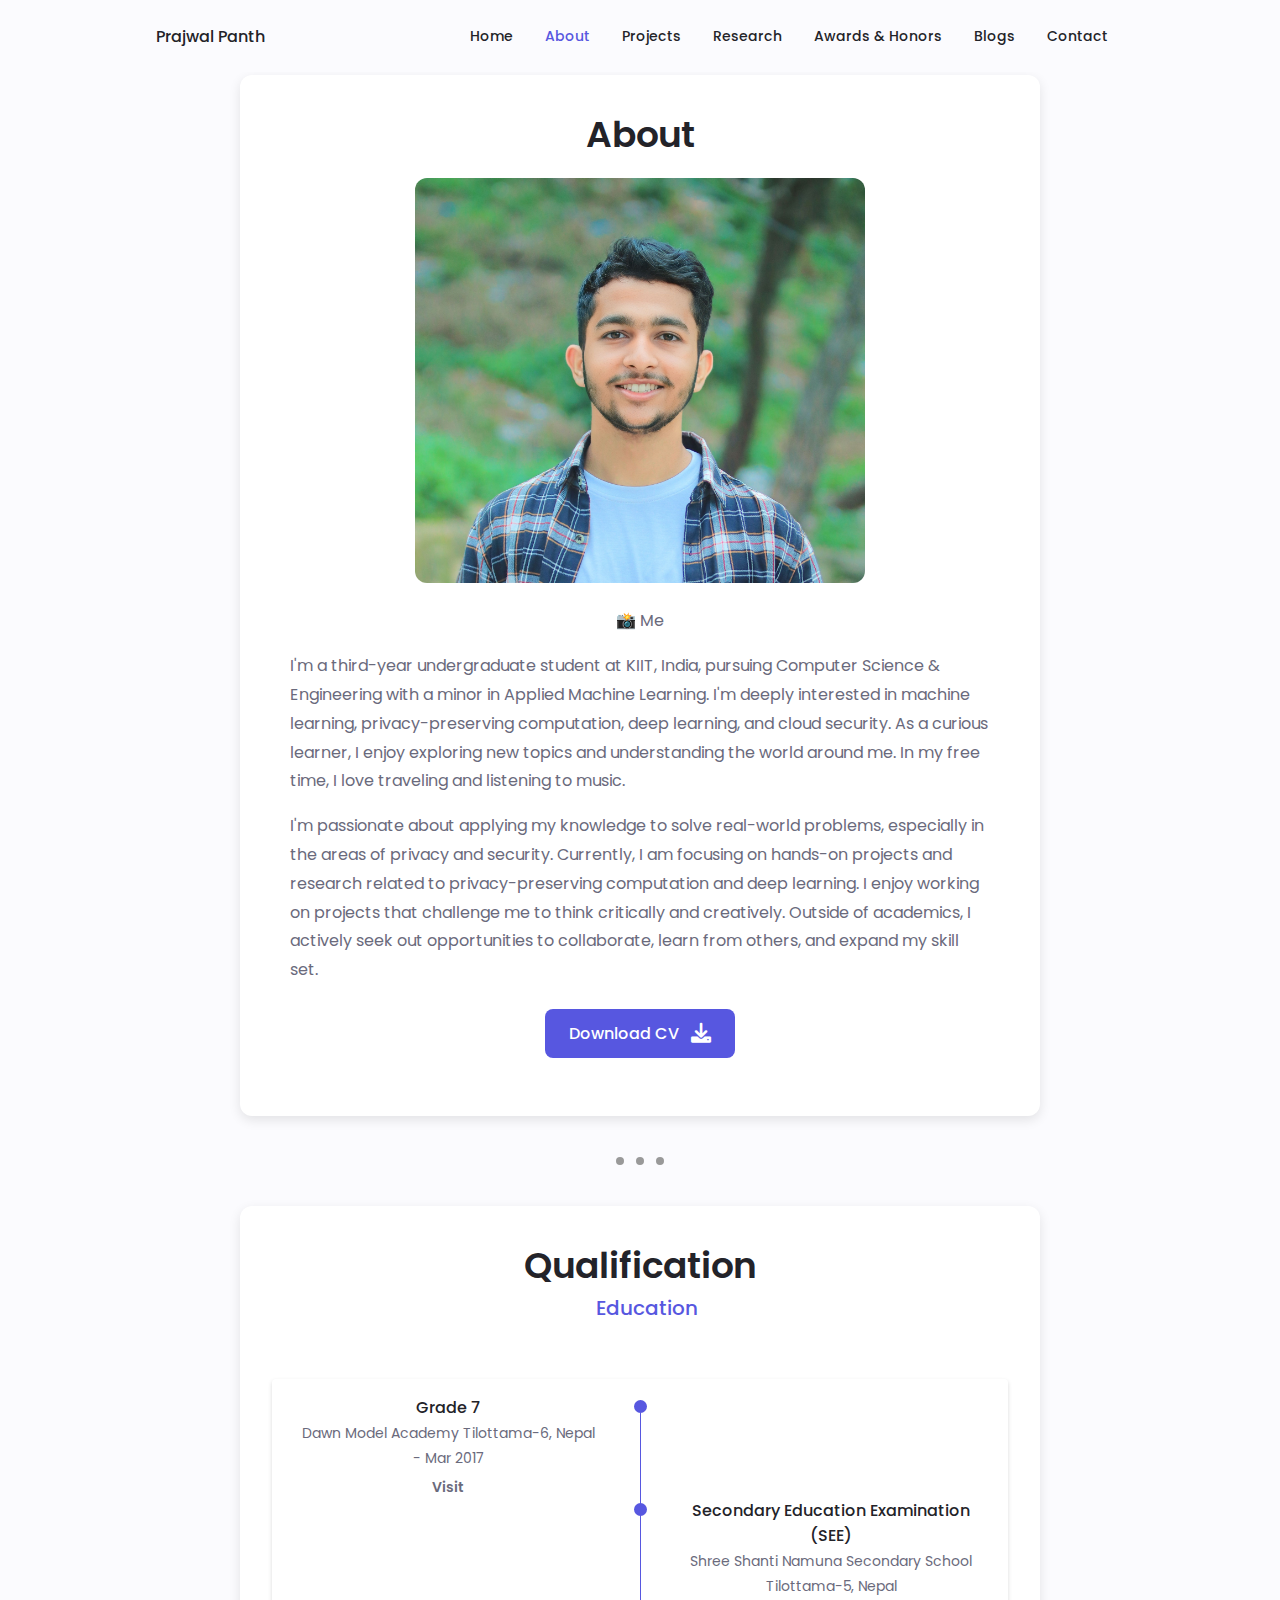
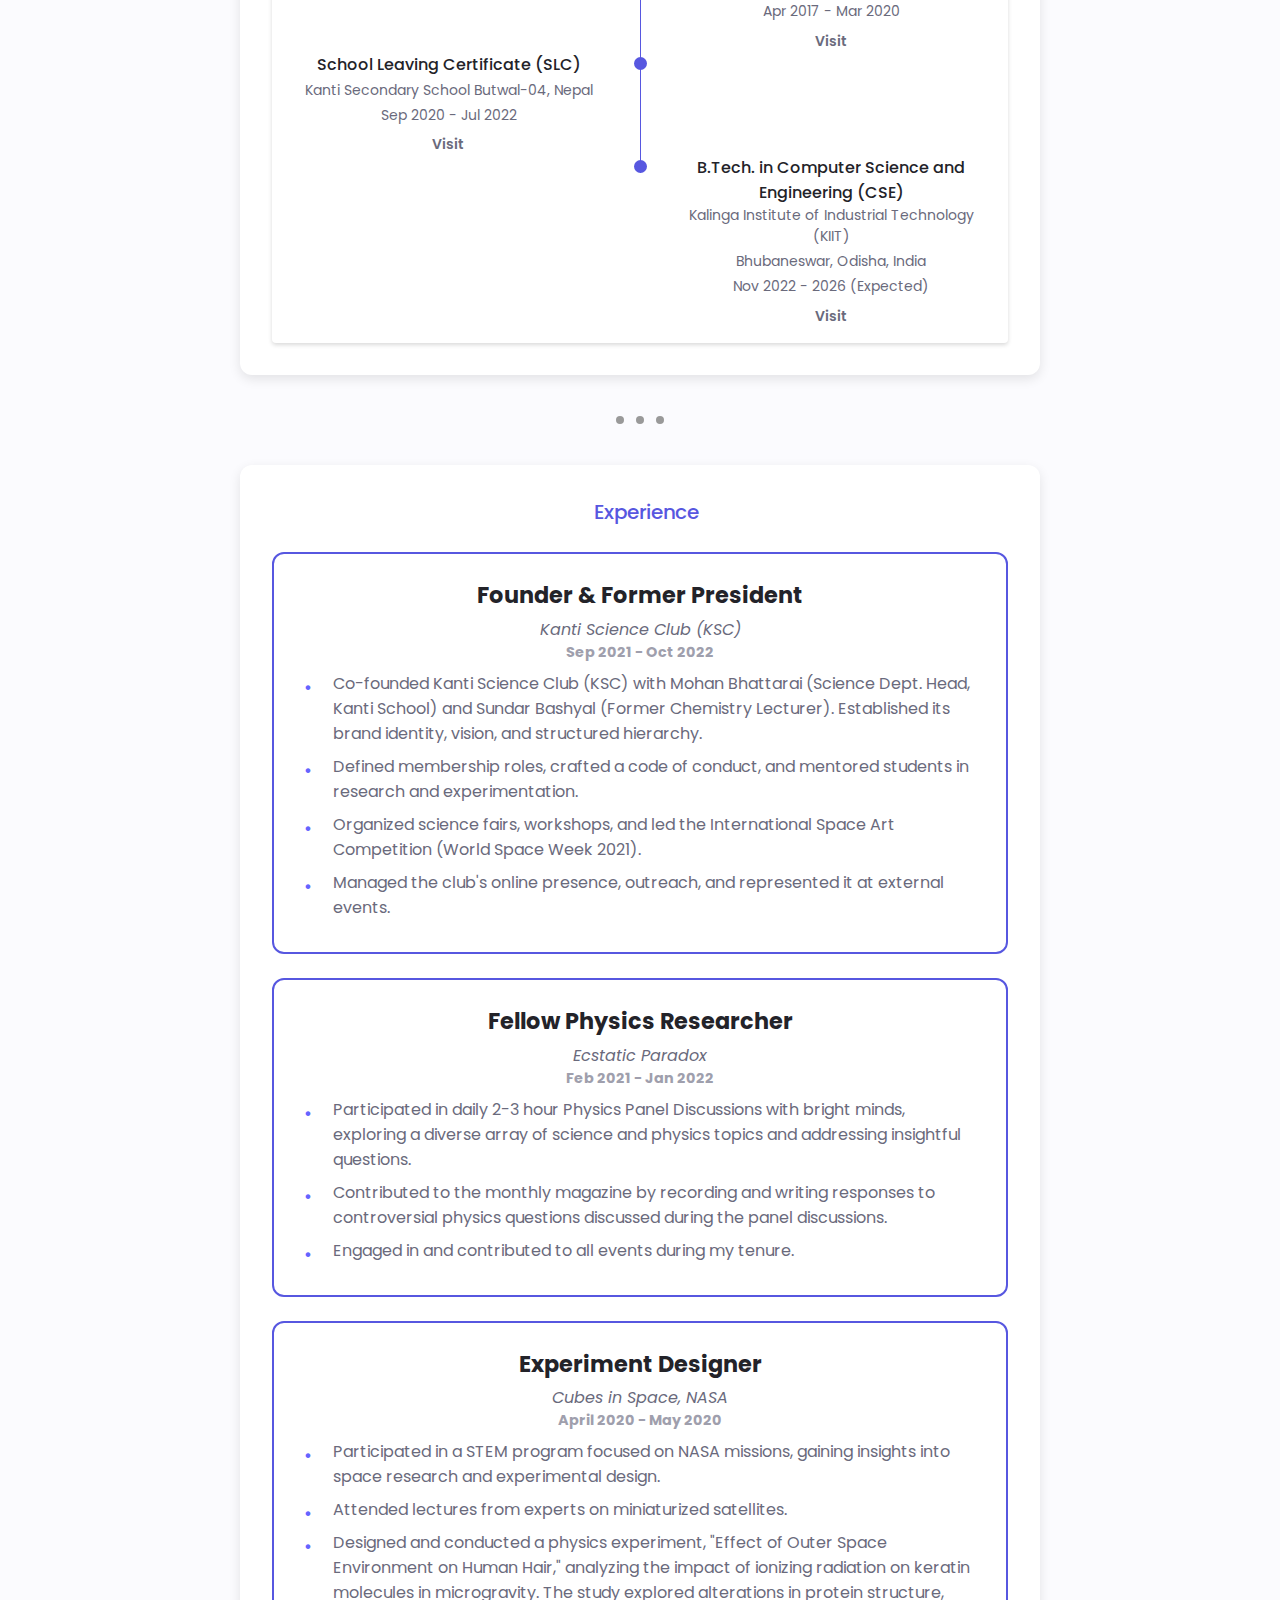
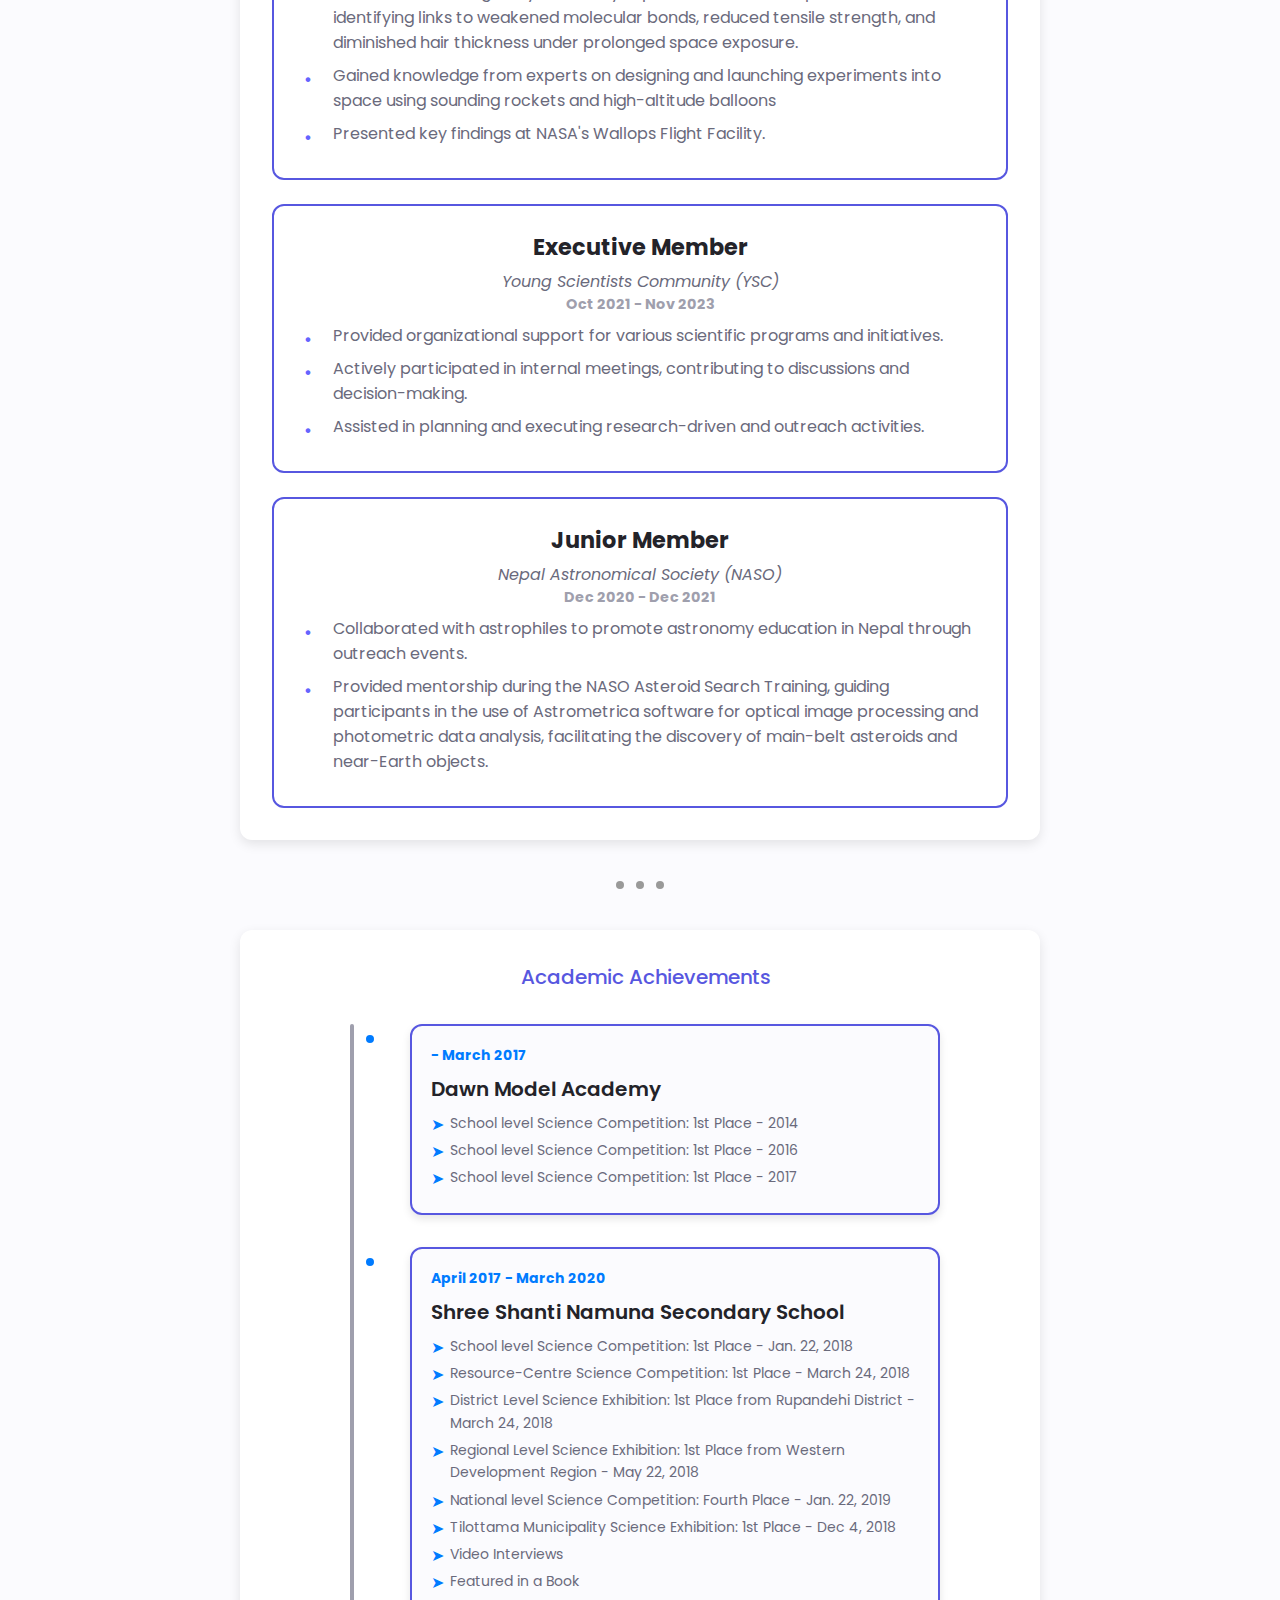
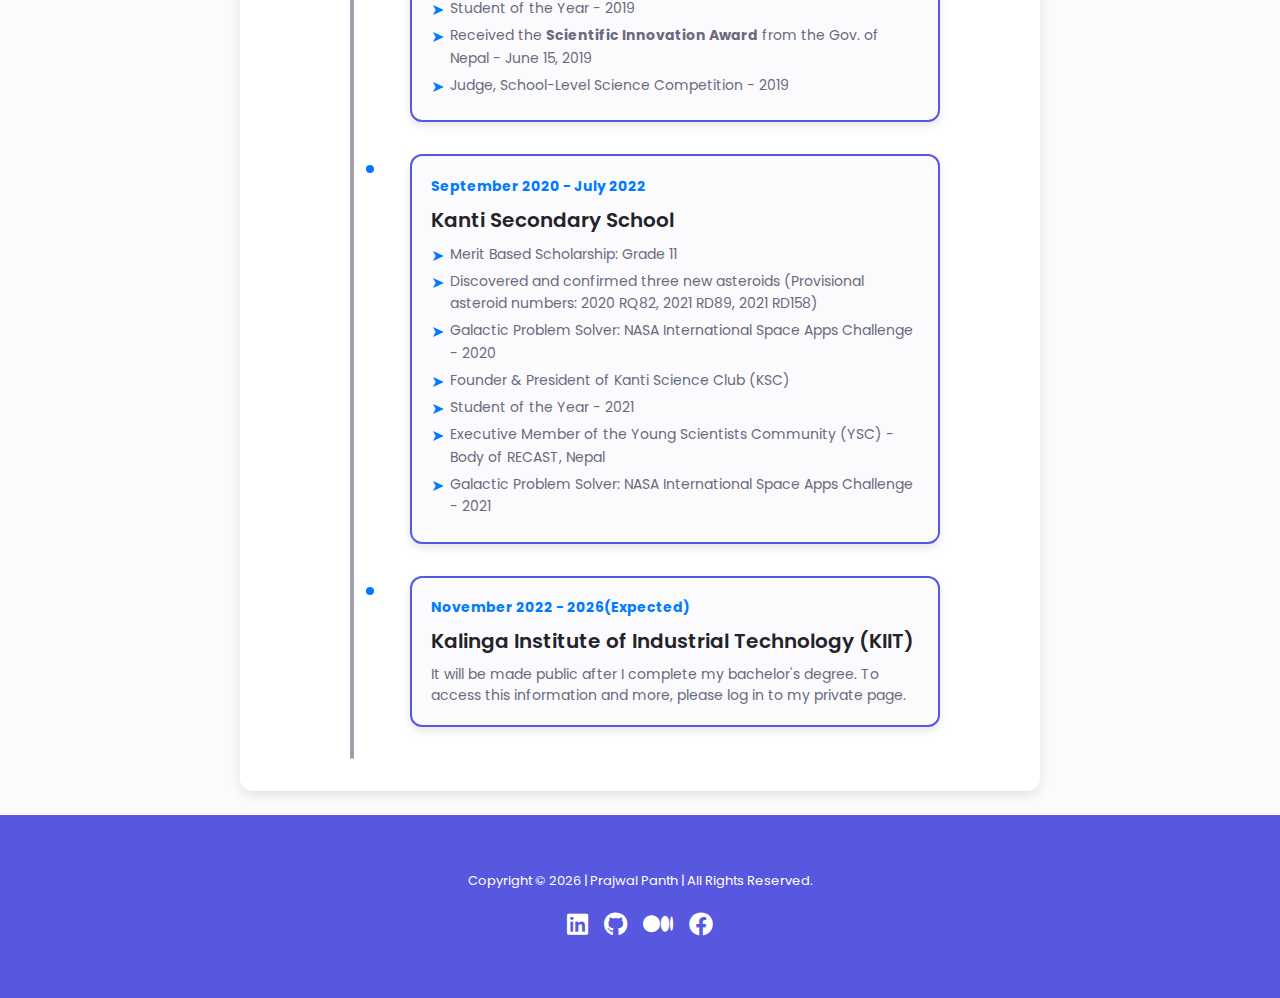
<file: pages/about.html>
<!DOCTYPE html>
<html lang="en">
  <head>
    <meta charset="UTF-8" />
    <meta http-equiv="X-UA-Compatible" content="IE=edge" />
    <meta name="viewport" content="width=device-width, initial-scale=1.0" />
    <title>About | Prajwal Panth</title>

    <!-- Favicon link (PNG) -->
    <link rel="icon" href="../assets/img/logo.ico" type="image/x-icon" />

    <!-- Core CSS -->
    <link rel="stylesheet" href="../assets/css/styles.css" />
    <!-- Necessary Icons: unicons.iconscout for content & cdnjs for footer -->
    <link
      rel="stylesheet"
      href="https://unicons.iconscout.com/release/v4.0.8/css/line.css"
    />
    <link
      rel="stylesheet"
      href="https://cdnjs.cloudflare.com/ajax/libs/font-awesome/6.0.0/css/all.min.css"
    />
  </head>

  <body oncontextmenu="return false">
    <!-- Navigation -->
    <header class="header" id="header">
      <nav class="nav container">
        <a href="../index.html" class="nav__logo">Prajwal Panth</a>
        <div class="nav__menu" id="nav-menu">
          <ul class="nav__list grid">
            <li class="nav__item">
              <a href="../index.html" class="nav__link active-link">
                <i class="uil uil-estate nav__icon"></i>Home
              </a>
            </li>
            <li class="nav__item">
              <a href="about.html" class="nav__link">
                <i class="uil uil-user nav__icon"></i>About
              </a>
            </li>
            <li class="nav__item">
              <a href="projects.html" class="nav__link">
                <i class="uil uil-scenery nav__icon"></i>Projects
              </a>
            </li>
            <li class="nav__item">
              <a href="research.html" class="nav__link">
                <i class="uil uil-flask nav__icon"></i>Research
              </a>
            </li>
            <li class="nav__item">
              <a href="achievements.html" class="nav__link">
                <i class="uil uil-trophy nav__icon"></i>Awards & Honors
              </a>
            </li>
            <li class="nav__item">
              <a href="blogs.html" class="nav__link">
                <i class="uil uil-pen nav__icon"></i>Blogs
              </a>
            </li>
            <li class="nav__item">
              <a href="contact.html" class="nav__link">
                <i class="uil uil-message nav__icon"></i>Contact
              </a>
            </li>
          </ul>
          <i class="uil uil-times nav__close" id="nav-close"></i>
        </div>

        <div class="nav__btns">
          <!-- Theme change button -->
          <i class="uil uil-moon change-theme" id="theme-button"></i>

          <div class="nav__toggle" id="nav-toggle">
            <i class="uil uil-apps"></i>
          </div>
        </div>
      </nav>
    </header>
    <!-- main-->

    <main class="main">
      <br /><br /><br />
      <!--======================= About========================-->
      <section class="education-section">
        <h2 class="section__title">About</h2>
        <div class="about__container container">
          <!-- Rectangular Image with Rounded Edges -->
          <img
            src="../assets/img/profile.jpg"
            alt="Profile Picture"
            class="profile-image"
          />
          <p class="about__description">📸 Me</p>
          <!-- First Paragraph -->
          <p class="about__description">
            I'm a third-year undergraduate student at KIIT, India, pursuing
            Computer Science & Engineering with a minor in Applied Machine
            Learning. I'm deeply interested in machine learning,
            privacy-preserving computation, deep learning, and cloud security.
            As a curious learner, I enjoy exploring new topics and understanding
            the world around me. In my free time, I love traveling and listening
            to music.
          </p>

          <!-- Second Paragraph -->
          <p class="about__description">
            I'm passionate about applying my knowledge to solve real-world
            problems, especially in the areas of privacy and security.
            Currently, I am focusing on hands-on projects and research related
            to privacy-preserving computation and deep learning. I enjoy working
            on projects that challenge me to think critically and creatively.
            Outside of academics, I actively seek out opportunities to
            collaborate, learn from others, and expand my skill set.
          </p>

          <!-- Download CV Button -->
          <div class="about__buttons">
            <a
              download="Prajwal_Panth_CV.pdf"
              href="../assets/CV/Prajwal_Panth_CV.pdf"
              class="button button--flex"
            >
              Download CV <i class="fas fa-download button__icon"></i>
            </a>
          </div>
        </div>
      </section>

      <br />
      <div class="loading-dots">
        <div class="dot"></div>
        <div class="dot"></div>
        <div class="dot"></div>
      </div>
      <br />
      <!--==================== Education ==================-->
      <section class="education-section">
        <h2 class="section__title">Qualification</h2>

        <div
          class="qualification__container container grid services__container"
        >
          <div class="qualification__tabs">
            <div
              class="qualification__button button--flex qualification__active"
              data-target="#education"
            >
              <i class="uil uil-graduation-cap qualification__icon"></i>
              Education
            </div>
          </div>

          <div class="qualification__sections">
            <!--====== Educational Institutes ======-->
            <div
              class="qualification__content qualifiation__active services__content"
              data-content
              id="education"
            >
              <!--====== Education 1 ======-->
              <div class="qualification__data">
                <div>
                  <h3 class="qualification__title">Grade 7</h3>
                  <span class="qualification__subtitle">
                    <i class="uil uil-university"></i> Dawn Model Academy</span
                  >
                  <span class="qualification__subtitle"
                    ><i class="uil uil-map-marker"></i> Tilottama-6, Nepal</span
                  >
                  <div>
                    <span class="qualification__subtitle"
                      ><i class="uil uil-calendar-alt"></i> - Mar 2017</span
                    >
                  </div>
                  <a
                    href="https://dawn.edu.np/"
                    class="visit-school"
                    target="_blank"
                  >
                    <i class="uil uil-university"></i>Visit
                    <i class="uil uil-arrow-right"></i>
                  </a>
                </div>

                <div>
                  <span class="qualification__rounder"></span>
                  <span class="qualification__line"></span>
                </div>
              </div>

              <!--====== Qualification 2 ======-->
              <div class="qualification__data">
                <div></div>

                <div>
                  <span class="qualification__rounder"></span>
                  <span class="qualification__line"></span>
                </div>
                <div>
                  <h3 class="qualification__title">
                    Secondary Education Examination (SEE)
                  </h3>
                  <span class="qualification__subtitle"
                    ><i class="uil uil-university"></i> Shree Shanti Namuna
                    Secondary School</span
                  >
                  <span class="qualification__subtitle"
                    ><i class="uil uil-map-marker"></i> Tilottama-5, Nepal</span
                  >
                  <div>
                    <span class="qualification__subtitle"
                      ><i class="uil uil-calendar-alt"></i> Apr 2017 - Mar
                      2020</span
                    >
                  </div>
                  <a
                    href="https://sns.edu.np/"
                    class="visit-school"
                    target="_blank"
                  >
                    <i class="uil uil-university"></i>Visit
                    <i class="uil uil-arrow-right"></i>
                  </a>
                </div>
              </div>

              <!--====== Qualification 3 ======-->
              <div class="qualification__data">
                <div>
                  <h3 class="qualification__title">
                    School Leaving Certificate (SLC)
                  </h3>

                  <span class="qualification__subtitle"
                    ><i class="uil uil-university"></i> Kanti Secondary
                    School</span
                  >

                  <span class="qualification__subtitle"
                    ><i class="uil uil-map-marker"></i> Butwal-04, Nepal</span
                  >
                  <div>
                    <span class="qualification__subtitle"
                      ><i class="uil uil-calendar-alt"></i> Sep 2020 - Jul
                      2022</span
                    >
                  </div>
                  <a
                    href="https://en.wikipedia.org/wiki/Kanti_Higher_Secondary_School/"
                    class="visit-school"
                    target="_blank"
                  >
                    <i class="uil uil-university"></i>Visit
                    <i class="uil uil-arrow-right"></i>
                  </a>
                </div>

                <div>
                  <span class="qualification__rounder"></span>
                  <span class="qualification__line"></span>
                </div>
              </div>

              <!--====== Qualification 4 ======-->
              <div class="qualification__data">
                <div></div>

                <div>
                  <span class="qualification__rounder"></span>
                </div>

                <div>
                  <h3 class="qualification__title">
                    B.Tech. in Computer Science and Engineering (CSE)
                  </h3>

                  <span class="qualification__subtitle"
                    ><i class="uil uil-university"></i> Kalinga Institute of
                    Industrial Technology (KIIT)</span
                  >
                  <span class="qualification__subtitle"
                    ><i class="uil uil-map-marker"></i> Bhubaneswar, Odisha,
                    India</span
                  >
                  <div>
                    <span class="qualification__subtitle"
                      ><i class="uil uil-calendar-alt"></i> Nov 2022 - 2026
                      (Expected)</span
                    >
                  </div>
                  <a
                    href="https://kiit.ac.in/"
                    class="visit-school"
                    target="_blank"
                  >
                    <i class="uil uil-university"></i>Visit
                    <i class="uil uil-arrow-right"></i>
                  </a>
                </div>
              </div>
            </div>
          </div>
        </div>
      </section>
      <!--================== Education Ended ===============-->
      <br />
      <div class="loading-dots">
        <div class="dot"></div>
        <div class="dot"></div>
        <div class="dot"></div>
      </div>
      <br />
      <!--================== Experience ===============-->
      <section class="education-section">
        <div
          class="qualification__button button--flex qualification__active"
          data-target="#education"
        >
          <i class="uil uil-briefcase-alt qualification__icon"></i>
          Experience
        </div>
        <br />
        <div class="prof-exp-container">
          <!--========== Experience 1 ==========-->
          <div class="prof-exp-item">
            <h3 class="prof-exp-title">Founder & Former President</h3>
            <p class="prof-exp-org"><i>Kanti Science Club (KSC)</i></p>
            <p class="prof-exp-date">Sep 2021 - Oct 2022</p>
            <ul class="prof-exp-list">
              <li>
                Co-founded Kanti Science Club (KSC) with Mohan Bhattarai
                (Science Dept. Head, Kanti School) and Sundar Bashyal (Former
                Chemistry Lecturer). Established its brand identity, vision, and
                structured hierarchy.
              </li>
              <li>
                Defined membership roles, crafted a code of conduct, and
                mentored students in research and experimentation.
              </li>
              <li>
                Organized science fairs, workshops, and led the International
                Space Art Competition (World Space Week 2021).
              </li>
              <li>
                Managed the club's online presence, outreach, and represented it
                at external events.
              </li>
            </ul>
          </div>

          <!--========== Experience 2 ==========-->
          <div class="prof-exp-item">
            <h3 class="prof-exp-title">Fellow Physics Researcher</h3>
            <p class="prof-exp-org"><i>Ecstatic Paradox</i></p>
            <p class="prof-exp-date">Feb 2021 - Jan 2022</p>
            <ul class="prof-exp-list">
              <li>
                Participated in daily 2-3 hour Physics Panel Discussions with
                bright minds, exploring a diverse array of science and physics
                topics and addressing insightful questions.
              </li>
              <li>
                Contributed to the monthly magazine by recording and writing
                responses to controversial physics questions discussed during
                the panel discussions.
              </li>
              <li>
                Engaged in and contributed to all events during my tenure.
              </li>
            </ul>
          </div>

          <!--========== Experience 2 ==========-->
          <div class="prof-exp-item">
            <h3 class="prof-exp-title">Experiment Designer</h3>
            <p class="prof-exp-org"><i>Cubes in Space, NASA</i></p>
            <p class="prof-exp-date">April 2020 - May 2020</p>
            <ul class="prof-exp-list">
              <li>
                Participated in a STEM program focused on NASA missions, gaining
                insights into space research and experimental design.
              </li>
              <li>
                Attended lectures from experts on miniaturized satellites.
              </li>
              <li>
                Designed and conducted a physics experiment, "Effect of Outer
                Space Environment on Human Hair," analyzing the impact of
                ionizing radiation on keratin molecules in microgravity. The
                study explored alterations in protein structure, identifying
                links to weakened molecular bonds, reduced tensile strength, and
                diminished hair thickness under prolonged space exposure.
              </li>
              <li>
                Gained knowledge from experts on designing and launching
                experiments into space using sounding rockets and high-altitude
                balloons
              </li>
              <li>Presented key findings at NASA's Wallops Flight Facility.</li>
            </ul>
          </div>


          <!--========== Experience 3 ==========-->
          <div class="prof-exp-item">
            <h3 class="prof-exp-title">Executive Member</h3>
            <p class="prof-exp-org"><i>Young Scientists Community (YSC)</i></p>
            <p class="prof-exp-date">Oct 2021 - Nov 2023</p>
            <ul class="prof-exp-list">
              <li>
                Provided organizational support for various scientific programs
                and initiatives.
              </li>
              <li>
                Actively participated in internal meetings, contributing to
                discussions and decision-making.
              </li>
              <li>
                Assisted in planning and executing research-driven and outreach
                activities.
              </li>
            </ul>
          </div>

          <!--========== Experience 4 ==========-->
          <div class="prof-exp-item">
            <h3 class="prof-exp-title">Junior Member</h3>
            <p class="prof-exp-org">
              <i> Nepal Astronomical Society (NASO)</i>
            </p>
            <p class="prof-exp-date">Dec 2020 - Dec 2021</p>
            <ul class="prof-exp-list">
              <li>
                Collaborated with astrophiles to promote astronomy education in
                Nepal through outreach events.
              </li>
              <li>
                Provided mentorship during the NASO Asteroid Search Training,
                guiding participants in the use of Astrometrica software for
                optical image processing and photometric data analysis,
                facilitating the discovery of main-belt asteroids and near-Earth
                objects.
              </li>
            </ul>
          </div>          
        </div>
      </section>

      <br />
      <div class="loading-dots">
        <div class="dot"></div>
        <div class="dot"></div>
        <div class="dot"></div>
      </div>
      <br />
      <!--================== Academic Achievements ===============-->
      <section class="education-section">
        <div
          class="qualification__button button--flex qualification__active"
          data-target="#education"
        >
          <i class="uil uil-trophy qualification__icon"></i>
          Academic Achievements
        </div>
        <div class="timeline">
          <div class="timeline-item">
            <div class="timeline-dot"></div>
            <div class="timeline-content">
              <span class="timeline-date">- March 2017</span>
              <h3>Dawn Model Academy</h3>
              <ul>
                <li>School level Science Competition: 1st Place - 2014</li>
                <li>School level Science Competition: 1st Place - 2016</li>
                <li>School level Science Competition: 1st Place - 2017</li>
              </ul>
            </div>
          </div>

          <div class="timeline-item">
            <div class="timeline-dot"></div>
            <div class="timeline-content">
              <span class="timeline-date">April 2017 - March 2020</span>
              <h3>Shree Shanti Namuna Secondary School</h3>
              <ul>
                <li>
                  School level Science Competition: 1st Place - Jan. 22, 2018
                </li>
                <li>
                  Resource-Centre Science Competition: 1st Place - March 24,
                  2018
                </li>
                <li>
                  District Level Science Exhibition: 1st Place from Rupandehi
                  District - March 24, 2018
                </li>
                <li>
                  Regional Level Science Exhibition: 1st Place from Western
                  Development Region - May 22, 2018
                </li>
                <li>
                  National level Science Competition: Fourth Place - Jan. 22,
                  2019
                </li>
                <li>
                  Tilottama Municipality Science Exhibition: 1st Place - Dec 4,
                  2018
                </li>
                <li>
                  Video Interviews
                </li>
                <li>
                  Featured in a Book 
                </li>                                
                <li>Student of the Year - 2019</li>
                <li>
                  Received the <b>Scientific Innovation Award</b> from the Gov.
                  of Nepal - June 15, 2019
                </li>
                <li>Judge, School-Level Science Competition - 2019</li>
              </ul>
            </div>
          </div>

          <div class="timeline-item">
            <div class="timeline-dot"></div>
            <div class="timeline-content">
              <span class="timeline-date">September 2020 - July 2022</span>
              <h3>Kanti Secondary School</h3>
              <ul>
                <li>Merit Based Scholarship: Grade 11</li>
                <li>
                  Discovered and confirmed three new asteroids (Provisional
                  asteroid numbers: 2020 RQ82, 2021 RD89, 2021 RD158)
                </li>
                <li>
                  Galactic Problem Solver: NASA International Space Apps
                  Challenge - 2020
                </li>
                <li>Founder & President of Kanti Science Club (KSC)</li>
                <li>Student of the Year - 2021</li>
                <li>
                  Executive Member of the Young Scientists Community (YSC) -
                  Body of RECAST, Nepal
                </li>
                <li>
                  Galactic Problem Solver: NASA International Space Apps
                  Challenge - 2021
                </li>
              </ul>
            </div>
          </div>

          <div class="timeline-item">
            <div class="timeline-dot"></div>
            <div class="timeline-content">
              <span class="timeline-date">November 2022 - 2026(Expected)</span>
              <h3>Kalinga Institute of Industrial Technology (KIIT)</h3>
              <p>
                It will be made public after I complete my bachelor's degree. To
                access this information and more, please log in to my private
                page.
              </p>
            </div>
          </div>
        </div>
      </section>
    </main>
    <!--================== Footer ===============-->
    <footer class="footer">
      <div class="footer__bg">
        <div class="footer__container container">
          <p class="footer__copyright">
            <a
              href="../index.html"
              style="text-decoration: none; color: inherit"
            >
              Copyright © <span id="currentYear"></span> | Prajwal Panth | All
              Rights Reserved.
            </a>
          </p>
          <div class="footer__social">
            <a
              href="https://www.linkedin.com/in/prajwal-panth/"
              target="_blank"
              class="footer__social-link"
            >
              <i class="fa-brands fa-linkedin"></i>
            </a>
            <a
              href="https://github.com/prajwal-panth"
              target="_blank"
              class="footer__social-link"
            >
              <i class="fa-brands fa-github"></i>
            </a>
            <a
              href="https://medium.com/@prajwal_panth"
              target="_blank"
              class="footer__social-link"
            >
              <i class="fa-brands fa-medium"></i>
            </a>
            <a
              href="https://www.facebook.com/panth.prajwal"
              target="_blank"
              class="footer__social-link"
            >
              <i class="fa-brands fa-facebook"></i>
            </a>
          </div>
        </div>
      </div>
    </footer>

    <script>
      // Automatically update the year
      document.getElementById("currentYear").textContent =
        new Date().getFullYear();
    </script>
    <!--================== SCROLL TOP ==================-->
    <a href="#" class="scrollup" id="scroll-up">
      <i class="uil uil-arrow-up scrollup__icon"></i>
    </a>
    <!--================== Core JS ==================-->
    <script src="../assets/js/theme&swiper.js"></script>
    <script src="../assets/js/main.js"></script>
  </body>
</html>
</file>
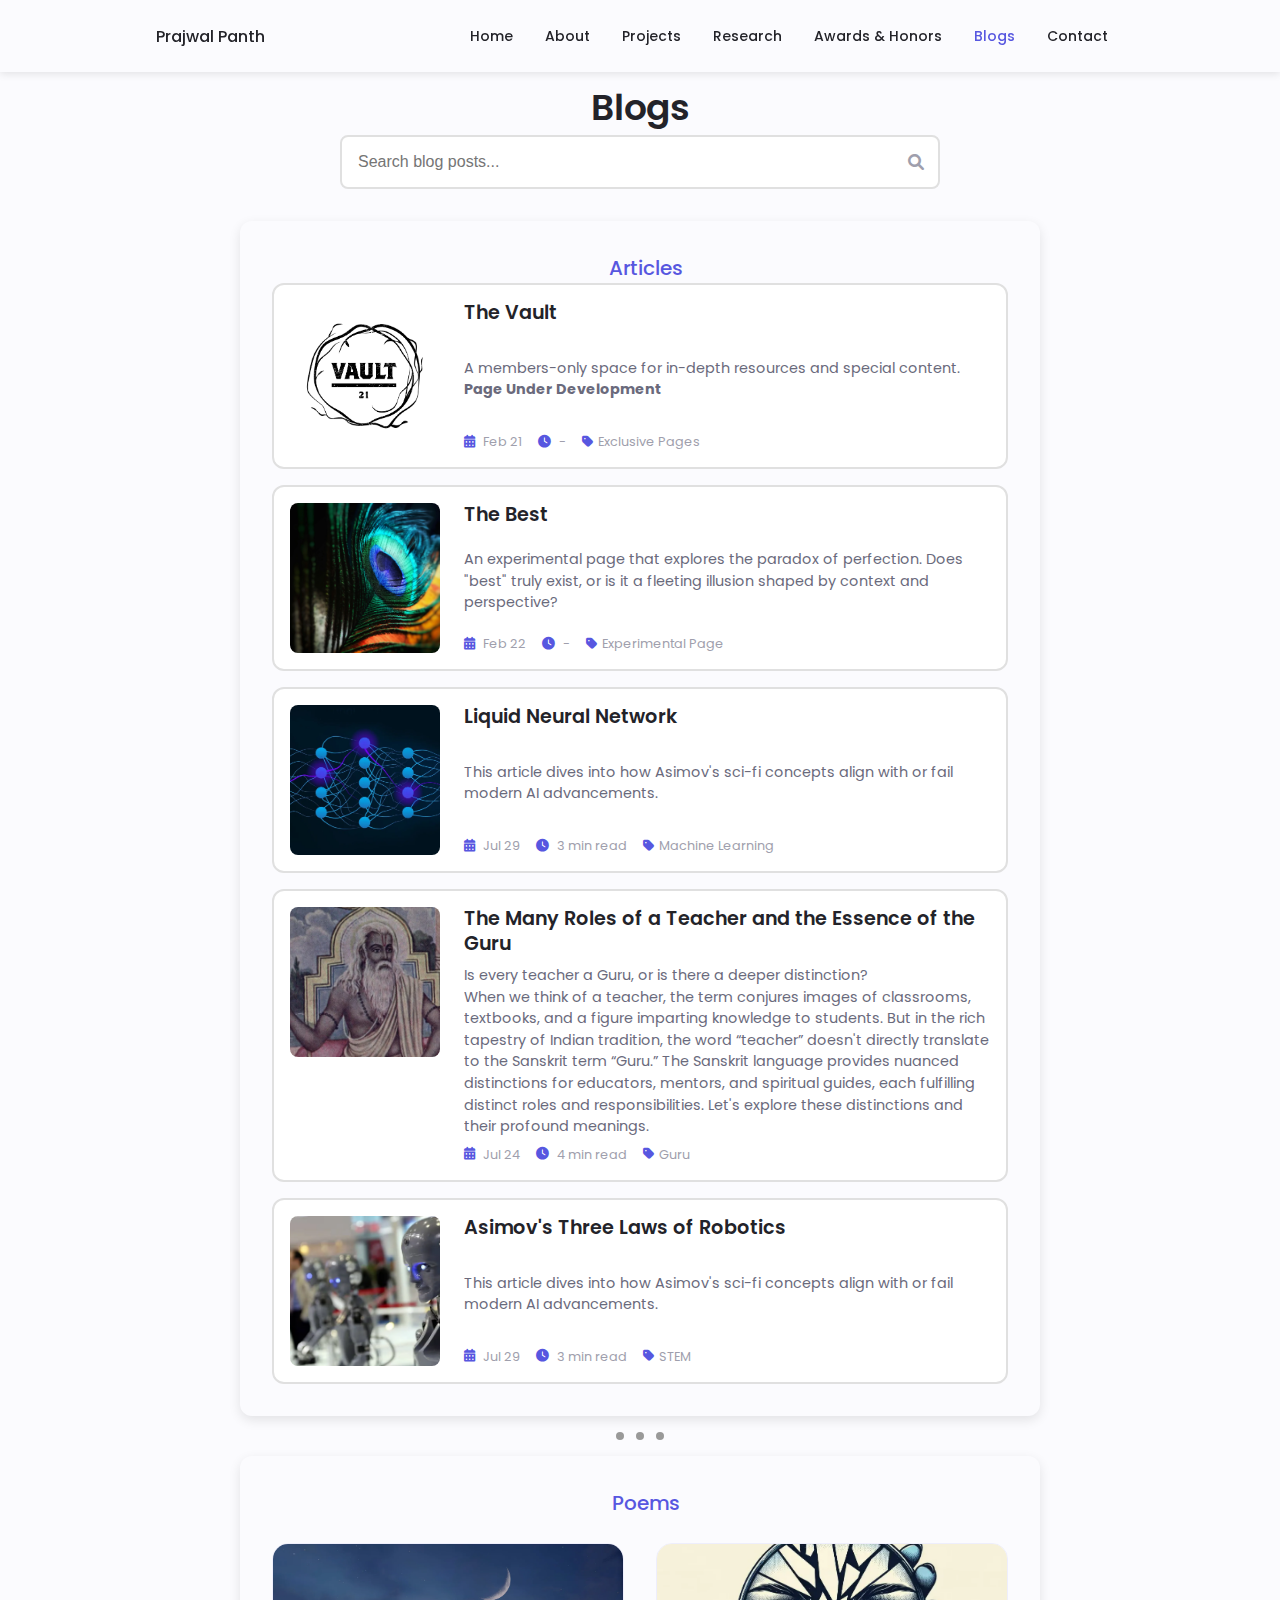
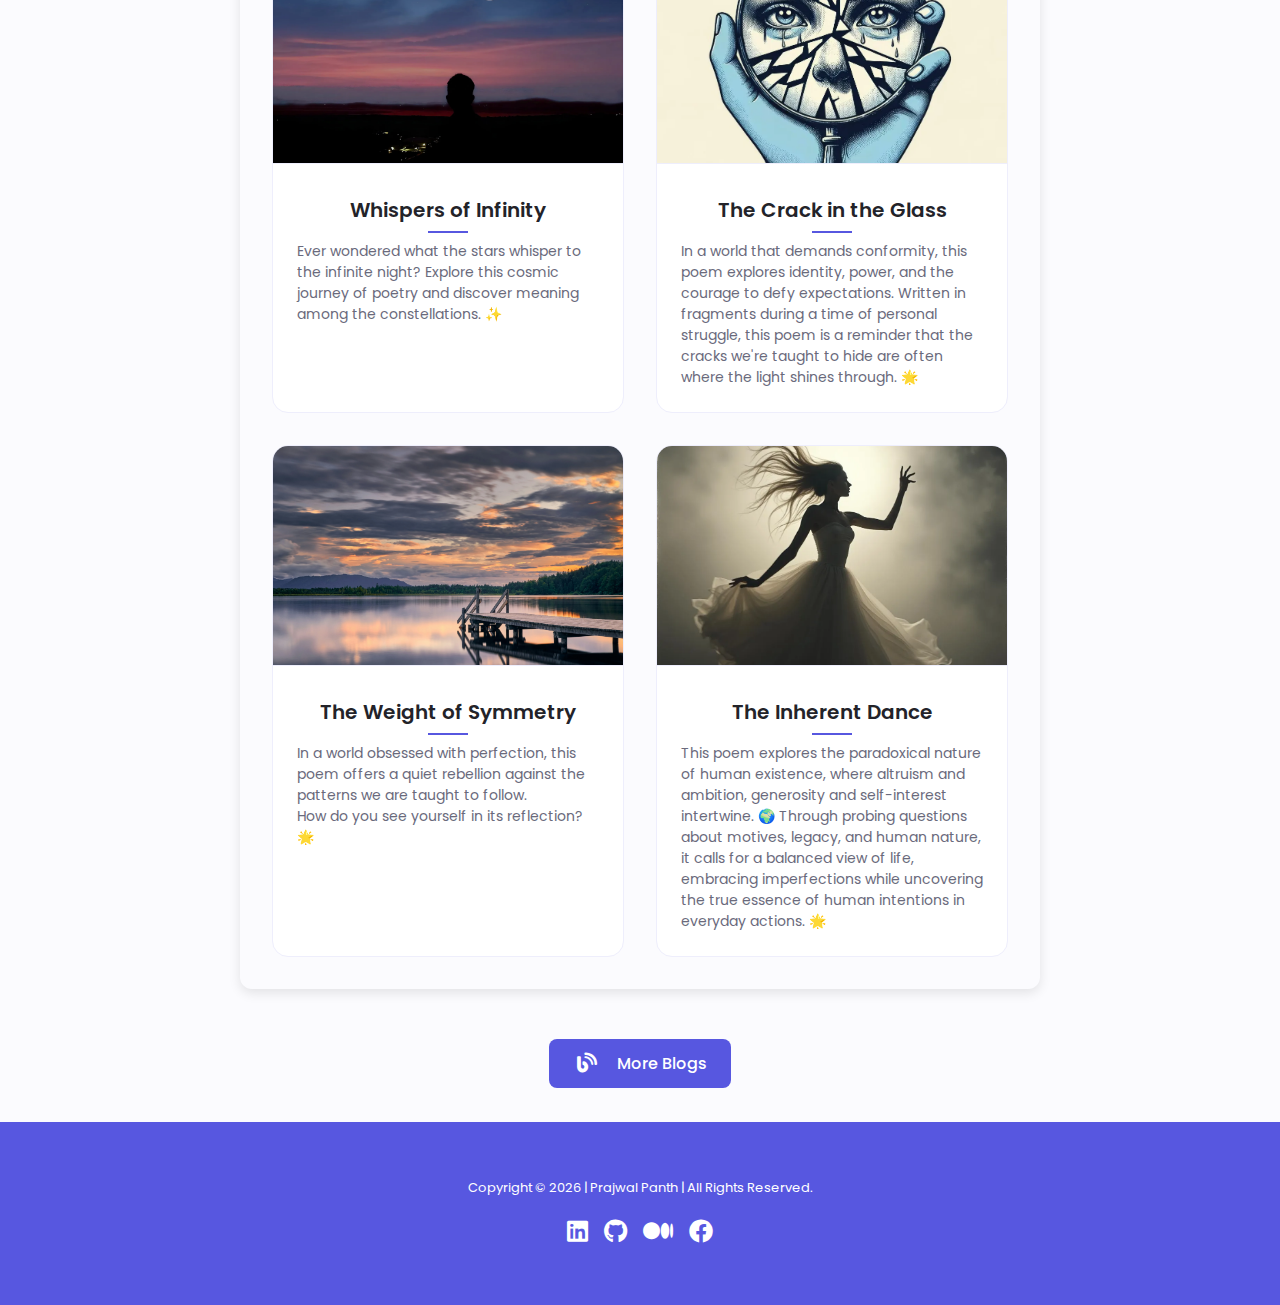
<file: pages/blogs.html>
<!DOCTYPE html>
<html lang="en">
  <head>
    <meta charset="UTF-8" />
    <meta http-equiv="X-UA-Compatible" content="IE=edge" />
    <meta name="viewport" content="width=device-width, initial-scale=1.0" />
    <title>Blogs | Prajwal Panth</title>

    <!-- Favicon link (PNG) -->
    <link rel="icon" href="../assets/img/logo.ico" type="image/x-icon" />

    <!--==============Page Specific CSS: Top Level==============-->
    <link rel="stylesheet" href="../assets/css/blogs1.css" />
    <!--==============CORE CSS==============-->
    <link rel="stylesheet" href="../assets/css/styles.css" />
    <!-- Necessary Icons: unicons.iconscout for content & cdnjs for footer -->
    <link
      rel="stylesheet"
      href="https://unicons.iconscout.com/release/v4.0.8/css/line.css"
    />
    <link
      rel="stylesheet"
      href="https://cdnjs.cloudflare.com/ajax/libs/font-awesome/6.0.0/css/all.min.css"
    />
  </head>

  <body oncontextmenu="return false">
    <!-- Navigation -->
    <header class="header" id="header">
      <nav class="nav container">
        <a href="../index.html" class="nav__logo">Prajwal Panth</a>
        <div class="nav__menu" id="nav-menu">
          <ul class="nav__list grid">
            <li class="nav__item">
              <a href="../index.html" class="nav__link active-link">
                <i class="uil uil-estate nav__icon"></i>Home
              </a>
            </li>
            <li class="nav__item">
              <a href="about.html" class="nav__link">
                <i class="uil uil-user nav__icon"></i>About
              </a>
            </li>
            <li class="nav__item">
              <a href="projects.html" class="nav__link">
                <i class="uil uil-scenery nav__icon"></i>Projects
              </a>
            </li>
            <li class="nav__item">
              <a href="research.html" class="nav__link">
                <i class="uil uil-flask nav__icon"></i>Research
              </a>
            </li>
            <li class="nav__item">
              <a href="achievements.html" class="nav__link">
                <i class="uil uil-trophy nav__icon"></i>Awards & Honors
              </a>
            </li>
            <li class="nav__item">
              <a href="blogs.html" class="nav__link">
                <i class="uil uil-pen nav__icon"></i>Blogs
              </a>
            </li>
            <li class="nav__item">
              <a href="contact.html" class="nav__link">
                <i class="uil uil-message nav__icon"></i>Contact
              </a>
            </li>
          </ul>
          <i class="uil uil-times nav__close" id="nav-close"></i>
        </div>

        <div class="nav__btns">
          <!-- Theme change button -->
          <i class="uil uil-moon change-theme" id="theme-button"></i>

          <div class="nav__toggle" id="nav-toggle">
            <i class="uil uil-apps"></i>
          </div>
        </div>
      </nav>
    </header>
    <!-- main-->

    <main class="main">
      <!--=================== Blogs ===================-->

      <h2 class="section__title">Blogs</h2>

      <div class="blog-search">
        <input
          type="text"
          class="blog-search__input"
          placeholder="Search blog posts..."
          aria-label="Search blog posts"
        />
        <i class="fas fa-search blog-search__icon"></i>
      </div>
      <section class="blog-section">
        <div
          class="qualification__button button--flex qualification__active"
          data-target="#education"
        >
          <i class="uil uil-file-alt qualification__icon"></i>
          Articles
        </div>
        <section class="blog-grid">
          <!-- Blog Post 1 -->
          <article
            class="blog-card"
            onclick="window.location.href='../pages/blogs/exclusive.html'"
            title="The Vault"
          >
            <span class="blog-card__tooltip">Featured Post</span>
            <img
              src="../assets/img/blogs/blog5.webp"
              alt="Vault"
              class="blog-card__image"
            />
            <div class="blog-card__content">
              <h2 class="blog-card__title">The Vault</h2>
              <p class="blog-card__excerpt">
                A members-only space for in-depth resources and special content.
                <strong>Page Under Development</strong>
              </p>
              <div class="blog-card__meta">
                <span class="meta-item date"
                  ><i class="fas fa-calendar-alt"></i>Feb 21</span
                >
                <span class="meta-item read-time"
                  ><i class="fas fa-clock"></i>-</span
                >
                <span class="meta-item tag"
                  ><i class="fas fa-tag blog-meta-icon"></i>Exclusive
                  Pages</span
                >
              </div>
            </div>
          </article>
          <!-- Blog Post 2 -->
          <article
            class="blog-card"
            onclick="window.location.href='../pages/blogs/best.html'"
            title="The Best"
          >
            <span class="blog-card__tooltip">Featured Post</span>
            <img
              src="../assets/img/blogs/blog6.webp"
              alt="Best"
              class="blog-card__image"
            />
            <div class="blog-card__content">
              <h2 class="blog-card__title">The Best</h2>
              <p class="blog-card__excerpt">
                An experimental page that explores the paradox of perfection.
                Does "best" truly exist, or is it a fleeting illusion shaped by
                context and perspective?
              </p>
              <div class="blog-card__meta">
                <span class="meta-item date"
                  ><i class="fas fa-calendar-alt"></i>Feb 22</span
                >
                <span class="meta-item read-time"
                  ><i class="fas fa-clock"></i>-</span
                >
                <span class="meta-item tag"
                  ><i class="fas fa-tag blog-meta-icon"></i>Experimental
                  Page</span
                >
              </div>
            </div>
          </article>
          <!-- Blog Post 3 -->
          <article
            class="blog-card"
            onclick="window.location.href='../pages/blogs/LNN.html'"
            title="Liquid Neural Network"
          >
            <span class="blog-card__tooltip">New Post</span>
            <img
              src="../assets/img/blogs/blog7.webp"
              alt="Liquid Neural Network"
              class="blog-card__image"
            />
            <div class="blog-card__content">
              <h2 class="blog-card__title">Liquid Neural Network</h2>
              <p class="blog-card__excerpt">
                This article dives into how Asimov's sci-fi concepts align with
                or fail modern AI advancements.
              </p>
              <div class="blog-card__meta">
                <span class="meta-item date"
                  ><i class="fas fa-calendar-alt"></i>Jul 29</span
                >
                <span class="meta-item read-time"
                  ><i class="fas fa-clock"></i>3 min read</span
                >
                <span class="meta-item tag"
                  ><i class="fas fa-tag blog-meta-icon"></i>Machine Learning</span
                >
              </div>
            </div>
          </article>
          <!-- Blog Post 4 -->
          <article
            class="blog-card"
            onclick="window.location.href='https:\\/medium.com/@prajwal_panth/the-many-roles-of-a-teacher-and-the-essence-of-the-guru-c5742735ebc7'"
            title="The Many Roles of a Teacher and the Essence of the Guru"
          >
            <span class="blog-card__tooltip">New Post</span>
            <img
              src="../assets/img/blogs/blog8.webp"
              alt="Guru"
              class="blog-card__image"
            />
            <div class="blog-card__content">
              <h2 class="blog-card__title">
                The Many Roles of a Teacher and the Essence of the Guru
              </h2>
              <p class="blog-card__excerpt">
                Is every teacher a Guru, or is there a deeper distinction?
                <br />
                When we think of a teacher, the term conjures images of
                classrooms, textbooks, and a figure imparting knowledge to
                students. But in the rich tapestry of Indian tradition, the word
                “teacher” doesn't directly translate to the Sanskrit term
                “Guru.” The Sanskrit language provides nuanced distinctions for
                educators, mentors, and spiritual guides, each fulfilling
                distinct roles and responsibilities. Let's explore these
                distinctions and their profound meanings.
              </p>
              <div class="blog-card__meta">
                <span class="meta-item date"
                  ><i class="fas fa-calendar-alt"></i>Jul 24</span
                >
                <span class="meta-item read-time"
                  ><i class="fas fa-clock"></i>4 min read</span
                >
                <span class="meta-item tag"
                  ><i class="fas fa-tag blog-meta-icon"></i>Guru</span
                >
              </div>
            </div>
          </article>
          <!-- Blog Post 5 -->
          <article
            class="blog-card"
            onclick="window.location.href='https:/\/medium.com/@prajwal_panth/asimovs-three-laws-of-robotics-9b57fc2bfe3b'"
            title="Asimov's Three Laws of Robotics"
          >
            <span class="blog-card__tooltip">New Post</span>
            <img
              src="../assets/img/blogs/blog9.webp"
              alt="Robot"
              class="blog-card__image"
            />
            <div class="blog-card__content">
              <h2 class="blog-card__title">Asimov's Three Laws of Robotics</h2>
              <p class="blog-card__excerpt">
                This article dives into how Asimov's sci-fi concepts align with
                or fail modern AI advancements.
              </p>
              <div class="blog-card__meta">
                <span class="meta-item date"
                  ><i class="fas fa-calendar-alt"></i>Jul 29</span
                >
                <span class="meta-item read-time"
                  ><i class="fas fa-clock"></i>3 min read</span
                >
                <span class="meta-item tag"
                  ><i class="fas fa-tag blog-meta-icon"></i>STEM</span
                >
              </div>
            </div>
          </article>
        </section>
      </section>
      <div class="loading-dots">
        <div class="dot"></div>
        <div class="dot"></div>
        <div class="dot"></div>
      </div>
      <section class="blog-section">
        <div
          class="qualification__button button--flex qualification__active"
          data-target="#education"
        >
          <i class="uil uil-pen qualification__icon"></i>
          Poems
        </div>
        <br />
        <div class="portfolio">
          <div class="card">
            <!-- inside <a after href: target="_blank" before styles-->
            <a
              href="https://medium.com/catharsis-chronicles/whispers-of-infinity-c595327e7e5b"
              style="text-decoration: none; color: inherit"
            >
              <img src="../assets/img/blogs/blog1.webp" alt="Project Image" />
              <div class="card-content">
                <h3>Whispers of Infinity</h3>
                <p>
                  Ever wondered what the stars whisper to the infinite night?
                  Explore this cosmic journey of poetry and discover meaning
                  among the constellations. ✨
                </p>
              </div>
            </a>
          </div>

          <div class="card">
            <a
              href="https://medium.com/catharsis-chronicles/the-crack-in-the-glass-fffa14a29108"
              style="text-decoration: none; color: inherit"
            >
              <img src="../assets/img/blogs/blog2.webp" alt="Project Image" />
              <div class="card-content">
                <h3>The Crack in the Glass</h3>
                <p>
                  In a world that demands conformity, this poem explores
                  identity, power, and the courage to defy expectations. Written
                  in fragments during a time of personal struggle, this poem is
                  a reminder that the cracks we're taught to hide are often
                  where the light shines through. 🌟
                </p>
              </div>
            </a>
          </div>

          <div class="card">
            <a
              href="https://medium.com/catharsis-chronicles/the-weight-of-symmetry-f72891bce433"
              style="text-decoration: none; color: inherit"
            >
              <img src="../assets/img/blogs/blog3.webp" alt="Project Image" />
              <div class="card-content">
                <h3>The Weight of Symmetry</h3>
                <p>
                  In a world obsessed with perfection, this poem offers a quiet
                  rebellion against the patterns we are taught to follow. <br />
                  How do you see yourself in its reflection? 🌟
                </p>
              </div>
            </a>
          </div>

          <div class="card">
            <a
              href="https://medium.com/catharsis-chronicles/the-inherent-dance-cce1a7ed9683"
              style="text-decoration: none; color: inherit"
            >
              <img src="../assets/img/blogs/blog4.webp" alt="Project Image" />
              <div class="card-content">
                <h3>The Inherent Dance</h3>
                <p>
                  This poem explores the paradoxical nature of human existence,
                  where altruism and ambition, generosity and self-interest
                  intertwine. 🌍 Through probing questions about motives,
                  legacy, and human nature, it calls for a balanced view of
                  life, embracing imperfections while uncovering the true
                  essence of human intentions in everyday actions. 🌟
                </p>
              </div>
            </a>
          </div>
        </div>
      </section>

      <div><br /><br /></div>
      <div class="home__img">
        <a
          href="https://medium.com/@prajwal_panth"
          target="_blank"
          class="button button--flex"
        >
          <i class="fas fa-blog button__icon"></i>&nbsp;&nbsp; More Blogs
        </a>
      </div>
    </main>
    <!--================== Footer ===============-->
    <footer class="footer">
      <div class="footer__bg">
        <div class="footer__container container">
          <p class="footer__copyright">
            <a
              href="../index.html"
              style="text-decoration: none; color: inherit"
            >
              Copyright © <span id="currentYear"></span> | Prajwal Panth | All
              Rights Reserved.
            </a>
          </p>
          <div class="footer__social">
            <a
              href="https://www.linkedin.com/in/prajwal-panth/"
              target="_blank"
              class="footer__social-link"
            >
              <i class="fa-brands fa-linkedin"></i>
            </a>
            <a
              href="https://github.com/prajwal-panth"
              target="_blank"
              class="footer__social-link"
            >
              <i class="fa-brands fa-github"></i>
            </a>
            <a
              href="https://medium.com/@prajwal_panth"
              target="_blank"
              class="footer__social-link"
            >
              <i class="fa-brands fa-medium"></i>
            </a>
            <a
              href="https://www.facebook.com/panth.prajwal"
              target="_blank"
              class="footer__social-link"
            >
              <i class="fa-brands fa-facebook"></i>
            </a>
          </div>
        </div>
      </div>
    </footer>

    <script>
      // Automatically update the year
      document.getElementById("currentYear").textContent =
        new Date().getFullYear();
    </script>
    <!--================== SCROLL TOP ==================-->
    <a href="#" class="scrollup" id="scroll-up">
      <i class="uil uil-arrow-up scrollup__icon"></i>
    </a>
    <!--================Page Specific JS================-->
    <script src="../assets/js/blogs1.js"></script>
    <!--================== Core JS ==================-->
    <script src="../assets/js/theme&swiper.js"></script>
    <script src="../assets/js/main.js"></script>
  </body>
</html>
</file>
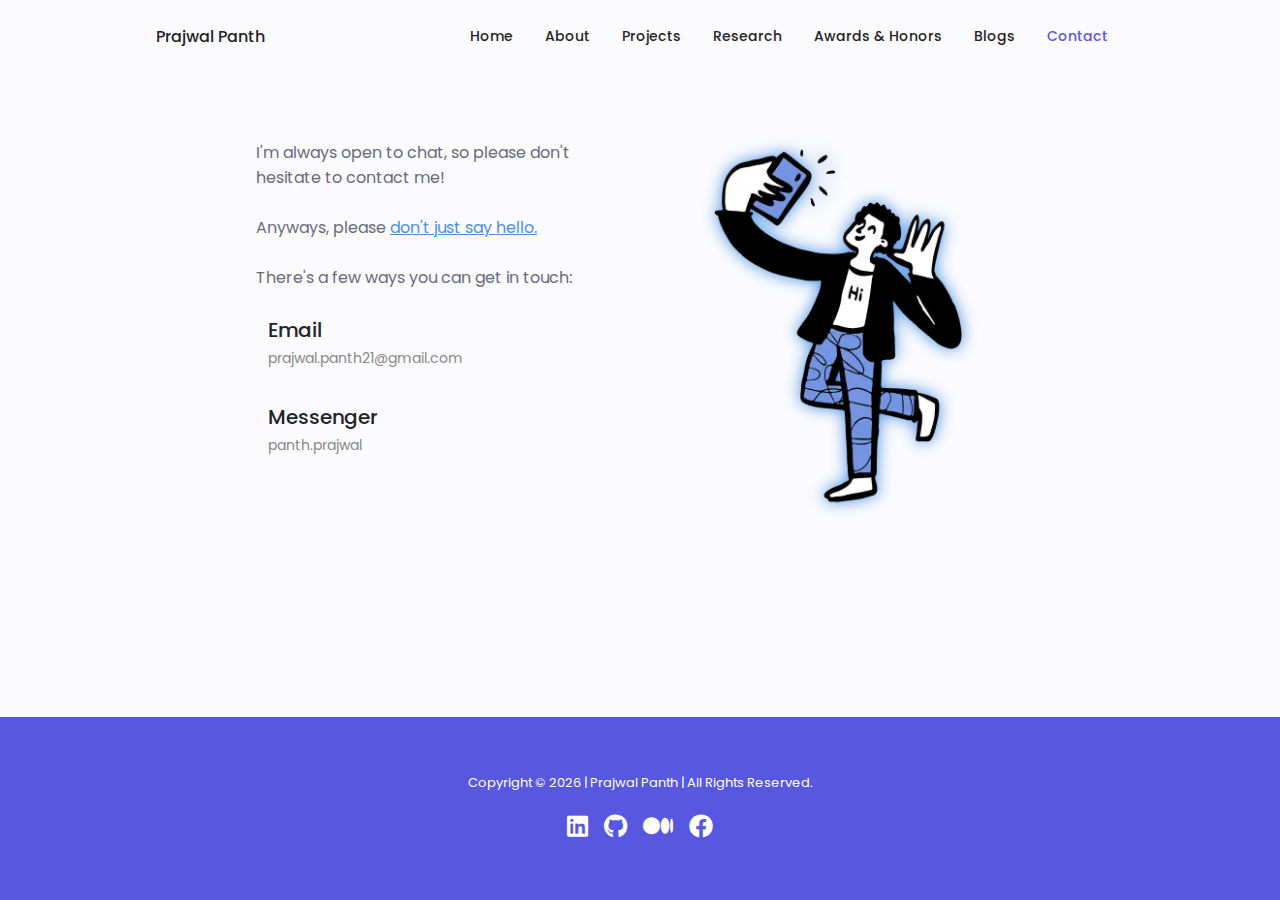
<file: pages/contact.html>
<!DOCTYPE html>
<html lang="en">
  <head>
    <meta charset="UTF-8" />
    <meta http-equiv="X-UA-Compatible" content="IE=edge" />
    <meta name="viewport" content="width=device-width, initial-scale=1.0" />
    <title>Contact | Prajwal Panth</title>

    <!-- Favicon link (PNG) -->
    <link rel="icon" href="../assets/img/logo.ico" type="image/x-icon">
           
    <!--==============CORE CSS==============-->
    <link rel="stylesheet" href="../assets/css/styles.css" />
    <!-- Necessary Icons: unicons.iconscout for content & cdnjs for footer -->
    <link
      rel="stylesheet"
      href="https://unicons.iconscout.com/release/v4.0.8/css/line.css"
    />
    <link
      rel="stylesheet"
      href="https://cdnjs.cloudflare.com/ajax/libs/font-awesome/6.0.0/css/all.min.css"
    />
  </head>

  <body oncontextmenu="return false">
    <!-- Navigation -->
    <header class="header" id="header">
      <nav class="nav container">
        <a href="../index.html" class="nav__logo">Prajwal Panth</a>
        <div class="nav__menu" id="nav-menu">
          <ul class="nav__list grid">
            <li class="nav__item">
              <a href="../index.html" class="nav__link active-link">
                <i class="uil uil-estate nav__icon"></i>Home
              </a>
            </li>
            <li class="nav__item">
              <a href="about.html" class="nav__link">
                <i class="uil uil-user nav__icon"></i>About
              </a>
            </li>
            <li class="nav__item">
              <a href="projects.html" class="nav__link">
                <i class="uil uil-scenery nav__icon"></i>Projects
              </a>
            </li>
            <li class="nav__item">
              <a href="research.html" class="nav__link">
                <i class="uil uil-flask nav__icon"></i>Research
              </a>
            </li>
            <li class="nav__item">
              <a href="achievements.html" class="nav__link">
                <i class="uil uil-trophy nav__icon"></i>Awards & Honors
              </a>
            </li>
            <li class="nav__item">
              <a href="blogs.html" class="nav__link">
                <i class="uil uil-pen nav__icon"></i>Blogs
              </a>
            </li>
            <li class="nav__item">
              <a href="contact.html" class="nav__link">
                <i class="uil uil-message nav__icon"></i>Contact
              </a>
            </li>
          </ul>
          <i class="uil uil-times nav__close" id="nav-close"></i>
        </div>
        <div class="nav__btns">
          <!-- Theme change button -->
          <i class="uil uil-moon change-theme" id="theme-button"></i>

          <div class="nav__toggle" id="nav-toggle">
            <i class="uil uil-apps"></i>
          </div>
        </div>
      </nav>
    </header>
    <!-- main-->

    <main class="main">
      <!--===================== Contact Me =====================-->
      <section class="contact section" id="contact">
        <h2 class="section__title" style="color: #4a90e2">Contact</h2>
        <span class="section__subtitle">Let's Connect</span>

        <div class="contact__container container grid">
          <div>
            <p>
              I'm always open to chat, so please don't hesitate to contact me!
            </p>
            <br />

            <p>
              Anyways, please
              <a
                href="https://nohello.net/en/"
                target="_blank"
                style="color: #4a90e2; text-decoration: underline"
              >
                don't just say hello.
              </a>
            </p>
            <br />

            <p>There's a few ways you can get in touch:</p>
            <br />

            <div class="contact__information">
              <i class="uil uil-envelope-minus contact__icon"></i>
              <div>
                <h3 class="contact__title">Email</h3>
                <a
                  href="mailto:prajwal.panth21@gmail.com"
                  target="_blank"
                  class="contact__subtitle"
                  style="color: #888"
                >
                  prajwal.panth21@gmail.com
                </a>
              </div>
            </div>

            <div class="contact__information">
              <i class="uil uil-facebook-messenger contact__icon"></i>
              <div>
                <h3 class="contact__title">Messenger</h3>
                <a
                  href="https://m.me/panth.prajwal"
                  target="_blank"
                  class="contact__subtitle"
                  style="color: #888"
                >
                  panth.prajwal
                </a>
              </div>
            </div>
          </div>

          <div class="contact__image">
            <img
              src="../assets/img/hi.webp"
              alt="Hi illustration"
              style="filter: drop-shadow(0 0 8px #4a90e2)"
            />
          </div>
        </div>
      </section>
    </main>

    <!--================== Footer ===============-->
    <footer class="footer">
      <div class="footer__bg">
        <div class="footer__container container">
          <p class="footer__copyright">
            <a
              href="../index.html"
              style="text-decoration: none; color: inherit"
            >
              Copyright © <span id="currentYear"></span> | Prajwal Panth | All
              Rights Reserved.
            </a>
          </p>
          <div class="footer__social">
            <a
              href="https://www.linkedin.com/in/prajwal-panth/"
              target="_blank"
              class="footer__social-link"
            >
              <i class="fa-brands fa-linkedin"></i>
            </a>
            <a
              href="https://github.com/prajwal-panth"
              target="_blank"
              class="footer__social-link"
            >
              <i class="fa-brands fa-github"></i>
            </a>
            <a
              href="https://medium.com/@prajwal_panth"
              target="_blank"
              class="footer__social-link"
            >
              <i class="fa-brands fa-medium"></i>
            </a>
            <a
              href="https://www.facebook.com/panth.prajwal"
              target="_blank"
              class="footer__social-link"
            >
              <i class="fa-brands fa-facebook"></i>
            </a>
          </div>
        </div>
      </div>
    </footer>

    <script>
      // Automatically update the year
      document.getElementById("currentYear").textContent =
        new Date().getFullYear();
    </script>

    <!--================== SCROLL TOP ==================-->
    <a href="#" class="scrollup" id="scroll-up">
      <i class="uil uil-arrow-up scrollup__icon"></i>
    </a>
    <!--================== Core JS ==================-->
    <script src="../assets/js/theme&swiper.js"></script>
    <script src="../assets/js/main.js"></script>
  </body>
</html>
</file>
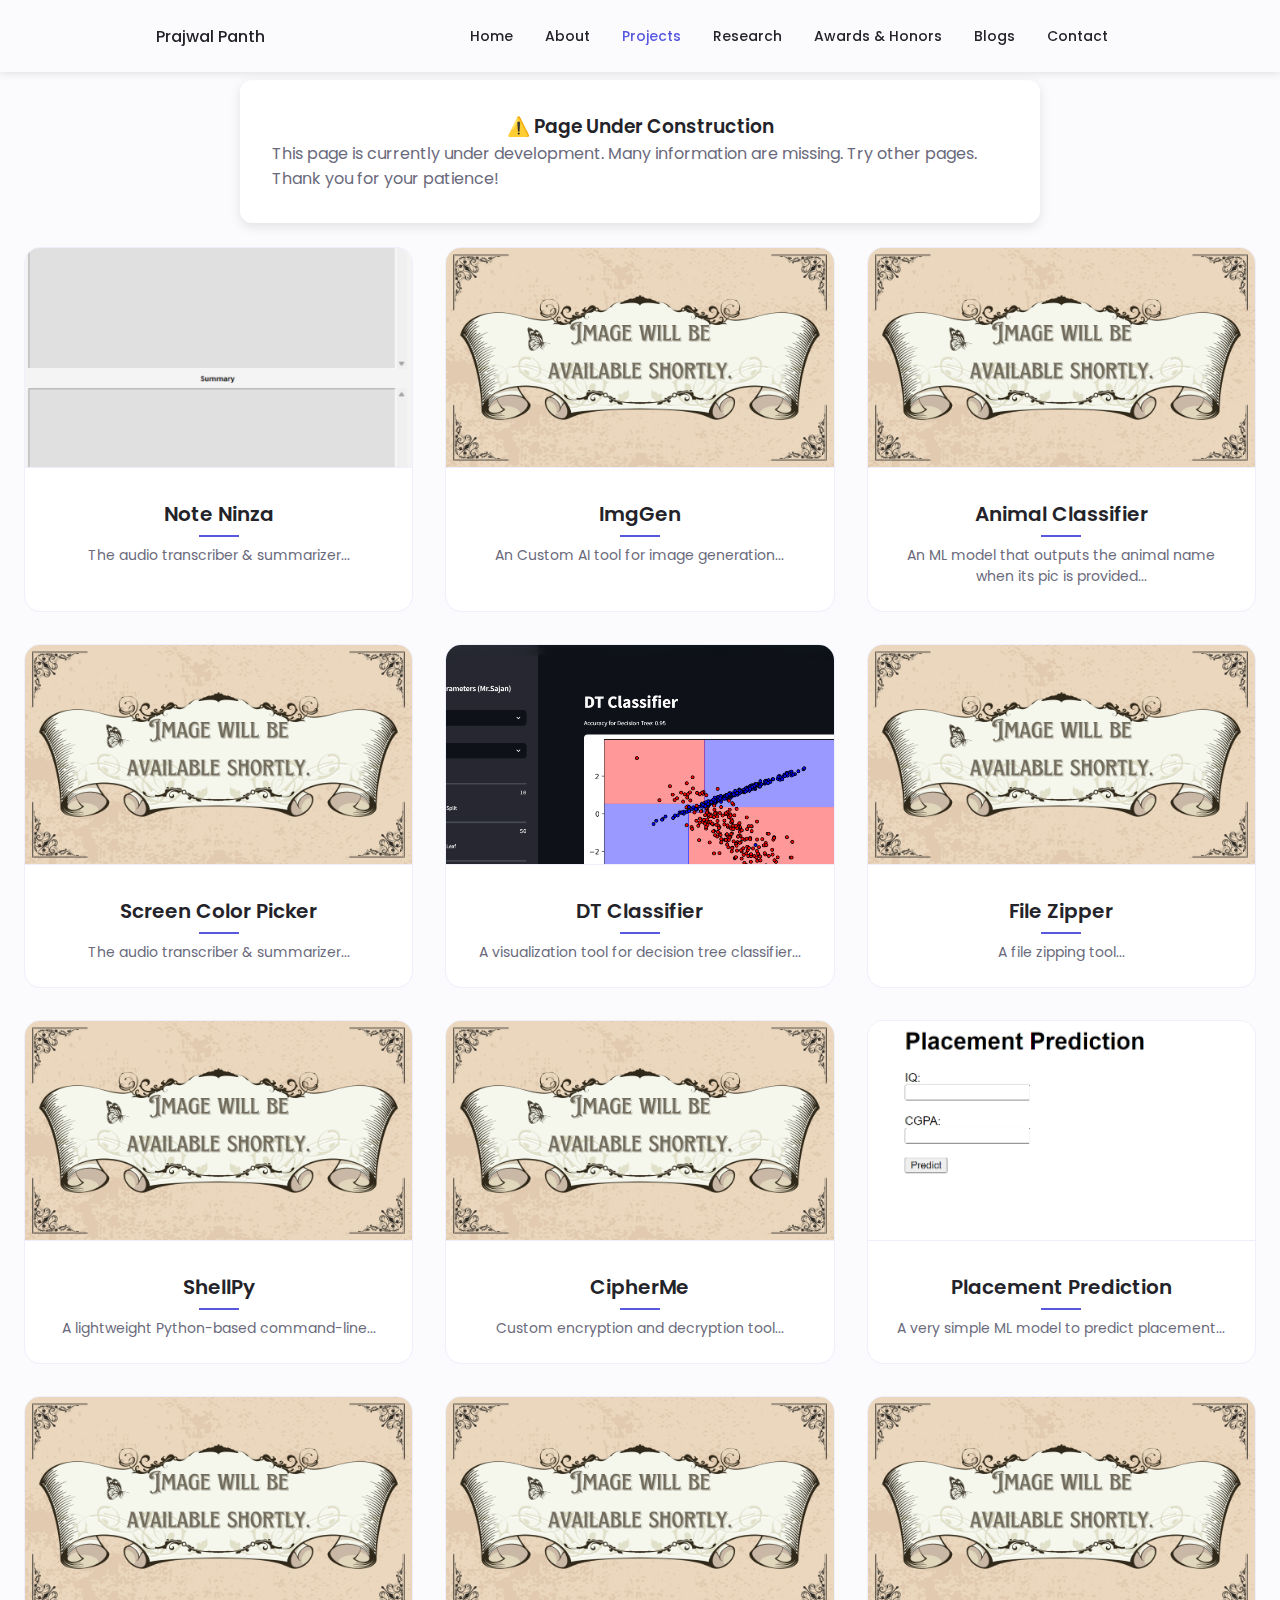
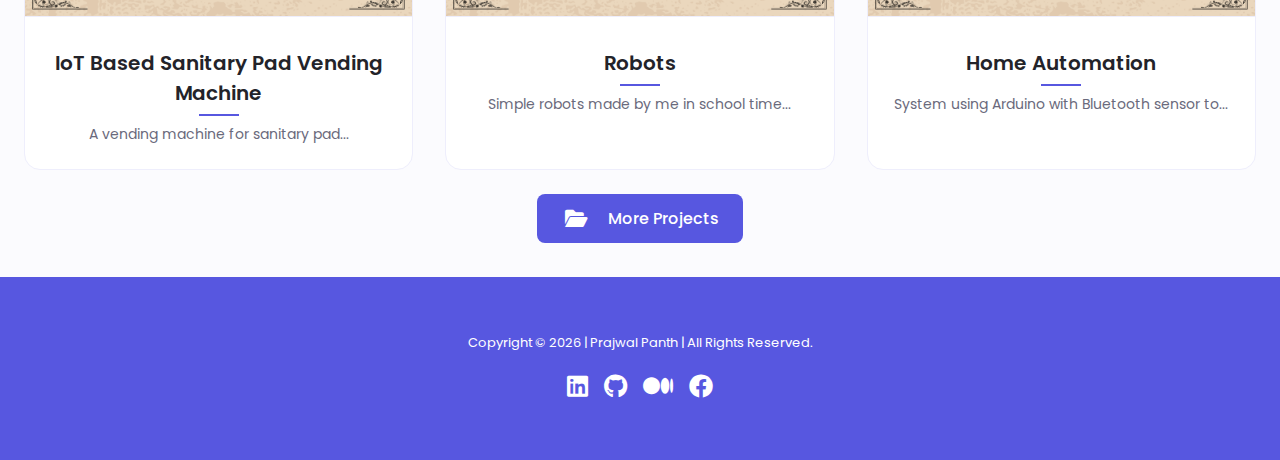
<file: pages/projects.html>
<!DOCTYPE html>
<html lang="en">
  <head>
    <meta charset="UTF-8" />
    <meta http-equiv="X-UA-Compatible" content="IE=edge" />
    <meta name="viewport" content="width=device-width, initial-scale=1.0" />
    <title>Projects | Prajwal Panth</title>

    <!-- Favicon link (PNG) -->
    <link rel="icon" href="../assets/img/logo.ico" type="image/x-icon" />

    <!--==============Page Specific CSS: Top Level==============-->
    <link rel="stylesheet" href="../assets/css/projects1.css" />
    <!--==============CORE CSS==============-->
    <link rel="stylesheet" href="../assets/css/styles.css" />
    <!-- Necessary Icons: unicons.iconscout for content & cdnjs for footer -->
    <link
      rel="stylesheet"
      href="https://unicons.iconscout.com/release/v4.0.8/css/line.css"
    />
    <link
      rel="stylesheet"
      href="https://cdnjs.cloudflare.com/ajax/libs/font-awesome/6.0.0/css/all.min.css"
    />
  </head>

  <body oncontextmenu="return false">
    <!--=======================Header=======================-->
    <header class="header" id="header">
      <nav class="nav container">
        <a href="../index.html" class="nav__logo">Prajwal Panth</a>
        <div class="nav__menu" id="nav-menu">
          <ul class="nav__list grid">
            <li class="nav__item">
              <a href="../index.html" class="nav__link active-link">
                <i class="uil uil-estate nav__icon"></i>Home
              </a>
            </li>
            <li class="nav__item">
              <a href="about.html" class="nav__link">
                <i class="uil uil-user nav__icon"></i>About
              </a>
            </li>
            <li class="nav__item">
              <a href="projects.html" class="nav__link">
                <i class="uil uil-scenery nav__icon"></i>Projects
              </a>
            </li>
            <li class="nav__item">
              <a href="research.html" class="nav__link">
                <i class="uil uil-flask nav__icon"></i>Research
              </a>
            </li>
            <li class="nav__item">
              <a href="achievements.html" class="nav__link">
                <i class="uil uil-trophy nav__icon"></i>Awards & Honors
              </a>
            </li>
            <li class="nav__item">
              <a href="blogs.html" class="nav__link">
                <i class="uil uil-pen nav__icon"></i>Blogs
              </a>
            </li>
            <li class="nav__item">
              <a href="contact.html" class="nav__link">
                <i class="uil uil-message nav__icon"></i>Contact
              </a>
            </li>
          </ul>
          <i class="uil uil-times nav__close" id="nav-close"></i>
        </div>

        <div class="nav__btns">
          <!-- Theme change button -->
          <i class="uil uil-moon change-theme" id="theme-button"></i>

          <div class="nav__toggle" id="nav-toggle">
            <i class="uil uil-apps"></i>
          </div>
        </div>
      </nav>
    </header>

    <!--=======================Main=======================-->
    <main class="main">
      <section class="skills section" id="skills">
        <div class="skills-container">
          <div class="notice-content">
            <h3 class="notice-title">⚠️ Page Under Construction</h3>
            <p class="notice-text">
              This page is currently under development. Many information are
              missing. Try other pages. Thank you for your patience!
            </p>
          </div>
        </div>
      </section>
      <div class="portfolio">
        <div class="card">
          <a
            href="https://github.com/prajwal-panth/note-ninja"
            style="text-decoration: none; color: inherit"
          >
            <img
              src="../assets/img/projects/note_ninza.png"
              alt="Project Image"
            />
            <div class="card-content">
              <h3>Note Ninza</h3>
              <p>The audio transcriber & summarizer...</p>
            </div>
          </a>
        </div>

        <div class="card">
          <a
            href="../pages/projects/image_generator.html"
            style="text-decoration: none; color: inherit"
          >
            <img
              src="../assets/img/projects/image_availability.png"
              alt="Project Image"
            />
            <div class="card-content">
              <h3>ImgGen</h3>
              <p>An Custom AI tool for image generation...</p>
            </div>
          </a>
        </div>

        <div class="card">
          <a
            href="../pages/projects/animal_classifier.html"
            style="text-decoration: none; color: inherit"
          >
            <img
              src="../assets/img/projects/image_availability.png"
              alt="Project Image"
            />
            <div class="card-content">
              <h3>Animal Classifier</h3>
              <p>
                An ML model that outputs the animal name when its pic is
                provided...
              </p>
            </div>
          </a>
        </div>

        <div class="card">
          <a
            href="https://github.com/prajwal-panth/screen_color_picker"
            style="text-decoration: none; color: inherit"
          >
            <img
              src="../assets/img/projects/image_availability.png"
              alt="Project Image"
            />
            <div class="card-content">
              <h3>Screen Color Picker</h3>
              <p>The audio transcriber & summarizer...</p>
            </div>
          </a>
        </div>

        <div class="card">
          <a
            href="../pages/projects/dt_classifier.html"
            style="text-decoration: none; color: inherit"
          >
            <img
              src="../assets/img/projects/dt_classifier.png"
              alt="Project Image"
            />
            <div class="card-content">
              <h3>DT Classifier</h3>
              <p>A visualization tool for decision tree classifier...</p>
            </div>
          </a>
        </div>
        <div class="card">
          <a
            href="../assets/img/projects/file_zipper.png"
            style="text-decoration: none; color: inherit"
          >
            <img
              src="../assets/img/projects/image_availability.png"
              alt="Project Image"
            />
            <div class="card-content">
              <h3>File Zipper</h3>
              <p>A file zipping tool...</p>
            </div>
          </a>
        </div>

        <div class="card">
          <a
            href="https://github.com/prajwal-panth/ShellPy"
            style="text-decoration: none; color: inherit"
          >
            <img
              src="../assets/img/projects/image_availability.png"
              alt="Project Image"
            />
            <div class="card-content">
              <h3>ShellPy</h3>
              <p>A lightweight Python-based command-line...</p>
            </div>
          </a>
        </div>

        <div class="card">
          <a
            href="../pages/projects/encryptor.html"
            style="text-decoration: none; color: inherit"
          >
            <img
              src="../assets/img/projects/image_availability.png"
              alt="Project Image"
            />
            <div class="card-content">
              <h3>CipherMe</h3>
              <p>Custom encryption and decryption tool...</p>
            </div>
          </a>
        </div>

        <div class="card">
          <a
            href="../pages/projects/prediction.html"
            style="text-decoration: none; color: inherit"
          >
            <img
              src="../assets/img/projects/prediction.png"
              alt="Project Image"
            />
            <div class="card-content">
              <h3>Placement Prediction</h3>
              <p>A very simple ML model to predict placement...</p>
            </div>
          </a>
        </div>
        <div class="card">
          <a
            href="../pages/projects/vending_machine.html"
            style="text-decoration: none; color: inherit"
          >
            <img
              src="../assets/img/projects/image_availability.png"
              alt="Project Image"
            />
            <div class="card-content">
              <h3>IoT Based Sanitary Pad Vending Machine</h3>
              <p>A vending machine for sanitary pad...</p>
            </div>
          </a>
        </div>

        <div class="card">
          <a
            href="../pages/projects/robot.html"
            style="text-decoration: none; color: inherit"
          >
            <img
              src="../assets/img/projects/image_availability.png"
              alt="Project Image"
            />
            <div class="card-content">
              <h3>Robots</h3>
              <p>Simple robots made by me in school time...</p>
            </div>
          </a>
        </div>

        <div class="card">
          <a
            href="../pages/projects/automation.html"
            style="text-decoration: none; color: inherit"
          >
            <img
              src="../assets/img/projects/image_availability.png"
              alt="Project Image"
            />
            <div class="card-content">
              <h3>Home Automation</h3>
              <p>System using Arduino with Bluetooth sensor to...</p>
            </div>
          </a>
        </div>
      </div>
    <!--================== Different Section ===============-->      
      <div class="home__img">
        <a
          href="https://github.com/prajwal-panth"
          target="_blank"
          class="button button--flex"
        >
          <i class="fas fa-folder-open button__icon"></i>&nbsp;&nbsp; More
          Projects
        </a>
      </div>
    </main>

    <!--================== Footer ===============-->
    <footer class="footer">
      <div class="footer__bg">
        <div class="footer__container container">
          <p class="footer__copyright">
            <a
              href="../index.html"
              style="text-decoration: none; color: inherit"
            >
              Copyright © <span id="currentYear"></span> | Prajwal Panth | All
              Rights Reserved.
            </a>
          </p>
          <div class="footer__social">
            <a
              href="https://www.linkedin.com/in/prajwal-panth/"
              target="_blank"
              class="footer__social-link"
            >
              <i class="fa-brands fa-linkedin"></i>
            </a>
            <a
              href="https://github.com/prajwal-panth"
              target="_blank"
              class="footer__social-link"
            >
              <i class="fa-brands fa-github"></i>
            </a>
            <a
              href="https://medium.com/@prajwal_panth"
              target="_blank"
              class="footer__social-link"
            >
              <i class="fa-brands fa-medium"></i>
            </a>
            <a
              href="https://www.facebook.com/panth.prajwal"
              target="_blank"
              class="footer__social-link"
            >
              <i class="fa-brands fa-facebook"></i>
            </a>
          </div>
        </div>
      </div>
    </footer>
    <!--=======================JavaScript=======================-->
    <script>
      // Automatically update the year
      document.getElementById("currentYear").textContent =
        new Date().getFullYear();
    </script>
    <!--================== SCROLL TOP ==================-->
    <a href="#" class="scrollup" id="scroll-up">
      <i class="uil uil-arrow-up scrollup__icon"></i>
    </a>
    <!--================Page Specific JS================-->
    <script src="../assets/js/blogs1.js"></script>
    <!--================== Core JS ==================-->
    <script src="../assets/js/theme&swiper.js"></script>
    <script src="../assets/js/main.js"></script>
  </body>
</html>
</file>
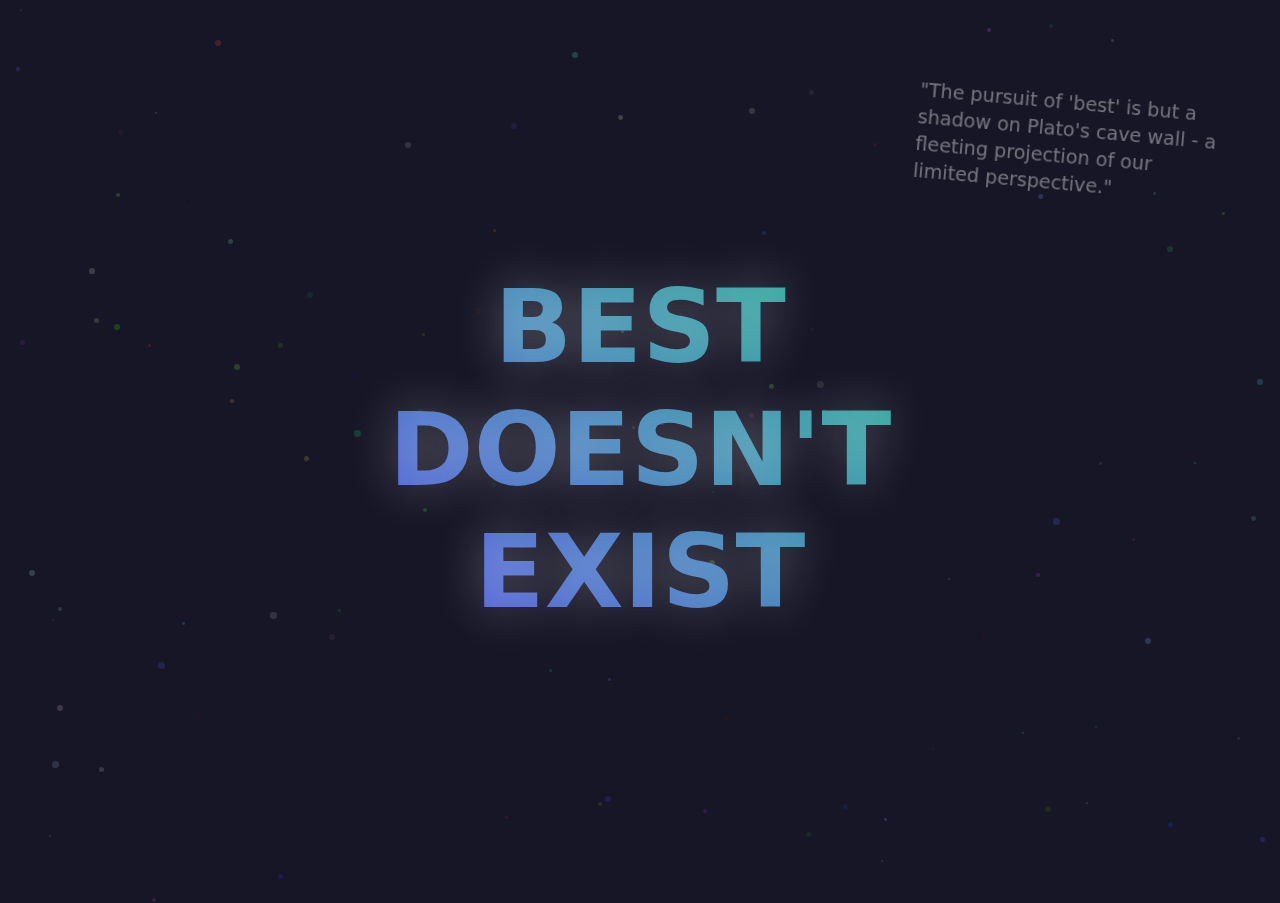
<file: pages/blogs/best.html>
<!DOCTYPE html>
<html lang="en">
<head>
    <meta charset="UTF-8">
    <meta name="viewport" content="width=device-width, initial-scale=1.0, maximum-scale=1.0, viewport-fit=cover">
    <title>Best Paradox | Prajwal Panth</title>
    <!--==============Page Specific CSS: Top Level==============-->
    <link rel="stylesheet" href="../../assets/css/best1.css" />
</head>
<body>
    <div class="quantum-container">
        <div class="dimensional-portal"></div>
        <h1 class="paradox-text">Best<br>Doesn't<br>Exist</h1>
        <div class="subtitle">
            In the quantum realm of perception<br>
            Perfection collapses under observation
        </div>
        <div class="philosophy-box">
            "The pursuit of 'best' is but a shadow on Plato's cave wall - 
            a fleeting projection of our limited perspective."
        </div>
        <div class="particle-field" id="particles"></div>
    </div>

    <!--================Page Specific JS================-->
    <script src="../../assets/js/best1.js"></script>
</body>
</html>
</file>
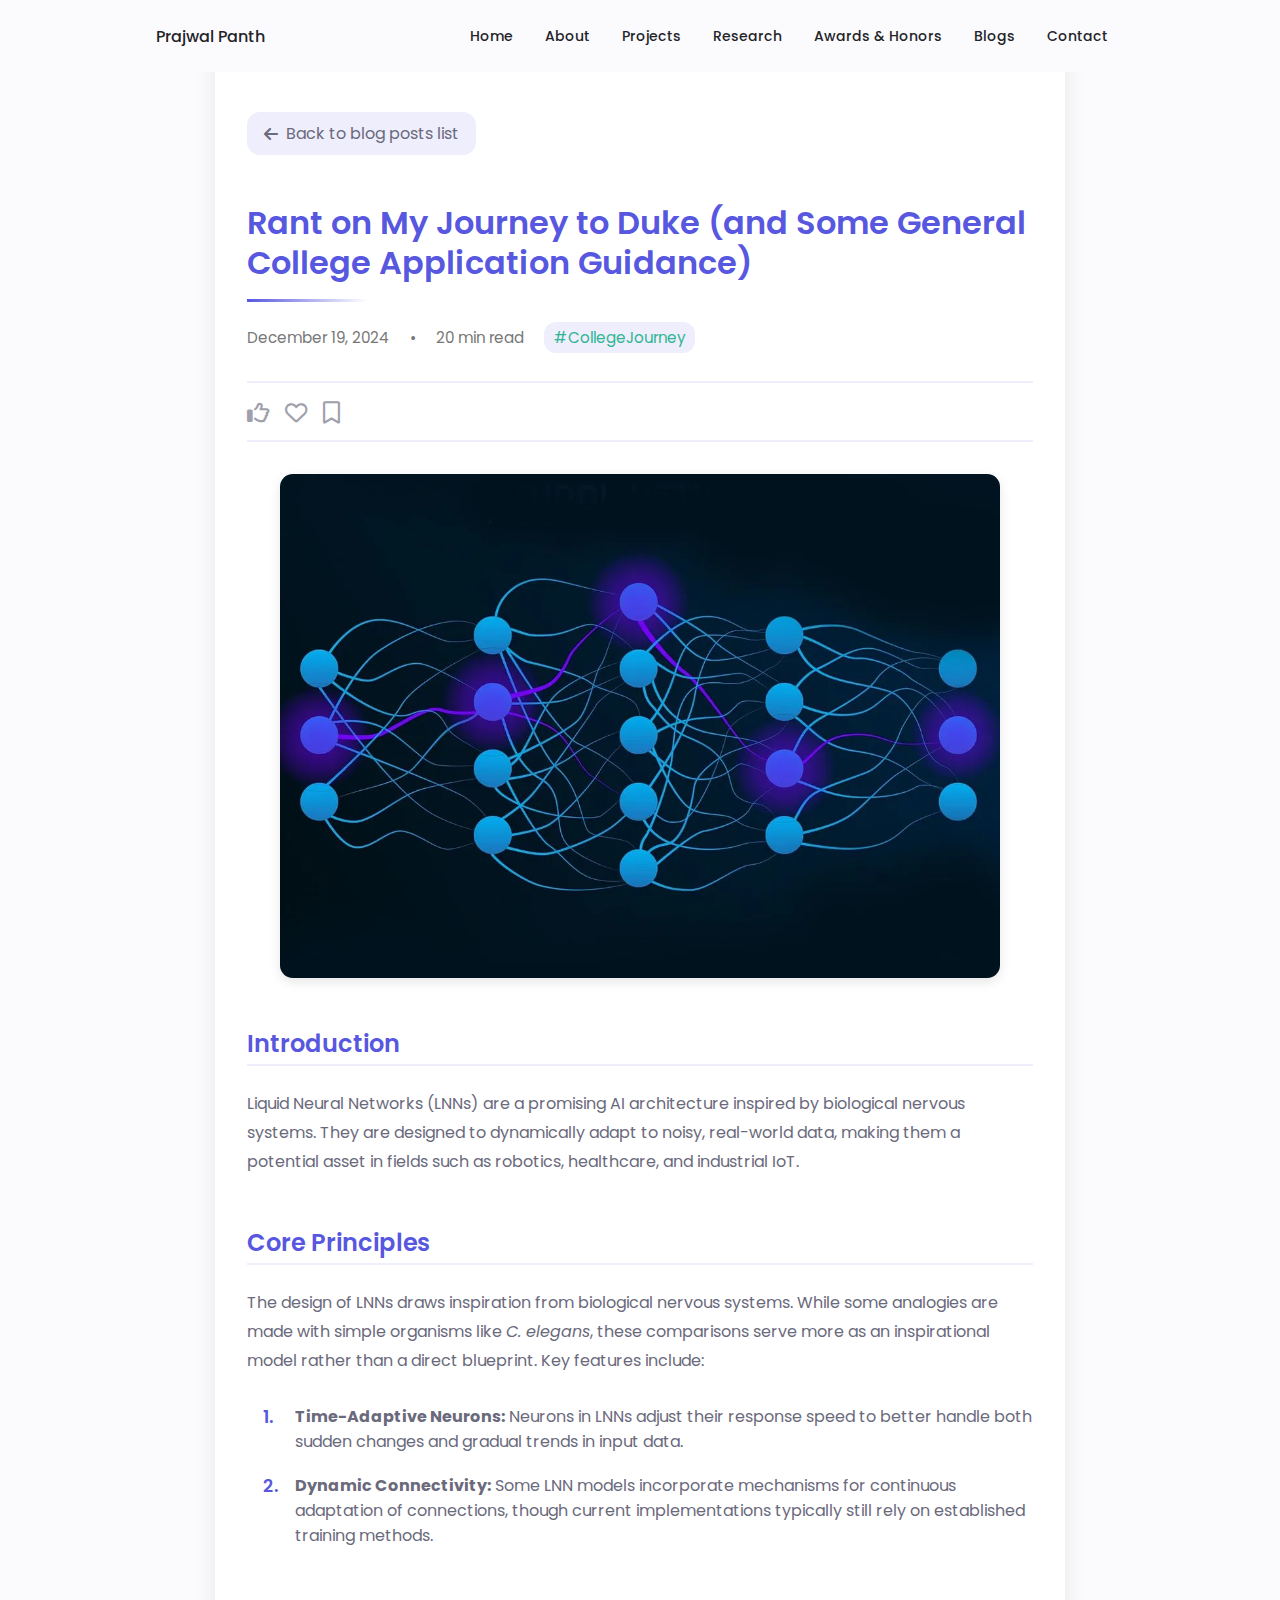
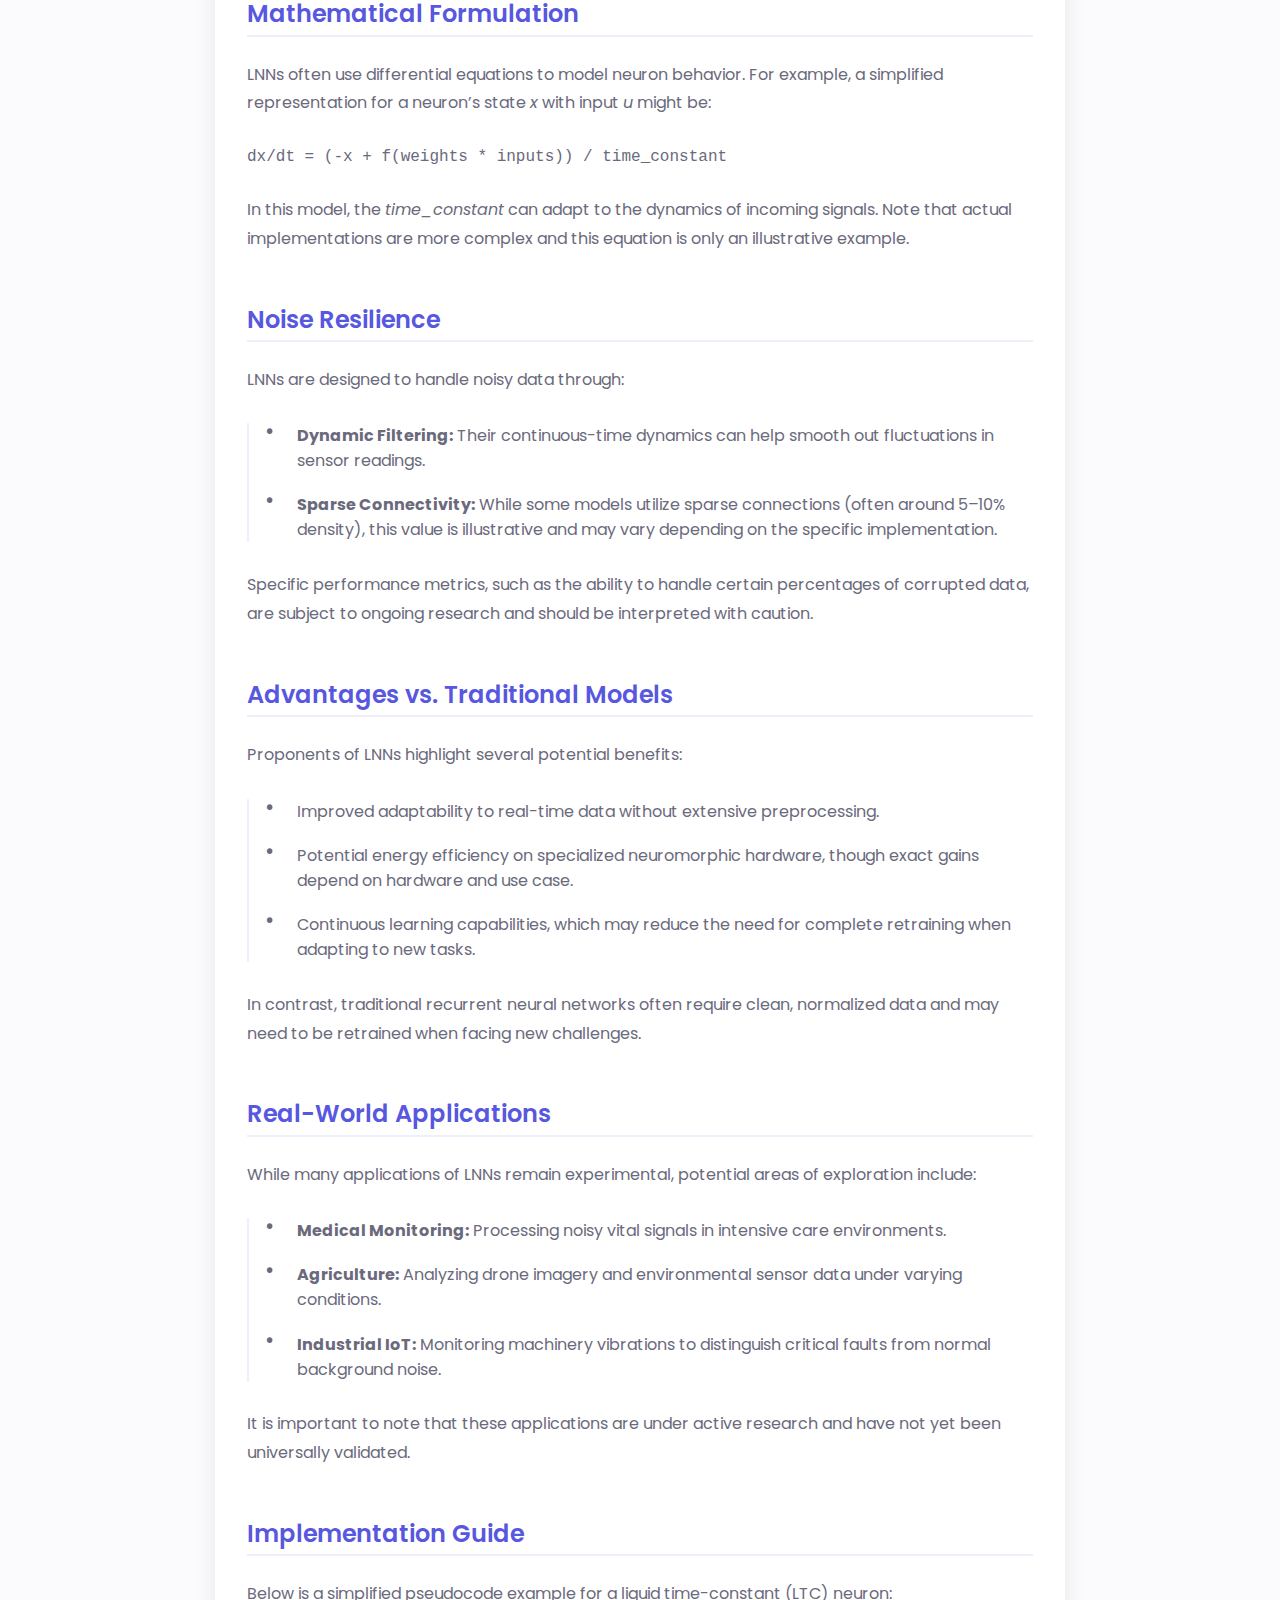
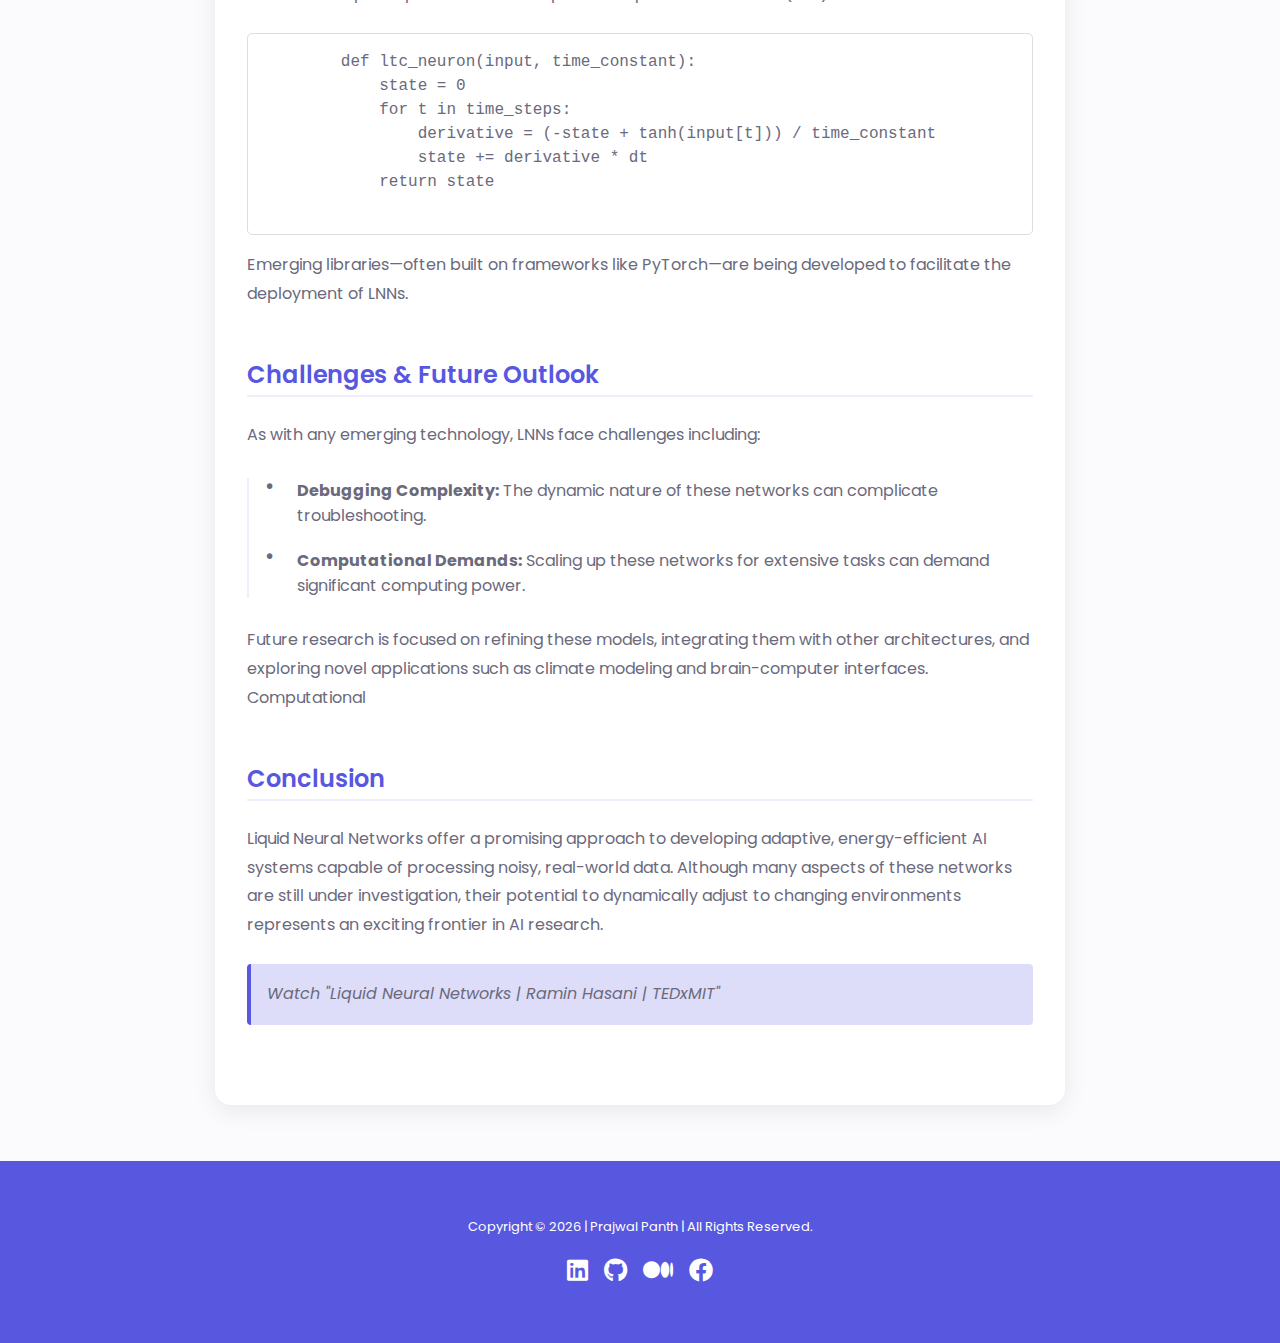
<file: pages/blogs/LNN.html>
<!DOCTYPE html>
<html lang="en">
  <head>
    <meta charset="UTF-8" />
    <meta name="viewport" content="width=device-width, initial-scale=1.0" />
    <title>
      Rant on My Journey to Duke (and College Application Guidance) |
      Professional Blog
    </title>
    <meta
      name="description"
      content="A detailed account of my journey to Duke University, along with actionable college application guidance for aspiring students."
    />
    <!-- Favicon link (PNG) -->
    <link rel="icon" href="../../assets/img/logo.ico" type="image/x-icon" />
    <!--==============Page Specific CSS: Top Level==============-->
    <link rel="stylesheet" href="../../assets/css/blogs2.css" />
    <!--==============CORE CSS==============-->
    <link rel="stylesheet" href="../../assets/css/styles.css" />
    <!-- Necessary Icons: unicons.iconscout for content & cdnjs for footer -->
    <link
      rel="stylesheet"
      href="https://unicons.iconscout.com/release/v4.0.8/css/line.css"
    />
    <link
      rel="stylesheet"
      href="https://cdnjs.cloudflare.com/ajax/libs/font-awesome/6.0.0/css/all.min.css"
    />
  </head>
  <body>
    <!-- Navigation -->
    <header class="header" id="header">
      <nav class="nav container">
        <a href="../../index.html" class="nav__logo">Prajwal Panth</a>
        <div class="nav__menu" id="nav-menu">
          <ul class="nav__list grid">
            <li class="nav__item">
              <a href="../../index.html" class="nav__link active-link">
                <i class="uil uil-estate nav__icon"></i>Home
              </a>
            </li>
            <li class="nav__item">
              <a href="../about.html" class="nav__link">
                <i class="uil uil-user nav__icon"></i>About
              </a>
            </li>
            <li class="nav__item">
              <a href="../projects.html" class="nav__link">
                <i class="uil uil-scenery nav__icon"></i>Projects
              </a>
            </li>
            <li class="nav__item">
              <a href="../research.html" class="nav__link">
                <i class="uil uil-flask nav__icon"></i>Research
              </a>
            </li>
            <li class="nav__item">
              <a href="../achievements.html" class="nav__link">
                <i class="uil uil-trophy nav__icon"></i>Awards & Honors
              </a>
            </li>
            <li class="nav__item">
              <a href="../blogs.html" class="nav__link">
                <i class="uil uil-pen nav__icon"></i>Blogs
              </a>
            </li>
            <li class="nav__item">
              <a href="../contact.html" class="nav__link">
                <i class="uil uil-message nav__icon"></i>Contact
              </a>
            </li>
          </ul>
          <i class="uil uil-times nav__close" id="nav-close"></i>
        </div>

        <div class="nav__btns">
          <!-- Theme change button -->
          <i class="uil uil-moon change-theme" id="theme-button"></i>

          <div class="nav__toggle" id="nav-toggle">
            <i class="uil uil-apps"></i>
          </div>
        </div>
      </nav>
    </header>
    <!-- main-->
    <main class="main">
      <!--=================== Blogs ===================-->
      <div class="blog-container">
        <!-- Back Button -->
        <a href="../blogs.html" class="back-button">
          <i class="fas fa-arrow-left"></i>Back to blog posts list
        </a>

        <!-- Blog Title -->
        <h1 class="blog-title">
          Rant on My Journey to Duke (and Some General College Application
          Guidance)
        </h1>

        <!-- Meta Information -->
        <div class="meta-info">
          <span>December 19, 2024</span>
          <span>•</span>
          <span>20 min read</span>
          <span class="tag">#CollegeJourney</span>
        </div>

        <!-- Interactive Icons -->
        <div class="interactive-icons">
          <div class="icon like" data-tooltip="Like" onclick="handleLike()">
            <i class="far fa-thumbs-up"></i>
          </div>
          <div class="icon love" data-tooltip="Love" onclick="handleLove()">
            <i class="far fa-heart"></i>
          </div>
          <div
            class="icon bookmark"
            data-tooltip="Bookmark"
            onclick="handleBookmark()"
          >
            <i class="far fa-bookmark"></i>
          </div>
        </div>

        <!-- Blog Image -->
        <img
          src="../../assets/img/blogs/blog7.webp"
          alt="Liquid Neural Network"
          class="blog-image"
        />

        <!-- Blog Content -->
        <div class="blog-content">
          <h2>Introduction</h2>
          <p>
            Liquid Neural Networks (LNNs) are a promising AI architecture
            inspired by biological nervous systems. They are designed to
            dynamically adapt to noisy, real-world data, making them a potential
            asset in fields such as robotics, healthcare, and industrial IoT.
          </p>

          <h2>Core Principles</h2>
          <p>
            The design of LNNs draws inspiration from biological nervous
            systems. While some analogies are made with simple organisms like
            <i>C. elegans</i>, these comparisons serve more as an inspirational
            model rather than a direct blueprint. Key features include:
          </p>
          <ol>
            <li>
              <strong>Time-Adaptive Neurons:</strong> Neurons in LNNs adjust
              their response speed to better handle both sudden changes and
              gradual trends in input data.
            </li>
            <li>
              <strong>Dynamic Connectivity:</strong> Some LNN models incorporate
              mechanisms for continuous adaptation of connections, though
              current implementations typically still rely on established
              training methods.
            </li>
          </ol>

          <h2>Mathematical Formulation</h2>
          <p>
            LNNs often use differential equations to model neuron behavior. For
            example, a simplified representation for a neuron’s state
            <em>x</em> with input <em>u</em> might be:
          </p>
          <p>
            <code>dx/dt = (-x + f(weights * inputs)) / time_constant</code>
          </p>
          <p>
            In this model, the <em>time_constant</em> can adapt to the dynamics
            of incoming signals. Note that actual implementations are more
            complex and this equation is only an illustrative example.
          </p>

          <h2>Noise Resilience</h2>
          <p>LNNs are designed to handle noisy data through:</p>
          <ul>
            <li>
              <strong>Dynamic Filtering:</strong> Their continuous-time dynamics
              can help smooth out fluctuations in sensor readings.
            </li>
            <li>
              <strong>Sparse Connectivity:</strong> While some models utilize
              sparse connections (often around 5–10% density), this value is
              illustrative and may vary depending on the specific
              implementation.
            </li>
          </ul>
          <p>
            Specific performance metrics, such as the ability to handle certain
            percentages of corrupted data, are subject to ongoing research and
            should be interpreted with caution.
          </p>

          <h2>Advantages vs. Traditional Models</h2>
          <p>Proponents of LNNs highlight several potential benefits:</p>
          <ul>
            <li>
              Improved adaptability to real-time data without extensive
              preprocessing.
            </li>
            <li>
              Potential energy efficiency on specialized neuromorphic hardware,
              though exact gains depend on hardware and use case.
            </li>
            <li>
              Continuous learning capabilities, which may reduce the need for
              complete retraining when adapting to new tasks.
            </li>
          </ul>
          <p>
            In contrast, traditional recurrent neural networks often require
            clean, normalized data and may need to be retrained when facing new
            challenges.
          </p>

          <h2>Real-World Applications</h2>
          <p>
            While many applications of LNNs remain experimental, potential areas
            of exploration include:
          </p>
          <ul>
            <li>
              <strong>Medical Monitoring:</strong> Processing noisy vital
              signals in intensive care environments.
            </li>
            <li>
              <strong>Agriculture:</strong> Analyzing drone imagery and
              environmental sensor data under varying conditions.
            </li>
            <li>
              <strong>Industrial IoT:</strong> Monitoring machinery vibrations
              to distinguish critical faults from normal background noise.
            </li>
          </ul>
          <p>
            It is important to note that these applications are under active
            research and have not yet been universally validated.
          </p>

          <h2>Implementation Guide</h2>
          <p>
            Below is a simplified pseudocode example for a liquid time-constant
            (LTC) neuron:
          </p>
          <pre>
        def ltc_neuron(input, time_constant):
            state = 0
            for t in time_steps:
                derivative = (-state + tanh(input[t])) / time_constant
                state += derivative * dt
            return state
          </pre>
          <p>
            Emerging libraries—often built on frameworks like PyTorch—are being
            developed to facilitate the deployment of LNNs.
          </p>

          <h2>Challenges & Future Outlook</h2>
          <p>
            As with any emerging technology, LNNs face challenges including:
          </p>
          <ul>
            <li>
              <strong>Debugging Complexity:</strong> The dynamic nature of these
              networks can complicate troubleshooting.
            </li>
            <li>
              <strong>Computational Demands:</strong> Scaling up these networks
              for extensive tasks can demand significant computing power.
            </li>
          </ul>
          <p>
            Future research is focused on refining these models, integrating
            them with other architectures, and exploring novel applications such
            as climate modeling and brain-computer interfaces. Computational
          </p>

          <h2>Conclusion</h2>
          <p>
            Liquid Neural Networks offer a promising approach to developing
            adaptive, energy-efficient AI systems capable of processing noisy,
            real-world data. Although many aspects of these networks are still
            under investigation, their potential to dynamically adjust to
            changing environments represents an exciting frontier in AI
            research.
          </p>

          <div class="blockquote">
            <p>
              Watch
              <a
                href="https://youtu.be/RI35E5ewBuI?si=OKKxabWvg93lF3-E"
                style="color: inherit; text-decoration: none"
              >
                "Liquid Neural Networks | Ramin Hasani | TEDxMIT"
              </a>
            </p>
          </div>
        </div>
      </div>
    </main>
    <!--================== Footer ===============-->
    <footer class="footer">
      <div class="footer__bg">
        <div class="footer__container container">
          <p class="footer__copyright">
            <a
              href="../index.html"
              style="text-decoration: none; color: inherit"
            >
              Copyright © <span id="currentYear"></span> | Prajwal Panth | All
              Rights Reserved.
            </a>
          </p>
          <div class="footer__social">
            <a
              href="https://www.linkedin.com/in/prajwal-panth/"
              target="_blank"
              class="footer__social-link"
            >
              <i class="fa-brands fa-linkedin"></i>
            </a>
            <a
              href="https://github.com/prajwal-panth"
              target="_blank"
              class="footer__social-link"
            >
              <i class="fa-brands fa-github"></i>
            </a>
            <a
              href="https://medium.com/@prajwal_panth"
              target="_blank"
              class="footer__social-link"
            >
              <i class="fa-brands fa-medium"></i>
            </a>
            <a
              href="https://www.facebook.com/panth.prajwal"
              target="_blank"
              class="footer__social-link"
            >
              <i class="fa-brands fa-facebook"></i>
            </a>
          </div>
        </div>
      </div>
    </footer>
    <script>
      // Automatically update the year
      document.getElementById("currentYear").textContent =
        new Date().getFullYear();
    </script>
    <!--================== SCROLL TOP ==================-->
    <a href="#" class="scrollup" id="scroll-up">
      <i class="uil uil-arrow-up scrollup__icon"></i>
    </a>
    <!--================Page Specific JS================-->
    <script src="../../assets/js/blogs2.js"></script>
    <!--================== Core JS ==================-->
    <script src="../../assets/js/theme&swiper.js"></script>
    <script src="../../assets/js/main.js"></script>
  </body>
</html>
</file>
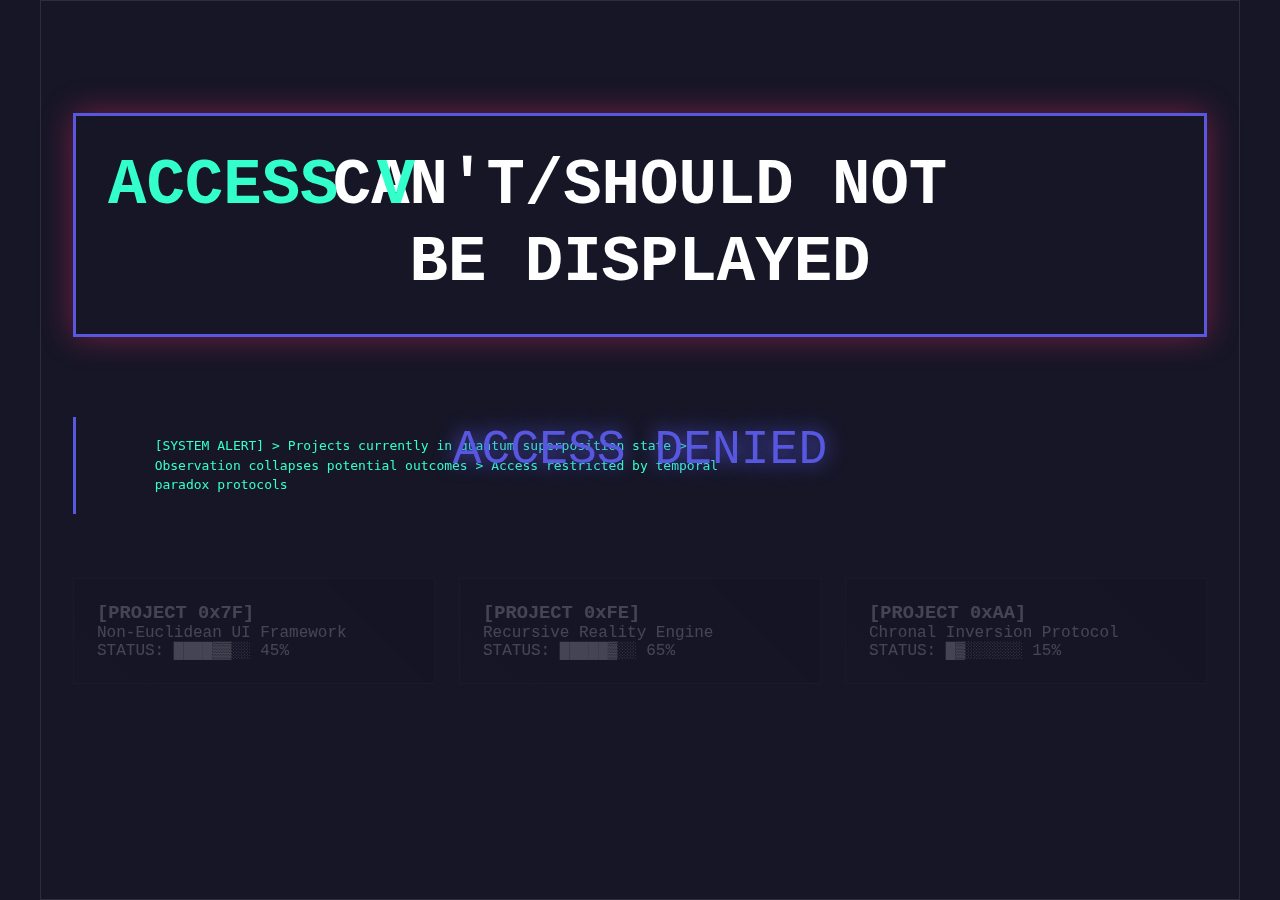
<file: pages/blogs/ongoing-projects.html>
<!DOCTYPE html>
<html lang="en">
  <head>
    <meta charset="UTF-8" />
    <meta name="viewport" content="width=device-width, initial-scale=1.0" />
    <title>Redacted | Prajwal Panth</title>
    <!--==============Page Specific CSS: Top Level==============-->
    <link rel="stylesheet" href="../../assets/css/ongoing-projects1.css" />
  </head>
  <body>
    <div class="containment-wall">
      <div class="redaction-field">
        <h1 class="paradox-text">
          CAN'T/SHOULD NOT<br />
          BE DISPLAYED
        </h1>
      </div>

      <div class="terminal-output">
        [SYSTEM ALERT] > Projects currently in quantum superposition state >
        Observation collapses potential outcomes > Access restricted by temporal
        paradox protocols
      </div>

      <div class="quantum-grid">
        <div class="project-card">
          <h3>[PROJECT 0x7F]</h3>
          <p>Non-Euclidean UI Framework</p>
          <p class="status">STATUS: ████▓▓░░ 45%</p>
        </div>
        <div class="project-card">
          <h3>[PROJECT 0xFE]</h3>
          <p>Recursive Reality Engine</p>
          <p class="status">STATUS: █████▓░░ 65%</p>
        </div>
        <div class="project-card">
          <h3>[PROJECT 0xAA]</h3>
          <p>Chronal Inversion Protocol</p>
          <p class="status">STATUS: █▓░░░░░░ 15%</p>
        </div>
      </div>

      <div class="access-denied">ACCESS DENIED</div>
    </div>
  </body>
</html>
</file>
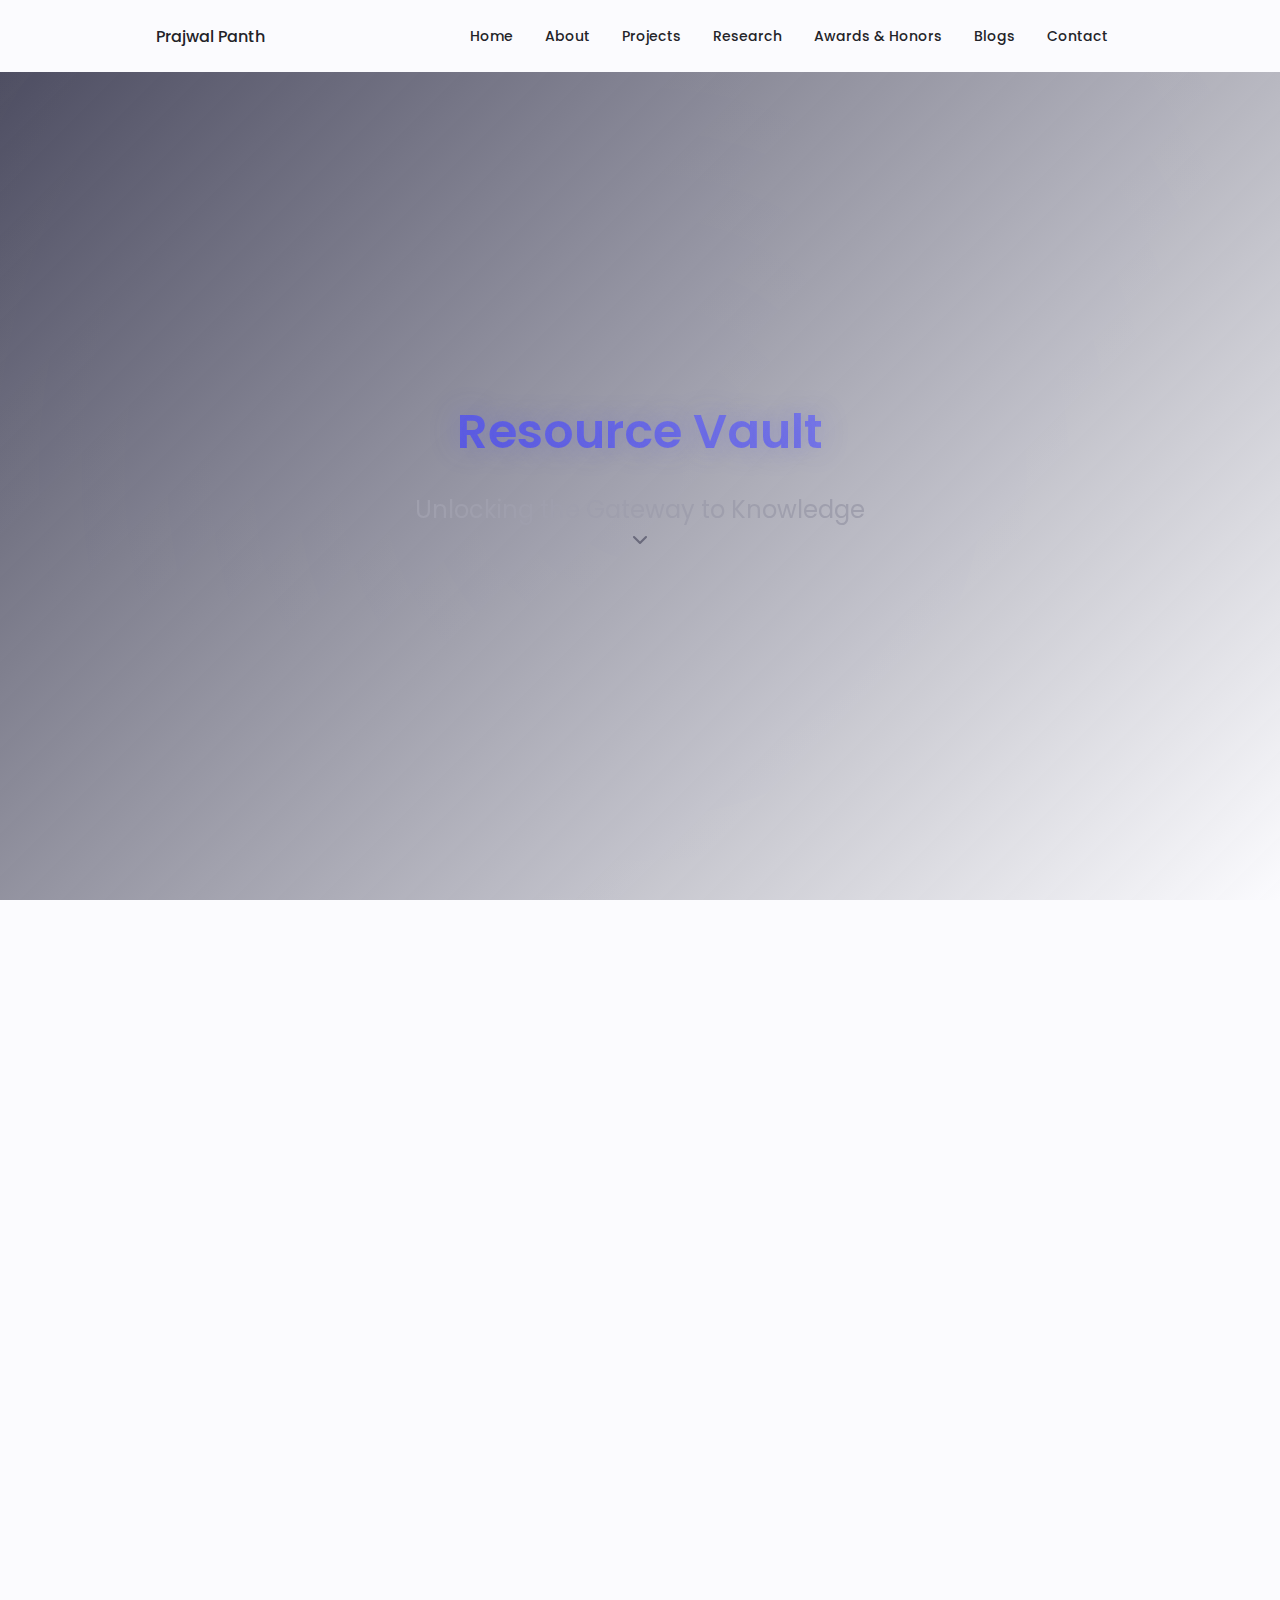
<file: pages/blogs/resources.html>
<!DOCTYPE html>
<html lang="en" class="resources-page">
  <head>
    <meta charset="UTF-8" />
    <meta name="viewport" content="width=device-width, initial-scale=1.0" />
    <title>Resource Vault - Unlock Potential</title>
    <!-- Favicon link (PNG) -->
    <link rel="icon" href="../../assets/img/logo.ico" type="image/x-icon" />
    <!--==============Page Specific CSS: Top Level==============-->
    <link rel="stylesheet" href="../../assets/css/resources1.css" />
    <!--==============CORE CSS==============-->
    <link rel="stylesheet" href="../../assets/css/styles.css" />
    <!-- Necessary Icons: unicons.iconscout for content & cdnjs for footer -->
    <link
      rel="stylesheet"
      href="https://unicons.iconscout.com/release/v4.0.8/css/line.css"
    />
    <link
      rel="stylesheet"
      href="https://cdnjs.cloudflare.com/ajax/libs/font-awesome/6.0.0/css/all.min.css"
    />
  </head>
  <body class="resources-page">
    <!-- Navigation -->
    <header class="header" id="header">
      <nav class="nav container">
        <a href="../../index.html" class="nav__logo">Prajwal Panth</a>
        <div class="nav__menu" id="nav-menu">
          <ul class="nav__list grid">
            <li class="nav__item">
              <a href="../../index.html" class="nav__link active-link">
                <i class="uil uil-estate nav__icon"></i>Home
              </a>
            </li>
            <li class="nav__item">
              <a href="../about.html" class="nav__link">
                <i class="uil uil-user nav__icon"></i>About
              </a>
            </li>
            <li class="nav__item">
              <a href="../projects.html" class="nav__link">
                <i class="uil uil-scenery nav__icon"></i>Projects
              </a>
            </li>
            <li class="nav__item">
              <a href="../research.html" class="nav__link">
                <i class="uil uil-flask nav__icon"></i>Research
              </a>
            </li>
            <li class="nav__item">
              <a href="../achievements.html" class="nav__link">
                <i class="uil uil-trophy nav__icon"></i>Awards & Honors
              </a>
            </li>
            <li class="nav__item">
              <a href="../blogs.html" class="nav__link">
                <i class="uil uil-pen nav__icon"></i>Blogs
              </a>
            </li>
            <li class="nav__item">
              <a href="../contact.html" class="nav__link">
                <i class="uil uil-message nav__icon"></i>Contact
              </a>
            </li>
          </ul>
          <i class="uil uil-times nav__close" id="nav-close"></i>
        </div>

        <div class="nav__btns">
          <!-- Theme change button -->
          <i class="uil uil-moon change-theme" id="theme-button"></i>

          <div class="nav__toggle" id="nav-toggle">
            <i class="uil uil-apps"></i>
          </div>
        </div>
      </nav>
    </header>
    <!-- main-->

    <!-- Main Content -->
    <main class="main">
      <div class="resources-container">
        <section class="resources-hero">
          <div class="hero-content">
            <h1 class="resource-title">Resource Vault</h1>
            <p class="resource-subtitle">Unlocking the Gateway to Knowledge</p>
            <i class="fas fa-chevron-down scroll-indicator"></i>
          </div>
        </section>
        <div class="resource-content">
          <article class="paradox-container">
            <div class="corner-deco tl"></div>
            <div class="corner-deco tr"></div>
            <div class="corner-deco bl"></div>
            <div class="corner-deco br"></div>

            <h2 class="paradox-title">The Paradox of Resources</h2>
            <div class="paradox-content">
              <p>
                In our pursuit of knowledge, we often conflate information with
                understanding. True mastery isn't found in aggregated links or
                curated lists, but in the alchemy of curiosity meeting
                persistence. The internet age has given us unprecedented access
                to information, yet true wisdom remains as elusive as ever.
              </p>

              <p>
                Consider this: the value of a resource isn't inherent in its
                existence, but in the rigor with which it's pursued. A single
                paragraph deeply contemplated holds more transformative power
                than a thousand bookmarks never revisited. The greatest thinkers
                in history built their legacies not through accumulation, but
                through intense focus and relentless questioning.
              </p>

              <div class="wisdom-card">
                <blockquote>
                  "The only true wisdom is in knowing you know nothing."
                  <footer>- Socrates</footer>
                </blockquote>
              </div>

              <p>
                This page intentionally contains no links. Instead, it offers a
                different kind of resource: the challenge to develop your own
                research methodology. Begin by formulating precise questions.
                Cultivate the patience to follow intellectual threads. Learn to
                distinguish between genuine understanding and the illusion of
                knowledge that comes from mere exposure.
              </p>

              <p>
                The tools for discovery are already in your hands. What
                separates the novice from the expert isn't access to resources,
                but the discipline to transform information into insight. Start
                with one question. Pursue it through primary sources. Document
                your journey. Engage in active learning rather than passive
                consumption.
              </p>
            </div>
          </article>

          <div class="key-takeaway">
            <h2>Key Takeaway</h2>
            <p>
              True resources are not found but forged through:<br />
              <span class="highlight"
                >Curiosity × Critical Thinking × Consistent Effort</span
              >
            </p>
          </div>
        </div>
        <div class="wisdom-card key-takeaway">
          <p>
            Knowledge is not a destination but a manner of traveling. Choose
            your path wisely.
          </p>
        </div>
      </div>
    </main>
    <!--================== Footer ===============-->
    <footer class="footer">
      <div class="footer__bg">
        <div class="footer__container container">
          <p class="footer__copyright">
            <a
              href="../../index.html"
              style="text-decoration: none; color: inherit"
            >
              Copyright © <span id="currentYear"></span> | Prajwal Panth | All
              Rights Reserved.
            </a>
          </p>
          <div class="footer__social">
            <a
              href="https://www.linkedin.com/in/prajwal-panth/"
              target="_blank"
              class="footer__social-link"
            >
              <i class="fa-brands fa-linkedin"></i>
            </a>
            <a
              href="https://github.com/prajwal-panth"
              target="_blank"
              class="footer__social-link"
            >
              <i class="fa-brands fa-github"></i>
            </a>
            <a
              href="https://medium.com/@prajwal_panth"
              target="_blank"
              class="footer__social-link"
            >
              <i class="fa-brands fa-medium"></i>
            </a>
            <a
              href="https://www.facebook.com/panth.prajwal"
              target="_blank"
              class="footer__social-link"
            >
              <i class="fa-brands fa-facebook"></i>
            </a>
          </div>
        </div>
      </div>
    </footer>

    <script>
      // Automatically update the year
      document.getElementById("currentYear").textContent =
        new Date().getFullYear();
    </script>
    <!--================== SCROLL TOP ==================-->
    <a href="#" class="scrollup" id="scroll-up">
      <i class="uil uil-arrow-up scrollup__icon"></i>
    </a>
    <!--================== Core JS ==================-->
    <script src="../../assets/js/theme&swiper.js"></script>
    <script src="../../assets/js/main.js"></script>
  </body>
</html>
</file>
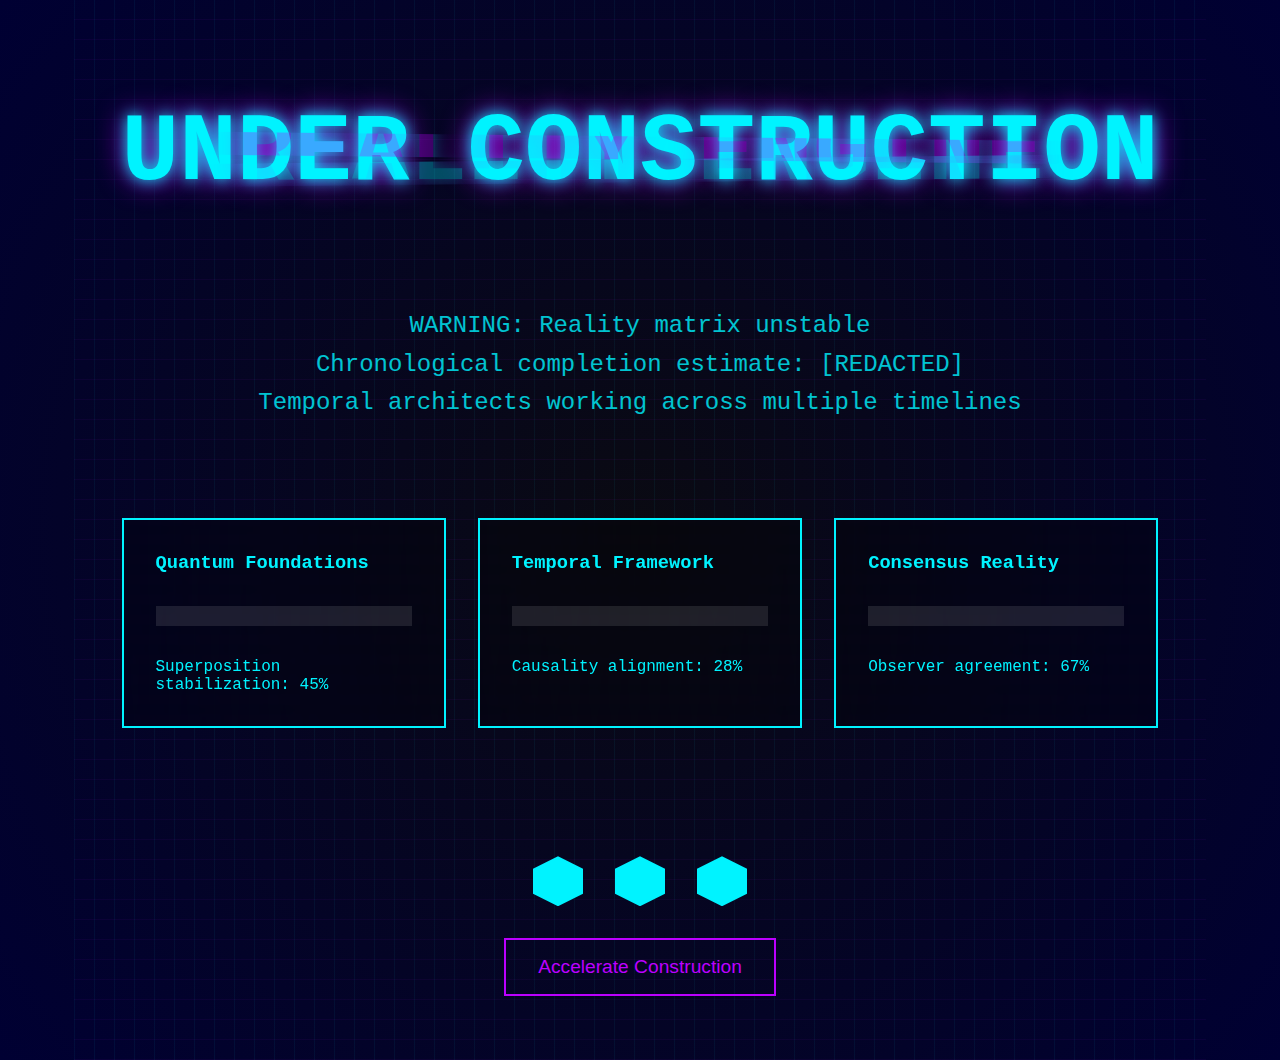
<file: pages/blogs/under-construction.html>
<!DOCTYPE html>
<html lang="en">
  <head>
    <meta charset="UTF-8" />
    <meta
      name="viewport"
      content="width=device-width, initial-scale=1.0, viewport-fit=cover"
    />
    <title>Reality in Progress</title>
    <!--==============Page Specific CSS: Top Level==============-->
    <link rel="stylesheet" href="../../assets/css/under-construction1.css" />
  </head>
  <body>
    <div class="construction-zone">
      <div class="reality-grid"></div>
      <div class="quantum-particles"></div>

      <h1 class="reality-header">Under Construction</h1>

      <p class="reality-message">
        WARNING: Reality matrix unstable<br />
        Chronological completion estimate: [REDACTED]<br />
        Temporal architects working across multiple timelines
      </p>

      <div class="dimensional-status">
        <div class="reality-panel">
          <h3>Quantum Foundations</h3>
          <div class="quantum-progress"></div>
          <p>Superposition stabilization: 45%</p>
        </div>

        <div class="reality-panel">
          <h3>Temporal Framework</h3>
          <div class="quantum-progress"></div>
          <p>Causality alignment: 28%</p>
        </div>

        <div class="reality-panel">
          <h3>Consensus Reality</h3>
          <div class="quantum-progress"></div>
          <p>Observer agreement: 67%</p>
        </div>
      </div>

      <div class="constructor-bots">
        <div class="nanobot"></div>
        <div class="nanobot" style="animation-delay: 0.5s"></div>
        <div class="nanobot" style="animation-delay: 1s"></div>
      </div>

      <button
        class="singularity-button"
        onclick="this.innerHTML = 'TACHYON PULSE INITIATED'"
      >
        Accelerate Construction
      </button>
    </div>

    <!--================Page Specific JS================-->
    <script src="../../assets/js/best1.js"></script>
  </body>
</html>
</file>
<file: assets/css/styles.css>
@import url("https://fonts.googleapis.com/css2?family=Poppins:wght@400;500;600&display=swap");

/*================ VARIABLES CSS ==========*/

:root {
  --header-height: 3rem;

  /*======= Colors =======*/
  /* Change Favorite color */
  --hue-color: 240;

  /*========= HSL Color mode =========*/
  --first-color: hsl(var(--hue-color), 69%, 61%);
  --first-color-second: hsl(var(--hue-color), 69%, 61%);
  --first-color-alt: hsl(var(--hue-color), 57%, 53%);
  --first-color-lighter: hsl(var(--hue-color), 92%, 85%);
  --title-color: hsl(var(--hue-color), 8%, 15%);
  --text-color: hsl(var(--hue-color), 8%, 45%);
  --text-color-light: hsl(var(--hue-color), 8%, 65%);
  --input-color: hsl(var(--hue-color), 70%, 96%);
  --body-color: hsl(var(--hue-color), 60%, 99%);
  --container-color: #fff;
  --scroll-bar-color: hsl(var(--hue-color), 12%, 90%);
  --scroll-thumb-color: hsl(var(--hue-color), 12%, 80%);

  /*========= Font and typography ===========*/
  --body-font: "Poppins", sans-serif;

  --big-font-size: 2rem;
  --h1-font-size: 1.5rem;
  --h2-font-size: 1.25rem;
  --h3-font-size: 1.125rem;
  --normal-font-size: 0.938rem;
  --small-font-size: 0.813rem;
  --smaller-font-size: 0.75rem;

  /*=========== Font weight ==========*/

  --font-medium: 500;
  --font-semi-bold: 600;

  /*============ Margin Bottom ===========*/
  /* .25rem = 4px, .5rem=8px, .75rem = 12px*/
  --mb-0-25: 0.25rem;
  --mb-0-5: 0.5rem;
  --mb-0-75: 0.75rem;
  --mb-1: 1rem;
  --mb-1-5: 1.5rem;
  --mb-2: 2rem;
  --mb-2-5: 2.5rem;
  --mb-3: 3rem;

  /*============== z index =============*/
  --z-tooltip: 10;
  --z-fixed: 100;
  --z-modal: 1000;
}

/* Font Size for larger devices */
@media screen and (min-width: 968px) {
  :root {
    --big-font-size: 3rem;
    --h1-font-size: 2.25rem;
    --h2-font-size: 1.5rem;
    --h3-font-size: 1.25rem;
    --normal-font-size: 1rem;
    --small-font-size: 0.875rem;
    --smaller-font-size: 0.813rem;
  }
}
/*================= Variables Dark Theme ===============*/
body.dark-theme {
  /*========= HSL Color mode =========*/
  --first-color-second: hsl(var(--hue-color), 30%, 8%);
  --title-color: hsl(var(--hue-color), 8%, 95%);
  --text-color: hsl(var(--hue-color), 8%, 75%);
  --input-color: hsl(var(--hue-color), 29%, 16%);
  --body-color: hsl(var(--hue-color), 28%, 12%);
  --container-color: hsl(var(--hue-color), 29%, 16%);
  --scroll-bar-color: hsl(var(--hue-color), 12%, 48%);
  --scroll-thumb-color: hsl(var(--hue-color), 12%, 36%);
}

/*================= Button Dark/Light ===============*/
.nav__btns {
  display: flex;
  align-items: center;
}

.change-theme {
  font-size: 1.25rem;
  color: var(--title-color);
  margin-right: var(--mb-1);
  cursor: pointer;
}

.change-theme:hover {
  color: var(--first-color);
}

/*================= Base ===============*/
* {
  box-sizing: border-box;
  padding: 0;
  margin: 0;
}

html {
  scroll-behavior: smooth;
}
body {
  margin: 0 0 var(--header-height) 0;
  font-family: var(--body-font);
  font-size: var(--normal-font-size);
  background-color: var(--body-color);
  color: var(--text-color);
}

h1,
h2,
h3,
h4 {
  color: var(--title-color);
  font-weight: var(--font-semi-bold);
}
ul {
  list-style: none;
}
a {
  text-decoration: none;
}
img {
  max-width: 100%;
  height: auto;
}
.section {
  padding: 2rem 0 4rem;
}
.section__title {
  font-size: var(--h1-font-size);
}

.section__subtitle {
  display: block;
  font-size: var(--small-font-size);
  margin-bottom: var(--mb-3);
}
.section__title,
.section__subtitle {
  text-align: center;
}

.container {
  max-width: 768px;
  margin-left: var(--mb-1-5);
  margin-right: var(--mb-1-5);
}

.grid {
  display: grid;
  gap: 1.5rem;
}
.header {
  width: 100%;
  position: fixed;
  bottom: 0;
  left: 0;
  z-index: var(--z-fixed);
  background-color: var(--body-color);
}

.nav {
  max-width: 968px;
  height: var(--header-height);
  display: flex;
  justify-content: space-between;
  align-items: center;
}

.nav__logo,
.nav__toggle {
  color: var(--title-color);
  font-weight: var(--font-medium);
}

.nav__logo:hover {
  color: var(--first-color);
}
.nav__toggle {
  font-size: 1.1rem;
  cursor: pointer;
}
.nav__toggle:hover {
  color: var(--first-color);
}
@media screen and (max-width: 767px) {
  .nav__menu {
    position: fixed;
    bottom: -100%;
    left: 0;
    width: 100%;
    background-color: var(--body-color);
    padding: 2rem 1.5rem 4rem;
    box-shadow: 0 -1px 4px rgba(0, 0, 0, 0.15);
    border-radius: 1.5rem 1.5rem 0 0;
    transition: 0.3s;
  }
}
.nav__list {
  grid-template-columns: repeat(3, 1fr);
  gap: 2rem;
}

.nav__link {
  display: flex;
  flex-direction: column;
  align-items: center;
  font-size: var(--small-font-size);
  color: var(--title-color);
  font-weight: var(--font-medium);
}

.nav__link:hover {
  color: var(--first-color);
}

.nav__icon {
  font-size: 1.2rem;
}
.nav__icon {
  font-size: 1.2rem;
}
.nav__close {
  position: absolute;
  right: 1.3rem;
  bottom: 0.5rem;
  font-size: 1.5rem;
  cursor: pointer;
  color: var(--first-color);
}

.nav__close:hover {
  color: var(--first-color-alt);
}

/* Show Menu */
.show-menu {
  bottom: 0;
}

/* Active Link */
.active-link {
  color: var(--first-color);
}

/* Change Background header */
.scroll-header {
  box-shadow: 0 -1px 4px rgba(0, 0, 0, 0.15);
}

/*========HOME=============*/
.home__container {
  gap: 1rem;
}
.home__content {
  grid-template-columns: 0.5fr 3fr;
  padding-top: 3.5rem;
  align-items: center;
}

.home__social {
  display: grid;
  grid-template-columns: max-content;
  row-gap: 1rem;
}

.home__social-icon {
  font-size: 1.05rem;
  color: var(--first-color);
}
.home__social-icon:hover {
  color: var(--first-color-lighter);
}

.home__blob {
  width: 200px;
  fill: var(--first-color);
  /* fill: hsl(69, 69%, 61%); */
}
.home__blob-img {
  width: 180%;
  height: 145%;
  padding-left: 30px;
}
.home__data {
  grid-column: 1/3;
}

.home__title {
  font-size: var(--big-font-size);
}
.home__subtitle {
  font-size: var(--h3-font-size);
  color: var(--text-color);
  font-weight: var(--font-medium);
  margin-bottom: var(--mb-0-75);
}
.home__description {
  margin-bottom: var(--mb-2);
}

.portfolio__scroll {
  display: flex;
  justify-content: center;
  align-items: center;
  margin-top: 15px;
  cursor: pointer;
}
.home__scroll {
  display: none;
}
.home__scroll-button {
  color: var(--first-color);
  transition: 0.3s;
}
.home__scroll-button:hover {
  transform: translateY(0.25rem);
}
.home__scroll-mouse {
  font-size: 2rem;
}
.home__scroll-name {
  font-size: var(--small-font-size);
  color: var(--title-color);
  font-weight: var(--font-medium);
  margin-right: var(--mb-0-25);
}
.home__scroll-arrow {
  font-size: 1.25rem;
}

/*================== Buttons ===================*/
.button {
  display: inline-block;
  background-color: var(--first-color);
  color: #fff;
  padding: 1rem;
  margin-bottom: 10px;
  border-radius: 0.5rem;
  font-weight: var(--font-medium);
}

.button:hover {
  background-color: var(--first-color-alt);
}

.button__icon {
  font-size: 1.25rem;
  margin-left: 0.25rem;
  transition: 0.3s;
}

.button--white {
  background-color: #fff;
  color: var(--first-color);
}

.button--white:hover {
  background-color: #fff;
}

.button--flex {
  display: inline-flex;
  align-items: center;
}
.button--small {
  padding: 0.75rem 1rem;
}
.button--link {
  padding: 0;
  background-color: transparent;
  color: var(--first-color);
}

.button--link:hover {
  background-color: transparent;
  color: var(--first-color-alt);
}


/*==================== ABOUT SECTION ====================*/

/* Container for the About Section */
.about__container {
  max-width: 900px;
  margin: 0 auto;
  padding: 1rem 1rem;
  display: flex;
  flex-direction: column;
  align-items: center;
  /* Use your theme variable for container background if needed */
  background-color: var(--container-color, transparent);
  border-radius: 12px;
}

/* Rectangular Profile Image with Rounded Corners */
.profile-image {
  width: 100%;
  max-width: 450px;
  border-radius: 12px;  /* Rounded edges */
  object-fit: cover;
  margin-bottom: 1.5rem;
  transition: transform 0.3s ease, box-shadow 0.3s ease;
}

.profile-image:hover {
  transform: scale(1.02);
  box-shadow: var(--hover-box-shadow, 0 8px 30px rgba(0, 0, 0, 0.15));
}

/* About Text Paragraphs */
.about__description {
  max-width: 700px;
  margin-bottom: 1rem;
  font-size: 1rem;
  line-height: 1.8;
  color: var(--text-color, inherit);
  text-align: justify;
}

/* Download CV Button Container */
.about__buttons {
  margin-top: 0.5rem;
}

/* Download CV Button Styled to Use Theme Accent Color */
.button {
  background-color: var(--first-color, hsl(var(--hue-color), 69%, 61%));
  color: var(--btn-text, #fff);
  padding: 0.75rem 1.5rem;
  border-radius: 8px;
  text-decoration: none;
  font-weight: 500;
  transition: background-color 0.3s ease, transform 0.3s ease;
}

.button--flex {
  display: inline-flex;
  align-items: center;
  gap: 0.5rem;
}

.button:hover {
  background-color: var(--btn-hover-bg, hsl(var(--hue-color), 57%, 53%));
  transform: translateY(-2px);
}

/*===================== SKILLS =========================*/
/* ===== Skills Section ===== */
.skills-container {
  width: 90%;
  max-width: 800px;
  background-color: var(--container-color);
  padding: 2rem;
  border-radius: 12px;
  box-shadow: 0px 4px 12px rgba(0, 0, 0, 0.1);
  margin: auto; /* Centers the container */
  color: var(--text-color);
}

.skills-category {
  margin-bottom: 1.5rem;
}

.skills-category h3 {
  font-size: var(--h3-font-size);
  color: var(--title-color);
  margin-bottom: 1rem;
  text-align: center;
}

.skills-list {
  list-style: none;
  padding: 0;
  margin: 0;
  display: flex;
  flex-wrap: wrap;
  gap: 10px;
  justify-content: center; /* Center skills horizontally */
}

.skill {
  background-color: var(--body-color);
  color: var(--text-color);
  padding: 0.5rem 1.25rem;
  border-radius: 20px;
  font-size: var(--normal-font-size);
  display: flex;
  align-items: center;
  gap: 8px;
  transition: all 0.3s ease;
  border: 2px solid var(--text-color-light);
}

.skill:hover {
  transform: translateY(-3px);
  box-shadow: 0px 4px 12px rgba(0, 0, 0, 0.1);
}

/* Individual Skill Colors */
.skill-python { border-color: #3776ab; }
.skill-python:hover { background-color: #3776ab; color: white; }

.skill-c { border-color: #004080; }
.skill-c:hover { background-color: #004080; color: white; }

.skill-html { border-color: #e34c26; }
.skill-html:hover { background-color: #e34c26; color: white; }

.skill-fastapi { border-color: #009688; }
.skill-fastapi:hover { background-color: #009688; color: white; }

/* Add similar rules for all other skills */
.skill-latex { border-color: #008080; }
.skill-latex:hover { background-color: #008080; color: white; }

.skill i {
  font-size: 1.1rem;
}

/* Responsive Design */
@media screen and (max-width: 768px) {
  .skills-container {
    padding: 1rem;
  }
  
  .skill {
    font-size: var(--small-font-size);
    padding: 0.4rem 1rem;
  }
}
/*==================== Qualifications ====================*/

.qualification__tabs {
  display: flex;
  justify-content: space-evenly;
  margin-bottom: var(--mb-2);
}

.qualification__button {
  font-size: var(--h3-font-size);
  font-weight: var(--font-medium);
  cursor: pointer;
}

.qualification__button:hover {
  color: var(--first-color);
}

.qualification__icon {
  font-size: 1.5rem;
  margin-right: var(--mb-0-25);
}

.qualification__data {
  display: grid;
  grid-template-columns: 1fr max-content 1fr;
  column-gap: 1.5rem;
}

.qualification__title {
  font-size: var(--normal-font-size);
  font-weight: var(--font-medium);
}

.qualification__subtitle {
  display: inline-block;
  font-size: var(--small-font-size);
}

.qualification__calender {
  font-size: var(--smaller-font-size);
  color: var(--text-color-light);
}

.qualification__rounder {
  display: inline-block;
  width: 13px;
  height: 13px;
  background-color: var(--first-color);
  border-radius: 50%;
}

.qualification__line {
  display: block;
  width: 1px;
  height: 100%;
  background-color: var(--first-color);
  transform: translate(6px, -7px);
}

.qualification [data-content] {
  display: none;
}

.qualification__active[data-content] {
  display: none;
}

.qualification__button.qualification__active {
  color: var(--first-color);
}
@media screen and (max-width: 768px) {
  .qualification__button {
    font-size: var(--h3-font-size);
    font-weight: var(--font-small);
  }
  
  
  .qualification__icon {
    font-size: 1rem;
    margin-right: var(--mb-0-25);
  }

}  
/*================= Services ==================*/

.services_container {
  gap: 1.5rem;
  grid-template-columns: repeat(2, 1fr);
}

.services__content {
  position: relative;
  background-color: var(--container-color);
  padding: 1rem 1rem 1rem 1rem;
  border-radius: 0.25rem;
  box-shadow: 0 2px 4px rgba(0, 0, 0, 0.15);
}

.services__button {
  cursor: pointer;
  font-size: var(--small-font-size);
}

.services__button:hover .button__icon {
  transform: translateX(0.25rem);
}

.services__modal {
  position: fixed;
  top: 0;
  left: 0;
  right: 0;
  bottom: 0;
  background-color: rgba(0, 0, 0, 0.5);
  display: flex;
  align-items: center;
  justify-content: center;
  padding: 0 1rem;
  z-index: var(--z-modal);
  opacity: 0;
  visibility: hidden;
  transition: 0.3s;
}

.services__modal-content {
  position: relative;
  background-color: var(--container-color);
  padding: 1.5rem;
  border-radius: 1.25rem;
}
.services__modal-services {
  row-gap: 1rem;
}

.services__modal-service {
  display: flex;
}
.services__modal-title {
  font-size: var(--h3-font-size);
  font-family: var(--font-medium);
  margin-bottom: var(--mb-1-5);
}

.services__modal-close {
  position: absolute;
  top: 1rem;
  right: 1rem;
  font-size: 1.5rem;
  color: var(--first-color);
  cursor: pointer;
}

.services__modal-icon {
  color: var(--first-color);
  margin-right: var(--mb-0-25);
}

/* Active Modal */
.active-modal {
  opacity: 1;
  visibility: visible;
}

/*================== Portfolio ==================*/

.portfolio__container {
  overflow: initial;
}
/*need change*/
.portfolio__content {
  padding: 0 1.5rem;
}
.portfolio__img {
  width: 310px;
  border-radius: 0.5rem;
  justify-self: center;
}
.portfolio__title {
  font-size: var(--h3-font-size);
  margin-bottom: var(--mb-0-5);
}
.portfolio__description {
  margin-bottom: var(--mb-0-75);
}
.portfolio__button:hover .button__icon {
  transform: translateX(0.25rem);
}
.swiper-button-prev::after,
.swiper-button-next::after {
  content: "";
}
.swiper-portfolio-icon {
  font-size: 2rem;
  color: var(--first-color);
}
.swiper-button-prev {
  left: -0.5rem;
}
.swiper-button-next {
  right: -0.5rem;
}

.swiper-container-horizontal > .swiper-pagination-bullets {
  bottom: -2.5rem;
}
.swiper-pagination-bullets-active {
  background-color: var(--first-color);
}

.swiper-button-next,
.swiper-button-prev,
.swiper-pagination-bullets {
  outline: none;
}

/*================ Contact Me ===============*/

.contact__container {
  row-gap: 2rem;
}

.contact__information {
  display: flex;
  margin-bottom: var(--mb-2);
}

.contact__icon {
  font-size: 2rem;
  color: var(--first-color);
  margin-right: var(--mb-0-75);
}

.contact__title {
  font-size: var(--h3-font-size);
  font-weight: var(--font-medium);
}

.contact__subtitle {
  font-size: var(--small-font-size);
  color: var(--text-color-light);
}
.contact__content {
  background-color: var(--input-color);
  border-radius: 0.5rem;
  padding: 0.75rem 1rem 0.25rem;
}
.contact__label {
  font-size: var(--smaller-font-size);
  color: var(--title-color);
}

.contact__input {
  width: 100%;
  background-color: var(--input-color);
  color: var(--text-color);
  font-family: var(--body-font);
  font-size: var(--normal-font-size);
  border: none;
  outline: none;
  padding: 0.25rem 0.5rem 0.5rem 0;
}

/*=================== Footer ==================*/
.footer {
  padding-top: 1.5rem;
}

.footer__container {
  display: flex;
  flex-direction: column;
  align-items: center;
  row-gap: 1rem;
}

.footer__bg {
  background-color: var(--first-color-second);
  padding: 1.5rem 0;
}

.footer__title {
  font-size: var(--h2-font-size);
  font-weight: 700; /* Bold */
  color: #fff; /* White */
  cursor: pointer;
  transition: color 0.3s;
}

.footer__title:hover {
  color: var(--first-color-lighter);
}

.footer__social {
  display: flex;
  gap: 1rem;
}

.footer__social-link {
  font-size: 1.5rem;
  color: #fff;
  transition: color 0.3s, transform 0.2s;
}

.footer__social-link:hover {
  color: var(--first-color-lighter);
  transform: scale(1.1);
}

.footer__copy {
  font-size: var(--smaller-font-size);
  text-align: center;
  margin-top: 0.5rem;
  color: var(--text-color-light);
}

.footer__copy span {
  font-weight: 700; /* Bold */
  color: #fff; /* White */
}

.footer__copyright {
  font-size: var(--smaller-font-size); /* Use your existing font size variable */
  text-align: center;
  margin-top: 0.5rem;
  color: #fff; /* White text */
}

.footer__copyright a {
  color: inherit; /* Inherit white color from parent */
  text-decoration: none; /* Remove underline */
}

.footer__copyright a:hover {
  color: var(--first-color-lighter); /* Add hover effect if needed */
}

/*==================== Scroll Up ==================*/

.scrollup {
  position: fixed;
  right: 1rem;
  bottom: -20%;
  background-color: var(--first-color);
  opacity: 0.8;
  padding: 0 0.3rem;
  border-radius: 0.4rem;
  z-index: var(--z-tooltip);
  transition: 0.4s;
}

.scrollup:hover {
  background-color: var(--first-color-alt);
}

.scrollup__icon {
  font-size: 1.5rem;
  color: #fff;
}

/* Show Scroll */
.show-scroll {
  bottom: 5rem;
}

/*====================== Scroll Bar =====================*/

::-webkit-scrollbar {
  width: 0.6rem;
  background-color: var(--scroll-bar-color);
  border-radius: 0.5rem;
}

::-webkit-scrollbar-thumb {
  background-color: var(--scroll-thumb-color);
  border-radius: 0.5rem;
}

::-webkit-scrollbar-thumb:hover {
  background-color: var(--text-color-light);
}

/*======================== Media Queries ======================*/

/* For Small Devices */
@media screen and (max-width: 350px) {
  .container {
    margin-left: var(--mb-1);
    margin-right: var(--mb-1);
  }

  .nav__menu {
    padding: 2rem 0.25rem 4rem;
  }

  .nav__list {
    column-gap: 0;
  }

  .home__content {
    grid-template-columns: 0.25fr 3fr;
  }

  .home__blob {
    width: 180px;
  }

  .skills__icon,
  .skills__arrow {
    font-size: 1.25rem;
  }
  .skills__title {
    font-size: var(--normal-font-size);
  }

  .qualification__data {
    gap: 0.5rem;
  }

  .services__container {
    justify-content: center;
  }

  .services__content {
    padding-right: 0.5rem;
  }

  .services__modal {
    padding: 0 0.5rem;
  }


}

/* For medium devices */
@media screen and (min-width: 568px) {
  .home__content {
    grid-template-columns: max-content 1fr 1fr;
  }

  .home__data {
    grid-column: initial;
  }

  .home__img {
    order: 1;
    justify-self: center; /* Centers the grid item */
  }

  /* .about__container, */
  .skills__container,
  .contact__container,
  .footer__container {
    grid-template-columns: repeat(2, 1fr);
  }

  .qualification__section {
    display: grid;
    grid-template-columns: 0.6fr;
    justify-content: center;
  }
}

/* For mobile devices (below 568px) */
@media screen and (max-width: 567px) {
  .home__img {
    display: flex; /* Use flexbox for centering */
    justify-content: center; /* Center horizontally */
    align-items: center; /* Center vertically */
    width: 100%; /* Ensure full width */
  }
}
@media screen and (min-width: 768px) {
  .container {
    margin-left: auto;
    margin-right: auto;
  }

  body {
    margin: 0;
  }

  .section {
    /* padding: 6rem 0 4rem; since we don't have content only on single page*/
    padding: 0rem;
  }

  .section__subtitle {
    margin-bottom: 4rem;
  }

  .header {
    top: 0;
    bottom: initial;
  }

  .header,
  .main,
  .footer__container {
    padding: 0 1rem;
  }

  .nav {
    height: calc(var(--header-height) + 1.5rem);
    column-gap: 1rem;
  }

  .nav__icon,
  .nav__close,
  .nav__toggle {
    display: none;
  }

  .nav__list {
    display: flex;
    column-gap: 2rem;
  }

  .nav__menu {
    margin-left: auto;
  }
  .change-theme {
    margin: 0;
  }

  .home__container {
    row-gap: 5rem;
  }

  .home__content {
    padding-top: 5.5rem;
    column-gap: 2rem;
  }
  .home__blob {
    width: 240px;
  }

  .home__scroll {
    display: block;
  }
  .home__scroll-button {
    margin-left: 3rem;
  }
  .about__container {
    column-gap: 5rem;
  }

  .about__img {
    width: 300px;
  }

  .about__description {
    text-align: initial;
  }
  .about__info {
    justify-content: space-between;
  }
  .about__buttons {
    justify-content: initial;
  }

  .skills__icon,
  .skills__arrow {
    font-size: 1.75rem;
  }

  .qualification__tabs {
    justify-content: center;
  }
  .qualification__button {
    margin: 0 var(--mb-1);
  }
  .qualification__sections {
    grid-template-columns: 0.5fr;
  }
  .services_container {
    grid-template-columns: repeat(3, 218px);
    justify-content: center;
  }
  .services__content {
    padding: 1rem 1rem 1rem 1rem;
  }
  .services__icon {
    font-size: 2rem;
  }
  .services__modal-content {
    width: 500px;
  }
  .testimonials {
    align-items: center;
  }
  .project {
    text-align: initial;
  }
  .project__bg {
    background: none;
  }
  .project__container {
    background-color: var(--first-color-second);
    border-radius: 1rem;
    justify-content: center; /* Vertical centering */
    align-items: center; /* Horizontal centering */
    text-align: center;
    padding-top: 1rem;
    padding-bottom: 0.5rem;
    padding-right: 2rem;
    padding-left: 2rem;
  }

  .project__data {
    padding-top: 0.2rem;
  }

  .project__img {
    width: 200px;
  }

  .footer__container {
    grid-template-columns: repeat(3, 1fr);
  }

  .footer__bg {
    padding: 3rem 0 3.5rem;
  }

  .footer__links {
    flex-direction: row;
    column-gap: 2rem;
  }

  .footer__socials {
    justify-self: flex-end;
  }

  .footer__copy {
    margin-top: 4.5rem;
  }
}

/* For Small devices */

@media screen and (max-width: 768px) {
  .project__container {
    background-color: var(--first-color-second);
    /* 
    padding-top: 1rem;
    padding-bottom: 0.5rem;
    padding-right: 2rem;
    padding-left: 2rem; */
    justify-content: center; 
    align-items: center; 
    text-align: center;
    border-radius: 0.7rem;
    width: 90%; /* Fit within the screen */
    padding: 1rem;
    margin: auto;
  }

  .project__data {
    width: 100%; /* Full width */
    padding: 1rem 0; /* More space */
  }

  h2 {
    font-size: 1.5rem; /* Slightly reduce title size */
  }

  p {
    font-size: 1rem; /* Maintain readability */
  }

  a {
    font-size: 0.6rem;
  }
}


@media screen and (min-width: 968px) {
  .header,
  .main,
  .footer__container {
    padding: 0;
  }

  .home__blob {
    width: 280px;
  }

  .home__title {
    font-size: 37px;
  }

  .home__social {
    transform: translateX(-6rem);
  }

  .button--white {
    bottom: -4.5rem;
  }
}

/*================== New Section Added ==================*/
/*================== Education Section ==================*/
.education-section {
  display: flex;
  flex-direction: column;
  align-items: center;
  justify-content: center;
  text-align: center;
  width: 90%;
  max-width: 800px;
  background-color: var(--container-color);
  padding: 2rem;
  border-radius: 12px;
  box-shadow: 0px 4px 12px rgba(0, 0, 0, 0.1);
  margin: auto;
}

/* Adjust padding for mobile */
@media screen and (max-width: 768px) {
  .education-section {
      padding: 1rem 0;
  }
}

/*================== Academic Achievements Timeline ==================*/
/* Timeline Container */
.timeline {
  position: relative;
  width: 100%;
  max-width: 600px; /* Adjust if you want a wider or narrower timeline */
  margin-top: 2rem;
  margin-left: auto;
  margin-right: auto; /* Centers the timeline */
  padding-left: 20px; /* Optional extra left padding */
}

/* Vertical Line */
.timeline::before {
  content: "";
  position: absolute;
  left: 10px;
  top: 0;
  width: 4px;
  height: 100%;
  background-color: var(--text-color-light);
  border-radius: 2px;
}

/* Timeline Item Wrapper */
.timeline-item {
  display: flex;
  align-items: flex-start;
  position: relative;
  margin-bottom: 2rem;
  padding-left: 50px; /* Space to accommodate the line & dot */
}

/* Timeline Dot */
.timeline-dot {
  position: absolute;
  left: 3px;
  top: 8px;
  width: 14px;
  height: 14px;
  background-color: #007bff;
  border-radius: 50%;
  border: 3px solid var(--container-color);
}

/* Timeline Content Box */

.timeline-content {
  /* Normal State */
  background-color: var(--body-color);
  border-radius: 12px;
  padding: 1.2rem;
  text-align: left;
  width: 100%;
  box-shadow: 0px 4px 8px rgba(0, 0, 0, 0.1);

  /* Matching the "prof-exp-item" style */
  border: 2px solid var(--first-color-second);
  /* transition: all 0.3s ease-in-out; */
  /* Exclude background and text color from transition */
  transition: border-color 0.3s ease-in-out, box-shadow 0.3s ease-in-out, transform 0.2s ease-in-out;
}


.timeline-content ul {
  /* padding-left: 1.5rem; Adds spacing for bullets */
  /* margin-top: 0.2rem; */
  list-style: none; /* Removes default bullets */
}

.timeline-content li {
  font-size: var(--small-font-size);
  color: var(--text-color);
  line-height: 1.6;
  margin-bottom: 0.3rem; /* Space between bullet points */
  position: relative;
  padding-left: 1.2rem; /* Space for arrow */
}

/* Adding Arrow Symbol */
.timeline-content li::before {
  content: "➤"; /* Arrow symbol */
  position: absolute;
  left: 0;
  color: #007bff; /* Adjust color to match your theme */
  font-size: 1rem;
}

/* Hover Effect */
.timeline-content:hover {
  border-color: rgb(100, 100, 255);
  box-shadow: 0px 6px 14px rgba(100, 100, 255, 0.25);
  transform: translateY(-2px);
}

/* Timeline Date */
.timeline-date {
  font-size: var(--small-font-size);
  font-weight: bold;
  color: #007bff;
  display: block;
  margin-bottom: 0.5rem;
}

/* Timeline Title */
.timeline-content h3 {
  font-size: var(--h3-font-size);
  color: var(--title-color);
  margin-bottom: var(--mb-0-5);
}

/* Timeline Text */
.timeline-content p,
.timeline-content ul {
  font-size: var(--small-font-size);
  color: var(--text-color);
}

/* Responsive Adjustments (Tablet) */
@media screen and (max-width: 768px) {
  .timeline::before {
    left: 8px;
  }
  .timeline-dot {
    left: 0px;
    width: 12px;
    height: 12px;
  }
  .timeline-item {
    padding-left: 40px;
  }
}

/* Responsive Adjustments (Mobile) */
@media screen and (max-width: 480px) {
  .timeline-dot {
    width: 10px;
    height: 10px;
  }
  /* Add right padding to avoid edge clipping */
  .timeline-item {
    padding-right: 1rem; /* Adjust as needed for spacing */
  }
  .timeline-content {
    padding: 1rem;
  }
}


/* ========== Media Queries ========== */

/* Tablets & small desktops */
@media screen and (max-width: 768px) {
  .timeline::before {
    left: 8px;
  }

  .timeline-dot {
    left: 0px;
    width: 12px;
    height: 12px;
  }

  .timeline-item {
    padding-left: 35px; /* Slightly less left padding */
  }
}

/* Mobile phones */
@media screen and (max-width: 480px) {
  .timeline-dot {
    width: 10px;
    height: 10px;
  }

  /* Key addition: Right spacing on mobile */
  .timeline-item {
    /* Keep left padding, add right padding for spacing */
    padding-left: 35px;
    padding-right: 1rem; /* Adjust to 0.5rem or 1rem as you prefer */
  }

  .timeline-content {
    padding: 1rem;
  }
}



/*================== New Section Ended  ==================*/
.profile__blob {
  width: 250px; /* Increase width proportionally */
  height: 312.5px; /* Increase height proportionally (250 * 1.25) */
  overflow: hidden; /* Ensure the image stays within the bounds */
  border-radius: 20px; /* Optional: Add border-radius for extra rounding */
}

.profile__blob-img {
  width: 100%;
  height: 100%;
  object-fit: cover; /* Ensure the image covers the area without distortion */
}


/*================== New Experience Section  ==================*/
/* Professional Experience Section */
.prof-exp-container {
  display: flex;
  flex-direction: column;
  gap: 1.5rem;
  max-width: 800px;
  margin: auto;
}

/* Experience Item with Border */
.prof-exp-item {
  border: 2px solid var(--first-color-second);
  padding: 1.5rem;
  border-radius: 12px;
  transition: all 0.3s ease-in-out;
}

/* Hover effect */
.prof-exp-item:hover {
  border-color: rgb(100, 100, 255);
  box-shadow: 0px 6px 14px rgba(100, 100, 255, 0.25);
  transform: translateY(-2px);
}

/* Title Styling */
.prof-exp-title {
  font-size: 1.4rem;
  font-weight: bold;
  color: var(--title-color);
  margin-bottom: 0.3rem;
}

/* Organization Styling */
.prof-exp-org {
  font-size: 1rem;
  font-style: italic;
  color: var(--text-color);
}

/* Date Styling */
.prof-exp-date {
  font-size: 0.9rem;
  font-weight: bold;
  color: var(--text-color-light);
  margin-bottom: 0.5rem;
}

/* Left-Aligned List */
.prof-exp-list {
  list-style: none;
  padding-left: 1rem;
  text-align: left;
}

/* Theme-Sensitive Text Color */
.prof-exp-list li {
  font-size: 1rem;
  padding-left: 1.2rem;
  position: relative;
  margin-bottom: 0.5rem;
  color: var(--text-color);
}

/* Custom Bullet Point */
.prof-exp-list li::before {
  content: "•";
  color: rgb(100, 100, 255);
  font-size: 1.2rem;
  position: absolute;
  left: -10px;
  top: 2px;
}

/* Light Theme */
.light-theme {
  --title-color: #000;
  --text-color: #333;
  --text-color-light: #666;
}

/* Dark Theme */
.dark-theme {
  --title-color: #fff;
  --text-color: #ddd;
  --text-color-light: #bbb;
}

/* Responsive Design */
@media screen and (max-width: 768px) {
  .prof-exp-container {
      width: 90%;
  }

  .prof-exp-item {
      padding: 1rem;
  }

  .prof-exp-title {
      font-size: 1.2rem;
  }

  .prof-exp-list li {
      font-size: 0.95rem;
  }
}
/*Feature Projects*/
/*=============== FEATURED PROJECTS SECTION ===============*/
/* Container */
.feature-proj-container {
  max-width: 900px;
  margin: 60px auto;
  padding: 20px;
  text-align: center;
}

/* Header */
.feature-proj-header h2 {
  font-size: var(--h1-font-size);
  margin-bottom: 20px;
  position: relative;
  display: inline-block;
}

.feature-proj-header h2:after {
  content: "";
  width: 50px;
  height: 4px;
  background: var(--first-color);
  display: block;
  margin: 8px auto 0;
  border-radius: 2px;
}

/* Project Grid */
.feature-proj-grid {
  display: grid;
  grid-template-columns: repeat(2, 1fr);
  gap: 20px;
  margin-top: 20px;
}

/* Project Card */
.feature-proj-card {
  background: var(--container-color);
  padding: 20px;
  border-radius: 10px;
  box-shadow: 0 4px 8px rgba(0, 0, 0, 0.1);
  text-align: center;
  transition: transform 0.3s ease-in-out, box-shadow 0.3s ease-in-out, border 0.3s ease-in-out;
  position: relative;
  cursor: pointer;
  border: 2px solid transparent; /* Default border */
}

/* Hover Effect */
.feature-proj-card:hover {
  transform: translateY(-5px) scale(1.05);
  box-shadow: 0 8px 20px rgba(255, 255, 255, 0.2);
  border: 2px solid var(--first-color);
}

/* Image inside card */
.feature-proj-card img {
  max-width: 60px;
  margin-bottom: 15px;
  transition: transform 0.3s ease-in-out;
}

/* Image Zoom Effect */
.feature-proj-card:hover img {
  transform: scale(1.1);
}

/* Project Title */
.feature-proj-card h3 {
  font-size: var(--h3-font-size);
  margin: 10px 0;
  color: var(--title-color);
}

/* Project Description */
.feature-proj-card p {
  color: var(--text-color);
  font-size: var(--small-font-size);
}

/* View More Button */
.feature-proj-view-more-container {
  margin-top: 30px;
  display: flex;
  justify-content: center;
}

.feature-proj-view-more {
  padding: 1rem 1.5rem;
  display: inline-flex;
  align-items: center;
  justify-content: center;
  white-space: nowrap;
  background-color: var(--first-color);
  color: #fff;
  font-size: 1rem;
  font-weight: var(--font-medium);
  border: none;
  border-radius: 0.5rem;
  cursor: pointer;
  box-shadow: 0 4px 8px rgba(0, 0, 0, 0.1);
  transition: transform 0.3s ease-in-out, box-shadow 0.3s ease-in-out, background-color 0.3s ease-in-out;
}

/* Icon inside button */
.feature-proj-view-more__icon {
  font-size: 1.25rem;
  margin-left: 0.5rem;
  transition: transform 0.3s;
}

/* Button Hover Effect */
.feature-proj-view-more:hover {
  background-color: var(--first-color-alt);
  transform: translateY(-3px);
  box-shadow: 0 8px 16px rgba(0, 0, 0, 0.2);
}

.feature-proj-view-more:hover .feature-proj-view-more__icon {
  transform: translateX(4px);
}

/* Responsive Design */
@media (max-width: 600px) {
  .feature-proj-grid {
    grid-template-columns: 1fr;
  }
}

/*===============Loading 3 Dots===========*/
.loading-dots {
  /* Center the dots horizontally on the page */
  display: flex;
  justify-content: center;
  align-items: center;
  margin-top: 1rem;
  margin-bottom: 1rem;
}

/* Each individual dot */
.dot {
  width: 8px;
  height: 8px;
  margin: 0 6px;
  background-color: #999;
  border-radius: 50%;
  
  /* Off Animation For Professionalism*/
  /* animation: bounce 0.6s infinite alternate; */
}

/* Stagger the animation for the 2nd and 3rd dots */
.dot:nth-child(2) {
  animation-delay: 0.2s;
}
.dot:nth-child(3) {
  animation-delay: 0.4s;
}

/* Keyframes for the bounce effect */
@keyframes bounce {
  from {
    transform: translateY(0);
  }
  to {
    transform: translateY(-8px);
  }
}
/* ---------------End of 3 dots loading---------------------- */
/* Add CSS for Persistent Active State */
.active-link {
  color: var(--first-color) !important;
}

.visit-school {
  align-self: flex-start;
  color: var(--accent);
  font-size: 0.875rem;
  font-weight: 600;
  text-decoration: none;
  display: inline-flex;
  align-items: center;
  gap: 0.5rem;
  transition: opacity 0.2s ease;
}

.visit-school:hover {
  opacity: 0.8;
  text-decoration: underline;
}

/*============== Notice in Home Page ==============*/
.notice-title {
  text-align: center; /* Centers the heading */
}

.notice-text {
  font-size: 1rem; /* Default size */
}

@media (max-width: 600px) {
  .notice-text {
    font-size: 0.7rem; /* Smaller text for mobile */
  }
}

/*=================== Repair: Footer at bottom ==================*/
/* Add these 4 lines at the top of your footer CSS */
html, body { height: 100%; }
body { display: flex; flex-direction: column; }
main { flex: 1; }
.footer { margin-top: auto; }

/* Footer Mobile-Specific Optimizations */
@media screen and (max-width: 768px) {
  .footer {
      padding: 1rem 0 calc(2rem + env(safe-area-inset-bottom));
  }

  .footer__container {
      row-gap: 1.5rem;
  }

  .footer__social-link {
      font-size: 1.4rem; /* Better touch target size */
  }

  .footer__copyright {
      font-size: 0.75rem;
      padding: 0 1rem;
      text-wrap: balance;
  }
}
/* =================== Footer Problem Solved =================== */
</file>
<file: assets/css/blogs1.css>
/*================== Blog Section ==================*/
.blog-section {
  display: flex;
  flex-direction: column;
  align-items: center;
  justify-content: center;
  text-align: center;
  width: 90%;
  max-width: 800px;
  padding: 2rem;
  border-radius: 12px;
  box-shadow: 0px 4px 12px rgba(0, 0, 0, 0.1);
  margin: auto;
}

/* Adjust padding for mobile */
@media screen and (max-width: 768px) {
  .blog-section {
      padding: 1rem 0;
  }
}

:root {
  --blog-container-color: var(--container-color, #fff);
  --blog-title-color: var(--title-color, #2c3e50);
  --blog-text-color: var(--text-color, #444);
  --blog-text-light: var(--text-color-light, #666);
  --blog-border-color: var(--border-color, #e0e0e0);
  --blog-accent: var(--first-color-second, #3498db);
  --blog-shadow: 0 4px 12px rgba(0, 0, 0, 0.1);
  --blog-transition: all 0.3s cubic-bezier(0.4, 0, 0.2, 1);
}

.dark-theme {
  --blog-container-color: var(--container-color, #2c3e50);
  --blog-title-color: var(--title-color, #fff);
  --blog-text-color: var(--text-color, #ddd);
  --blog-text-light: var(--text-color-light, #bbb);
  --blog-border-color: var(--border-color, #444);
  --blog-shadow: 0 4px 12px rgba(255, 255, 255, 0.1);
}

/* === Blog Structure === */
.blog-container {
  max-width: 1200px;
  margin: 2rem auto;
  padding: 0 1.5rem;
}

.blog-header {
  text-align: center;
  margin-bottom: 2rem;
}

.blog-title {
  font-size: 2rem;
  color: var(--blog-title-color);
  margin-bottom: 1rem;
  letter-spacing: -0.5px;
}

/* === Search Component === */
.blog-search {
  max-width: 600px;
  margin: 0 auto 2rem;
  position: relative;
}

.blog-search__input {
  width: 100%;
  padding: 1rem;
  padding-right: 3rem; /* Space for the icon */
  border: 2px solid var(--blog-border-color);
  border-radius: 8px;
  background: var(--blog-container-color);
  color: var(--blog-text-color);
  font-size: 1rem;
  transition: var(--blog-transition);
}

.blog-search__input::placeholder {
  transition: opacity 0.3s ease;
}

.blog-search__input:focus::placeholder {
  opacity: 0;
}

.blog-search__icon {
  position: absolute;
  right: 1rem;
  top: 50%;
  transform: translateY(-50%);
  color: var(--blog-text-light);
  cursor: pointer;
}

/* === Blog Cards === */
.blog-grid {
  display: flex;
  flex-direction: column;
  gap: 1rem; /* Gap between each blogs */
}

.blog-card {
  background: var(--blog-container-color);
  border: 2px solid var(--blog-border-color);
  border-radius: 12px;
  padding: 1rem;
  display: flex;
  gap: 1.5rem;
  transition: var(--blog-transition);
  position: relative;
  overflow: hidden;
  cursor: pointer;
}

.blog-card:hover {
  transform: translateY(-5px);
  border-color: var(--blog-accent);
  box-shadow: var(--blog-shadow);
}

.blog-card__image {
  width: 150px;
  height: 150px;
  border-radius: 8px;
  object-fit: cover;
  flex-shrink: 0;
  transition: transform 0.4s ease;
}

.blog-card:hover .blog-card__image {
  transform: scale(1.05);
}

.blog-card__content {
  flex: 1;
  display: flex;
  flex-direction: column;
  justify-content: space-between;
}

.blog-card__title {
  direction: ltr; 
  text-align: left;
  font-size: 1.2rem;
  color: var(--blog-title-color);
  margin-bottom: 0.5rem;
  line-height: 1.3;
  position: relative;
  display: inline-block;
}

.blog-card:hover .blog-card__title {
  text-decoration: underline;
  text-decoration-color: var(--blog-accent);
}

.blog-card__excerpt {
  color: var(--blog-text-color);
  direction: ltr; 
  text-align: left;
  font-size: 0.9rem;
  line-height: 1.5;
  display: -webkit-box;
  -webkit-box-orient: vertical;
  overflow: hidden;
}

.blog-card__meta {
  display: flex;
  align-items: center;
  gap: 1rem;
  margin-top: 0.5rem;
  color: var(--blog-text-light);
  font-size: 0.8rem;
}

.blog-card__meta i {
  margin-right: 0.5rem;
  color: var(--blog-accent);
}

.blog-card__meta .meta-item {
  display: flex;
  align-items: center;
}

.blog-card__meta .tag {
  display: flex;
  align-items: center;
}

.blog-card__meta .tag i {
  margin-right: 0.3rem;
}

/* === Premium Features === */
.blog-card::after {
  content: '';
  position: absolute;
  top: 0;
  left: 0;
  width: 100%;
  height: 100%;
  background: linear-gradient(135deg, rgba(52, 152, 219, 0.05) 0%, transparent 100%);
  opacity: 0;
  transition: opacity 0.3s ease;
}

.blog-card:hover::after {
  opacity: 1;
}

/* === Tooltip === */
.blog-card__tooltip {
  position: absolute;
  top: -10px;
  right: -10px;
  background: var(--blog-accent);
  color: #fff;
  padding: 0.5rem 1rem;
  border-radius: 6px;
  font-size: 0.8rem;
  font-weight: 500;
  box-shadow: 0 2px 8px rgba(0,0,0,0.1);
  opacity: 0;
  transform: translateY(10px);
  transition: all 0.3s ease;
}

.blog-card:hover .blog-card__tooltip {
  opacity: 1;
  transform: translateY(0);
}

/* === Responsive Design === */
@media (max-width: 768px), (max-width: 480px) {
  .blog-card {
      flex-direction: column;
      align-items: flex-start;
      text-align: left;
  }

  .blog-card__image {
      width: 100%;
      height: auto;
      margin-bottom: 1rem;
  }

  .blog-title {
      font-size: 1.75rem;
  }

  .blog-card__meta {
      flex-direction: row; /* Change to row to keep items in a single line */
      flex-wrap: nowrap; /* Prevent wrapping to the next line */
      align-items: center;
  }

  .blog-card__meta .meta-line {
      display: flex;
      align-items: center;
      gap: 1rem;
  }

  .blog-card__meta .tag {
      width: auto; /* Allow the tag to take only the space it needs */
      justify-content: flex-start;
      margin-top: 0; /* Remove any top margin to keep it in line */
  }

  .blog-search {
    padding-left: 1rem;
    padding-right: 1rem;
  }
  .blog-container {
      padding: 0 0.3rem;
  }

  .blog-card {
      padding: 0.7rem;
  }

  .blog-card__title {
      font-size: 1rem;
  }

  .blog-card__excerpt {
      font-size: 0.8rem;
  }

  .blog-search__input {
      padding: 0.6rem; /* Fatness of the search bar */
      padding-right: 0.3rem;
      font-size: 0.9rem;
  }
}

/* Below code is customized version of project.css */
header {
  background-color: var(--container-color);
  box-shadow: 0 2px 8px rgba(0, 0, 0, 0.1);
  position: sticky;
  top: 0;
  z-index: var(--z-fixed);
  transition: all 0.3s ease;
}

body {
  margin: 0;
  padding-top: 80px;
  font-family: var(--body-font);
  background-color: var(--body-color);
  color: var(--text-color);
  min-height: 100vh;
  display: flex;
  flex-direction: column;
}

.header h1 {
  margin: 0;
  font-size: var(--h1-font-size);
  color: var(--title-color);
  line-height: 1.2;
}

.header p {
  margin: 0.5rem 0 0;
  color: var(--text-color-light);
  font-size: var(--small-font-size);
  max-width: 600px;
}



.portfolio {
  display: grid;
  grid-template-columns: repeat(auto-fit, minmax(300px, 1fr));
  gap: 2rem;
  padding: 0rem; /*from 1.5rem to 0rem */
  max-width: 1280px;
  margin: 0 auto;
  width: 100%;
  box-sizing: border-box;
}

.card {
  background: var(--container-color);
  border-radius: 1rem;
  overflow: hidden;
  border: 1px solid var(--input-color);
  transition: transform 0.3s ease, box-shadow 0.3s ease;
}

.card:hover {
  transform: translateY(-5px);
  box-shadow: 0 8px 24px rgba(0, 0, 0, 0.1);
  border-color: var(--first-color);
}

.card img {
  width: 100%;
  height: 220px;
  object-fit: cover;
  border-bottom: 1px solid var(--input-color);
}

.card-content {
  padding: 1.5rem;
  text-align: center;
}

.card-content h3 {
  margin: 0 0 0.75rem;
  font-size: var(--h3-font-size);
  color: var(--title-color);
  position: relative;
}

.card-content h3::after {
  content: '';
  position: absolute;
  bottom: -0.5rem;
  left: 50%;
  transform: translateX(-50%);
  width: 40px;
  height: 2px;
  background: var(--first-color);
}

.card-content p {
  margin: 1rem 0 0;
  direction: ltr; 
  text-align: left;
  font-size: var(--small-font-size);
  color: var(--text-color);
  line-height: 1.5;
}

/* Mobile Optimization */
@media screen and (max-width: 768px) {
  body {
    padding-top: 60px;
  }

  header {
    position: fixed;
    bottom: 0;
    top: auto;
    box-shadow: 0 -2px 8px rgba(0, 0, 0, 0.1);
  }

  .portfolio {
    grid-template-columns: 1fr;
    gap: 1.5rem;
  }


  .card {
    max-width: 100%;
    margin: 0 auto;
  }

  .card img {
    height: 180px;
  }
}

/* Tablet Optimization */
@media screen and (min-width: 769px) and (max-width: 1024px) {
  .portfolio {
    grid-template-columns: repeat(auto-fit, minmax(280px, 1fr));
    gap: 1.5rem;
    padding: 2rem;
  }
}

/* Theme Transition Fix */
body,
header,
.card {
  transition: background-color 0.3s ease, 
             border-color 0.3s ease,
             color 0.3s ease,
             box-shadow 0.3s ease;
}

/* Dark Theme Enhancements */
body.dark-theme .card:hover {
  box-shadow: 0 8px 24px rgba(0, 0, 0, 0.3);
}

body.dark-theme .search-bar input:focus,
body.dark-theme .search-bar select:focus {
  box-shadow: 0 0 0 3px rgba(88, 87, 225, 0.3);
}

/* Touch Device Optimization */
@media (hover: none) {
  .card:hover {
    transform: none;
    box-shadow: 0 2px 8px rgba(0, 0, 0, 0.1);
  }
}

/* new */
/* Add these to your existing CSS without modifying anything else */
.no-results {
  text-align: center;
  padding: 2rem;
  margin: 2rem 0;
  color: var(--text-color-light);
  border: 2px dashed var(--border-color);
  border-radius: 8px;
}


@keyframes bounce {
  0%, 80%, 100% { transform: translateY(0); }
  40% { transform: translateY(-8px); }
}
</file>
<file: assets/css/projects1.css>
/* Combined Solution - Responsive + Theme + Hover Effects */
/* Note: Remove Padding From Header else in mobile view the nav bar gets ugly */
header {
  background-color: var(--container-color);
  box-shadow: 0 2px 8px rgba(0, 0, 0, 0.1);
  position: sticky;
  top: 0;
  z-index: var(--z-fixed);
  transition: all 0.3s ease;
}

body {
  margin: 0;
  padding-top: 80px;
  font-family: var(--body-font);
  background-color: var(--body-color);
  color: var(--text-color);
  min-height: 100vh;
  display: flex;
  flex-direction: column;
}

.header h1 {
  margin: 0;
  font-size: var(--h1-font-size);
  color: var(--title-color);
  line-height: 1.2;
}

.header p {
  margin: 0.5rem 0 0;
  color: var(--text-color-light);
  font-size: var(--small-font-size);
  max-width: 600px;
}

.search-bar {
  display: flex;
  flex-wrap: wrap;
  justify-content: center;
  gap: 1rem;
  margin: 2rem auto;
  max-width: 800px;
  padding: 0 1rem;
}

.search-bar input {
  flex: 1 1 300px;
  padding: 0.875rem;
  border: 2px solid var(--input-color);
  border-radius: 0.75rem;
  background: var(--container-color);
  color: var(--text-color);
  font-size: var(--normal-font-size);
  transition: border-color 0.3s ease;
}

.search-bar select {
  flex: 0 1 200px;
  padding: 0.875rem;
  border: 2px solid var(--input-color);
  border-radius: 0.75rem;
  background: var(--container-color);
  color: var(--text-color);
  cursor: pointer;
  font-size: var(--normal-font-size);
}

.portfolio {
  display: grid;
  grid-template-columns: repeat(auto-fit, minmax(300px, 1fr));
  gap: 2rem;
  padding: 1.5rem;
  max-width: 1280px;
  margin: 0 auto;
  width: 100%;
  box-sizing: border-box;
}

.card {
  background: var(--container-color);
  border-radius: 1rem;
  overflow: hidden;
  border: 1px solid var(--input-color);
  transition: transform 0.3s ease, box-shadow 0.3s ease;
}

.card:hover {
  transform: translateY(-5px);
  box-shadow: 0 8px 24px rgba(0, 0, 0, 0.1);
  border-color: var(--first-color);
}

.card img {
  width: 100%;
  height: 220px;
  object-fit: cover;
  border-bottom: 1px solid var(--input-color);
}

.card-content {
  padding: 1.5rem;
  text-align: center;
}

.card-content h3 {
  margin: 0 0 0.75rem;
  font-size: var(--h3-font-size);
  color: var(--title-color);
  position: relative;
}

.card-content h3::after {
  content: '';
  position: absolute;
  bottom: -0.5rem;
  left: 50%;
  transform: translateX(-50%);
  width: 40px;
  height: 2px;
  background: var(--first-color);
}

.card-content p {
  margin: 1rem 0 0;
  font-size: var(--small-font-size);
  color: var(--text-color);
  line-height: 1.5;
}

/* Mobile Optimization */
@media screen and (max-width: 768px) {
  body {
    padding-top: 60px;
  }

  header {
    position: fixed;
    bottom: 0;
    top: auto;
    box-shadow: 0 -2px 8px rgba(0, 0, 0, 0.1);
  }

  .portfolio {
    grid-template-columns: 1fr;
    gap: 1.5rem;
    padding: 1rem;
    margin-bottom: 80px; /* Space for bottom header */
  }

  .search-bar {
    flex-direction: column;
    margin: 1rem;
  }

  .search-bar input,
  .search-bar select {
    width: 100%;
    max-width: 100%;
    margin-left: 0;
  }

  .card {
    max-width: 100%;
    margin: 0 auto;
  }

  .card img {
    height: 180px;
  }
}

/* Tablet Optimization */
@media screen and (min-width: 769px) and (max-width: 1024px) {
  .portfolio {
    grid-template-columns: repeat(auto-fit, minmax(280px, 1fr));
    gap: 1.5rem;
    padding: 2rem;
  }
}

/* Theme Transition Fix */
body,
header,
.card,
.search-bar input,
.search-bar select {
  transition: background-color 0.3s ease, 
             border-color 0.3s ease,
             color 0.3s ease,
             box-shadow 0.3s ease;
}

/* Dark Theme Enhancements */
body.dark-theme .card:hover {
  box-shadow: 0 8px 24px rgba(0, 0, 0, 0.3);
}

body.dark-theme .search-bar input:focus,
body.dark-theme .search-bar select:focus {
  box-shadow: 0 0 0 3px rgba(88, 87, 225, 0.3);
}

/* Touch Device Optimization */
@media (hover: none) {
  .card:hover {
    transform: none;
    box-shadow: 0 2px 8px rgba(0, 0, 0, 0.1);
  }
}
</file>
<file: assets/css/best1.css>
:root {
    --hue-color: 240;
    --first-color: hsl(var(--hue-color), 69%, 61%);
    --primary-gradient: linear-gradient(45deg,  var(--first-color),  #30b594);
    --text-glow: 0 0 50px rgba(255,255,255,0.3);
    --particle-count: 100;
}

* {
    margin: 0;
    padding: 0;
    box-sizing: border-box;
    touch-action: manipulation;
}

body {
    background: linear-gradient(45deg, hsl(240, 28%, 12%),hsl(240, 28%, 12%));
    min-height: 100vh;
    overflow-x: hidden;
    font-family: system-ui, -apple-system, 'Segoe UI', Roboto, 'Helvetica Neue', Arial, sans-serif;
    -webkit-font-smoothing: antialiased;
}

.quantum-container {
    position: relative;
    display: flex;
    justify-content: center;
    align-items: center;
    min-height: 100vh;
    perspective: 1000px;
    transform-style: preserve-3d;
    padding: 20px;
}

.paradox-text {
    font-size: clamp(3rem, 8vw, 8rem);
    font-weight: 900;
    line-height: 1.2;
    text-align: center;
    text-transform: uppercase;
    background: var(--primary-gradient);
    -webkit-background-clip: text;
    background-clip: text;
    color: transparent;
    text-shadow: var(--text-glow);
    animation: quantumFloat 4s ease-in-out infinite;
    transition: all 0.3s ease;
    position: relative;
    z-index: 2;
}

.subtitle {
    position: absolute;
    bottom: 15vh;
    color: rgba(255,255,255,0.7);
    font-size: clamp(1rem, 2vw, 1.5rem);
    opacity: 0;
    animation: fadeInOut 6s infinite 2s;
    text-align: center;
    max-width: 90%;
    line-height: 1.5;
    padding: 0 20px;
    z-index: 1;
}

.particle-field {
    position: fixed;
    width: 100%;
    height: 100%;
    pointer-events: none;
    z-index: 0;
}

.particle {
    position: absolute;
    background: rgba(255,255,255,0.1);
    border-radius: 50%;
    animation: particleFloat 10s infinite linear;
    will-change: transform, opacity;
}

.dimensional-portal {
    position: fixed;
    width: min(70vw, 400px);
    height: min(70vw, 400px);
    border: 2px solid rgba(78, 205, 196, 0.3);
    border-radius: 50%;
    animation: portalSpin 20s linear infinite;
    filter: blur(30px);
    opacity: 0.2;
    z-index: 0;
}

.philosophy-box {
    position: absolute;
    top: 10%;
    right: 5%;
    color: rgba(255,255,255,0.4);
    font-size: clamp(0.8rem, 1.5vw, 1.2rem);
    max-width: min(90%, 300px);
    transform: rotate(5deg);
    transition: all 0.5s ease;
    line-height: 1.4;
    z-index: 2;
}

/* Mobile-first adaptations */
@media (max-width: 768px) {
    :root {
        --text-glow: 0 0 30px rgba(255,255,255,0.2);
        --particle-count: 50;
    }

    .quantum-container {
        perspective: 500px;
        padding: 10px;
    }

    .paradox-text {
        font-size: clamp(2.5rem, 12vw, 4rem);
        line-height: 1.1;
    }

    .subtitle {
        bottom: 10vh;
        font-size: clamp(0.9rem, 4vw, 1.2rem);
    }

    .dimensional-portal {
        filter: blur(20px);
        width: min(90vw, 300px);
        height: min(90vw, 300px);
    }

    .philosophy-box {
        position: static;
        margin: 30px auto;
        transform: rotate(0);
        text-align: center;
        max-width: 80%;
        font-size: 0.9rem;
        color: rgba(255,255,255,0.6);
    }

    .philosophy-box:hover {
        transform: none;
    }
}

@media (max-width: 480px) {
    :root {
        --particle-count: 30;
    }

    .paradox-text {
        font-size: 2.2rem;
    }

    .subtitle {
        bottom: 8vh;
        font-size: 0.8rem;
    }

    .dimensional-portal {
        filter: blur(15px);
    }
}

@keyframes quantumFloat {
    0%, 100% { transform: translateY(0) rotate(0deg) scale(1); }
    50% { transform: translateY(-10px) rotate(1deg) scale(1.02); }
}

@keyframes fadeInOut {
    0%, 100% { opacity: 0; transform: translateY(20px); }
    50% { opacity: 1; transform: translateY(0); }
}

@keyframes particleFloat {
    from { transform: translateY(0) scale(0); opacity: 0; }
    to { transform: translateY(-100vh) scale(2); opacity: 1; }
}

@keyframes portalSpin {
    from { transform: rotate(0deg) scale(0.8); }
    to { transform: rotate(360deg) scale(1.2); }
}

.paradox-text {
    /* existing styles */
    cursor: pointer;
}
</file>
<file: assets/css/blogs2.css>
/*++++++++++++++++++ CSS OF INNER BLOGS PAGE ++++++++++++++++++*/
/*================== BLOG POST STRUCTURE ==================*/
.blog-container {
  max-width: 780px;
  margin: 2rem auto;
  background: var(--container-color);
  padding: 1.5rem 1.5rem;
  border-radius: 1rem;
  box-shadow: 0 6px 24px rgba(0, 0, 0, 0.08);
  transition: all 0.4s ease;
}

/*================== TYPOGRAPHY SYSTEM ==================*/
.blog-title {
  font-size: calc(var(--h1-font-size) + 0.4rem);
  color: var(--first-color);
  line-height: 1.25;
  margin-bottom: 1.5rem;
  position: relative;
  padding-bottom: 1.2rem;
}

.blog-title::after {
  content: "";
  position: absolute;
  bottom: 0;
  left: 0;
  width: 120px;
  height: 3px;
  background: linear-gradient(90deg, var(--first-color), transparent);
}

/* Section Headings (Introduction, Choosing...) */
.blog-content h2 {
  font-size: var(--h2-font-size);
  color: var(--first-color);
  margin: 3rem 0 1.5rem;
  padding-bottom: 0.2rem;
  border-bottom: 2px solid var(--input-color);
  position: relative;
}

/* Sub-section Headings (Academic Fit, Campus Culture...) */
.blog-content h3 {
  font-size: var(--h3-font-size);
  color: hsl(var(--hue-color), 69%, 55%);
  margin: 1.8rem 0 1rem;
  position: relative;
  padding-left: 1.2rem;
}

.blog-content h3::before {
  content: "•";
  position: absolute;
  left: 0;
  color: var(--first-color-lighter);
}

/*================== Back Button ==================*/
.back-button {
  display: inline-flex;
  align-items: center;
  gap: 0.5rem;
  padding: 0.5rem 1rem;
  margin: 0 0 3rem;
  background: hsla(var(--hue-color), 69%, 61%, 0.1);
  border-radius: 0.8rem;
  color: var(--text-color);
  font-size: 1rem;
  border: 1px solid var(--input-color);
  transition: all 0.3s cubic-bezier(0.4, 0, 0.2, 1);
}

.back-button:hover {
  background: hsla(var(--hue-color), 69%, 61%, 0.2);
  color: var(--first-color);
  transform: translateX(-8px);
  border-color: var(--first-color);
}
/*================== Interactive Icons ==================*/
.interactive-icons {
  display: flex;
  gap: 1rem;
  margin: 1rem 0;
  padding: 1rem 0;
  border-top: 2px solid var(--input-color);
  border-bottom: 2px solid var(--input-color);
}

.interactive-icons .icon {
  position: relative;
  cursor: pointer;
  color: var(--text-color-light);
  transition: all 0.3s ease;
}

.interactive-icons .icon i {
  font-size: 1rem;
  vertical-align: middle;
}

/* Icon Color States */
.icon.like:hover {
  color: #4caf50 !important;
}
.icon.love:hover {
  color: #f44336 !important;
}
.icon.bookmark:hover {
  color: #9c27b0 !important;
}
/* Interactive Icons Hover */
.interactive-icons .icon {
  transition: all 0.3s cubic-bezier(0.4, 0, 0.2, 1);
}
.interactive-icons .icon:hover {
  transform: translateY(-2px);
}

/*================== Tooltip Enhancements ==================*/
.interactive-icons .icon:hover::after {
  content: attr(data-tooltip);
  position: absolute;
  bottom: -2rem;
  left: 50%;
  transform: translateX(-50%);
  background: var(--container-color);
  color: var(--title-color);
  padding: 0.25rem 0.75rem;
  border-radius: 0.375rem;
  font-size: var(--smaller-font-size);
  box-shadow: 0 2px 8px rgba(0, 0, 0, 0.1);
  white-space: nowrap;
  z-index: var(--z-tooltip);
}

/*================== Meta Information ==================*/
.meta-info {
  margin-bottom: 2rem;
  font-size: 0.95rem;
  color: #777;
}

.meta-info span {
  margin-right: 1rem;
}

.meta-info .tag {
  background: hsla(var(--hue-color), 69%, 61%, 0.1);
  padding: 0.3rem 0.6rem;
  border-radius: 12px;
  color: #30b594;
}

/* Meta Tag Hover */
.meta-info .tag {
  transition: all 0.3s ease;
}

.meta-info .tag:hover {
  background: hsla(var(--hue-color), 69%, 61%, 0.2);
  transform: translateY(-1px);
}

/*================== CONTENT STRUCTURE ==================*/
.blog-content p {
  color: var(--text-color);
  line-height: 1.8;
  margin-bottom: 1.5rem;
  font-size: var(--normal-font-size);
}

/* Numbered Lists (Ordered) */
.blog-content ol {
  counter-reset: section;
  margin: 1.8rem 0;
  padding-left: 2rem;
  list-style: none;
}

.blog-content ol li {
  counter-increment: section;
  position: relative;
  margin-bottom: 1.2rem;
  padding-left: 1rem;
}

.blog-content ol li::before {
  content: counter(section) ".";
  position: absolute;
  left: -1rem;
  color: var(--first-color);
  font-weight: var(--font-semi-bold);
  font-size: 1.1em;
}

/* Bulleted Lists (Unordered) */
.blog-content ul {
  margin: 1.8rem 0;
  padding-left: 2rem;
  list-style: none;
  border-left: 2px solid var(--input-color); /* Retains the old left border */
}

.blog-content ul li {
  position: relative;
  margin-bottom: 1.2rem;
  padding-left: 1rem;
}

.blog-content ul li::before {
  content: "•"; /* Change to '▹' if you prefer the old marker */
  position: absolute;
  left: -1rem;
  color: var(--point-color);
  font-size: 1.4em;
  line-height: 0.75;
}

/* Hover Effects */
.blog-content ol li:hover,
.blog-content ul li:hover {
  transform: translateX(5px);
  transition: transform 0.3s ease;
}

/*================== DARK THEME ENHANCEMENTS ==================*/
body.dark-theme {
  .blog-content h2 {
    color: hsl(var(--hue-color), 75%, 65%);
    border-color: hsla(var(--hue-color), 69%, 61%, 0.3);
  }

  .blog-content h3 {
    color: hsl(var(--hue-color), 69%, 70%);
  }

  .blog-content h3::before {
    color: var(--first-color-alt);
  }

  .blog-content li::before {
    color: var(--first-color-lighter);
  }

  .interactive-icons {
    border-color: hsla(var(--hue-color), 29%, 16%, 0.5);
  }

  .blog-image {
    filter: brightness(0.95);
    box-shadow: 0 4px 12px rgba(0, 0, 0, 0.3);
  }

  .blog-image:hover {
    filter: brightness(1.05);
    box-shadow: 0 6px 20px rgba(0, 0, 0, 0.4);
  }

  .blog-content ol li:hover,
  .blog-content ul li:hover {
    background: hsla(var(--hue-color), 29%, 16%, 0.4);
  }
}
/*================== IMAGE STYLING ==================*/
.blog-image {
  width: 100%;
  max-width: 720px;
  height: auto;
  border-radius: 0.8rem;
  margin: 2rem auto;
  display: block;
  transition: all 0.4s cubic-bezier(0.4, 0, 0.2, 1);
  box-shadow: 0 4px 12px rgba(0, 0, 0, 0.1);
}

.blog-image:hover {
  transform: scale(1.02);
  box-shadow: 0 6px 20px rgba(0, 0, 0, 0.15);
}

/*================== ENHANCED HOVER EFFECTS ==================*/
/* Back Button Hover */
.back-button:hover {
  box-shadow: -4px 0 12px hsla(var(--hue-color), 69%, 61%, 0.2);
}

/* List Item Hover Effects */
.blog-content ol li:hover,
.blog-content ul li:hover {
  background: hsla(var(--hue-color), 69%, 61%, 0.03);
  border-radius: 0.4rem;
  padding-left: 1.2rem;
  margin-left: -0.5rem;
}

.blog-content pre {
  border: 1px solid #ddd;
  border-radius: 5px;
  padding: 1rem;
  margin-bottom: 1rem;
  font-size: 16px;
  line-height: 1.5;
  overflow-x: auto;
  white-space: pre-wrap; /* Allows long lines to wrap */
  word-wrap: break-word; /* Breaks long words when needed */
  max-width: 100%;
}
/* Blockquote */
.blockquote {
  padding: 1rem;
  background: hsla(var(--hue-color), 69%, 61%, 0.2);
  border-left: 4px solid var(--first-color);
  border-radius: 4px;
}

.blockquote p {
  font-size: var(--normal-font-size);
  color: var(--primary);
  font-style: italic;
  margin-bottom: 0rem;
}

/*================== RESPONSIVE ADJUSTMENTS ==================*/
@media screen and (min-width: 1200px) {
  .blog-container {
    max-width: 850px;
    padding: 5rem 2rem;
  }

  .blog-title {
    font-size: 2rem;
  }

  .interactive-icons .icon i {
    font-size: 1.4rem;
  }
}

@media screen and (max-width: 768px) {
  .blog-container {
    margin: 1rem;
    padding: 0.5rem 0.5rem;
  }

  .blog-title {
    font-size: 1.5rem;
    margin-bottom: 1rem;
  }

  .blog-content h2 {
    font-size: 1.2rem;
    margin: 1rem 0 1rem;
    padding-bottom: 0.2rem;
  }

  .blog-content h3 {
    font-size: 1rem;
  }
  .blog-content p {
    margin-bottom: 1rem;
    font-size: var(--small-font-size);
  }
  .blog-content ul {
    font-size: var(--small-font-size);
    margin: 0.5rem 0;
    padding-left: 1rem;
    border-left: 2px solid var(--input-color);
  }
  .blog-content ol {
    font-size: var(--small-font-size);
    margin: 0.5rem 0;
    padding-left: 1rem;
    border-left: 2px solid var(--input-color);
  }
  .blog-content li {
    margin-bottom: 0.42rem;
    padding-left: 1rem;
  }

  .pre {
    font-size: var(--small-font-size);
    padding: 0.5em;
  }

  .interactive-icons {
    gap: 0.5rem;
    margin: 0rem 0;
    padding: 1rem 0;
  }

  .interactive-icons .icon i {
    font-size: 1.2rem;
  }

  .meta-info {
    font-size: 0.8rem;
    margin-bottom: 1rem;
    line-height: 2.4;
  }

  .back-button {
    gap: 0.8rem;
    padding: 0.3rem 0.5rem;
    margin: 0 0 1rem;
    font-size: 0.8rem;
  }

  .blog-image {
    border-radius: 0.5rem;
    margin: 1rem auto;
  }

  .blog-image:hover {
    transform: scale(1.015);
  }

  .blockquote {
    padding: 0.5rem;
    background: hsla(var(--hue-color), 69%, 61%, 0.2);
    border-left: 4px solid var(--first-color);
    border-radius: 4px;
  }
  
  .blockquote p {
    font-size: var(--small-font-size);
    color: var(--primary);
    font-style: italic;
    margin-bottom: 0rem;
  }
}
</file>
<file: assets/css/ongoing-projects1.css>
/* :root {
  --void-color: hsl(240, 28%, 12%);
  --glitch-1: #ff3366;
  --glitch-2: #33ffcc;
  --neon-glow: 0 0 30px rgba(255, 51, 102, 0.4);
} */
:root {
  --hue-color: 240;
  --first-color: hsl(var(--hue-color), 69%, 61%);
  --void-color: hsl(240, 28%, 12%);
  --glitch-1: var(--first-color);
  --glitch-2: #33ffcc;
  --neon-glow: 0 0 30px rgba(255, 51, 102, 0.4);
}

* {
  margin: 0;
  padding: 0;
  box-sizing: border-box;
}

/* background: radial-gradient(circle at center, #1a1a1a 0%, #0a0a0a 100%); */
body {
  background: radial-gradient(
    circle at center,
    hsl(240, 28%, 12%) 0%,
    hsl(240, 28%, 12%) 100%
  );
  min-height: 100vh;
  font-family: "Courier New", monospace;
  color: #ffffff;
  overflow-x: hidden;
}

.containment-wall {
  position: relative;
  max-width: 1200px;
  margin: 0 auto;
  padding: 2rem;
  border: 1px solid rgba(255, 255, 255, 0.1);
  min-height: 100vh;
  backdrop-filter: blur(10px);
}

.redaction-field {
  position: relative;
  margin: 5rem auto;
  padding: 2rem;
  border: 3px solid var(--glitch-1);
  box-shadow: var(--neon-glow);
}

.paradox-text {
  font-size: clamp(2rem, 5vw, 4rem);
  text-align: center;
  text-transform: uppercase;
  line-height: 1.2;
  position: relative;
  animation: text-glitch 2s infinite;
}

.paradox-text::after {
  content: "ACCESS VIOLATION";
  position: absolute;
  top: 0;
  left: 0;
  color: var(--glitch-2);
  clip-path: inset(0 50% 0 0);
  animation: glitch-swap 0.8s infinite;
}

.quantum-grid {
  display: grid;
  grid-template-columns: repeat(auto-fill, minmax(300px, 1fr));
  gap: 1.5rem;
  margin-top: 4rem;
  opacity: 0.2;
  transition: opacity 0.3s;
}

.quantum-grid:hover {
  opacity: 0.6;
}

.project-card {
  background: linear-gradient(
    45deg,
    rgba(255, 255, 255, 0.02),
    rgba(0, 0, 0, 0.3)
  );
  padding: 1.5rem;
  position: relative;
  cursor: pointer;
  transition: transform 0.3s;
}

.project-card::before {
  content: "";
  position: absolute;
  inset: 0;
  border: 1px solid var(--glitch-1);
  opacity: 0.3;
}

.project-card:hover {
  transform: translateY(-5px);
  background: linear-gradient(
    45deg,
    rgba(255, 51, 102, 0.05),
    rgba(51, 255, 204, 0.03)
  );
}

@keyframes text-glitch {
  0%,
  100% {
    transform: translateX(0);
  }
  20% {
    transform: translateX(-5px);
  }
  40% {
    transform: translateX(5px);
  }
  60% {
    transform: translateX(-3px);
  }
  80% {
    transform: translateX(3px);
  }
}

@keyframes glitch-swap {
  0% {
    clip-path: inset(0 50% 0 0);
  }
  50% {
    clip-path: inset(0 0 0 50%);
  }
  100% {
    clip-path: inset(0 50% 0 0);
  }
}

.terminal-output {
  white-space: pre-wrap;
  font-family: monospace;
  color: var(--glitch-2);
  border-left: 3px solid var(--glitch-1);
  padding-left: 1rem;
  margin: 2rem 0;
  line-height: 1.5;
}

.access-denied {
  position: fixed;
  top: 50%;
  left: 50%;
  transform: translate(-50%, -50%);
  font-size: 3rem;
  color: var(--glitch-1);
  text-shadow: 0 0 20px var(--glitch-1);
  pointer-events: none;
  z-index: 999;
  animation: deny-pulse 2s infinite;
}

@keyframes deny-pulse {
  0%,
  100% {
    opacity: 0.3;
  }
  50% {
    opacity: 0.8;
  }
}

@media (max-width: 768px) {
  .containment-wall {
    padding: 1rem;
    border: none;
  }

  .redaction-field {
    margin: 2rem 0;
  }
}
</file>
<file: assets/css/resources1.css>
/* ============== CUSTOM STYLES ============== */
.resources-page {
  overflow-x: hidden;
}

/* ============== HERO SECTION ============== */
.resources-hero {
  height: 100vh;
  display: flex;
  align-items: center;
  justify-content: center;
  position: relative;
  overflow: hidden;
  background: linear-gradient(
    135deg,
    hsl(var(--hue-color), 29%, 16%, 0.8),
    var(--body-color)
  );
  padding-top: var(--header-height);
}

.resources-hero::before {
  content: "";
  position: absolute;
  width: 200%;
  height: 200%;
  background: radial-gradient(
    circle at center,
    hsla(var(--hue-color), 69%, 61%, 0.1) 0%,
    transparent 70%
  );
  animation: pulse 6s infinite;
  z-index: -1;
}

.hero-content {
  max-width: 800px;
  padding: 2rem;
  text-align: center;
  position: relative;
  z-index: 1;
}

.resource-title {
  font-size: var(--big-font-size);
  margin-bottom: var(--mb-1-5);
  background: linear-gradient(
    45deg,
    var(--first-color),
    hsl(var(--hue-color), 69%, 70%)
  );
  -webkit-background-clip: text;
  -webkit-text-fill-color: transparent;
  text-shadow: 0 0 30px hsla(var(--hue-color), 69%, 61%, 0.3);
  animation: titleFloat 3s ease-in-out infinite;
}

@keyframes titleFloat {
  0%,
  100% {
    transform: translateY(0);
  }
  50% {
    transform: translateY(-10px);
  }
}

.resource-subtitle {
  font-size: var(--h2-font-size);
  color: var(--text-color-light);
  margin-bottom: var(--mb-2);
  max-width: 600px;
  margin: 0 auto;
}

/* ============== MAIN CONTENT ============== */
.resource-content {
  max-width: 1200px;
  margin: 5rem auto;
  padding: 2rem;
  background: rgba(var(--container-color), 0.1);
  border-radius: 20px;
  backdrop-filter: blur(10px);
  border: 1px solid hsla(var(--hue-color), 69%, 61%, 0.2);
  box-shadow: 0 8px 32px rgba(0, 0, 0, 0.1);
  transform: translateY(50px);
  opacity: 0;
  animation: sectionEntrance 1s forwards;
}

@keyframes sectionEntrance {
  to {
    transform: translateY(0);
    opacity: 1;
  }
}

.paradox-container {
  padding: 3rem;
  border: 2px solid var(--first-color);
  border-radius: 15px;
  position: relative;
  overflow: hidden;
  background: rgba(var(--container-color), 0.9);
}

.paradox-container::before {
  content: "";
  position: absolute;
  top: 0;
  left: -100%;
  width: 100%;
  height: 100%;
  background: linear-gradient(
    90deg,
    transparent,
    hsla(var(--hue-color), 69%, 61%, 0.1),
    transparent
  );
  animation: shine 3s infinite;
}

.paradox-title {
  font-size: var(--h1-font-size);
  margin-bottom: var(--mb-1-5);
  color: var(--first-color);
  text-align: center;
  position: relative;
}

.paradox-content {
  font-size: var(--normal-font-size);
  text-align: justify;
  column-count: 2;
  column-gap: 3rem;
  column-rule: 1px solid var(--first-color);
  line-height: 1.8;
}

/* ============== DECORATIVE ELEMENTS ============== */
.corner-deco {
  position: absolute;
  width: 50px;
  height: 50px;
  z-index: 1;
}

.corner-deco::before,
.corner-deco::after {
  content: "";
  position: absolute;
  width: 20px;
  height: 20px;
  border: 2px solid var(--first-color);
}

.tl {
  top: -1px;
  left: -1px;
}
.tr {
  top: -1px;
  right: -1px;
}
.bl {
  bottom: -1px;
  left: -1px;
}
.br {
  bottom: -1px;
  right: -1px;
}

.tl::before {
  border-right: none;
  border-bottom: none;
}
.tr::before {
  border-left: none;
  border-bottom: none;
}
.bl::before {
  border-right: none;
  border-top: none;
}
.br::before {
  border-left: none;
  border-top: none;
}

/* ============== INTERACTIVE CARDS ============== */
.wisdom-card {
  background: rgba(255, 255, 255, 0.05);
  padding: 2rem;
  border-radius: 15px;
  margin: 2rem 0;
  transform-style: preserve-3d;
  transition: transform 0.4s;
  cursor: pointer;
  border: 1px solid var(--input-color);
}

.wisdom-card:hover {
  transform: rotateY(5deg) rotateX(3deg);
  border-color: var(--first-color);
  background: hsla(var(--hue-color), 69%, 61%, 0.05);
}

/* ============== ANIMATIONS ============== */
@keyframes pulse {
  0% {
    transform: scale(1);
    opacity: 0.8;
  }
  50% {
    transform: scale(1.1);
    opacity: 0.4;
  }
  100% {
    transform: scale(1);
    opacity: 0.8;
  }
}

@keyframes shine {
  100% {
    left: 200%;
  }
}

@keyframes bounce {
  0%,
  100% {
    transform: translateY(0);
  }
  50% {
    transform: translateY(-20px);
  }
}

/* ============== RESPONSIVE DESIGN ============== */
@media (max-width: 768px) {
  .resource-title {
    font-size: var(--h1-font-size);
    padding: 0 1rem;
  }

  .resource-subtitle {
    font-size: var(--h3-font-size);
  }

  .paradox-content {
    column-count: 1;
  }

  .resource-content {
    margin: 2rem;
    padding: 1rem;
  }

  .resources-hero {
    height: auto;
    min-height: 100vh;
  }
  .paradox-container {
    padding: 1.5rem;
  }

  .wisdom-card {
    padding: 1rem;
  }
  .resource-content {
    margin: 2rem auto;
    padding: 0.3rem;
  }
}

/* ============== MOBILE FONT ADJUSTMENTS ============== */
@media (max-width: 768px) {
  .paradox-container {
    /* Container-level adjustments */
    padding: 1.5rem;
  }

  .paradox-title {
    /* h2 font size */
    font-size: var(--h3-font-size) !important;
    margin-bottom: var(--mb-1);
  }

  .paradox-content {
    /* Base content font size */
    font-size: var(--small-font-size) !important;
    line-height: 1.6;
  }

  .paradox-content p,
  .paradox-content blockquote {
    /* Paragraph and blockquote specific */
    font-size: 0.85rem !important;
    margin-bottom: var(--mb-0-75);
  }

  .wisdom-card.key-takeaway p {
    /* Key takeaway text */
    font-size: 0.9rem !important;
    line-height: 1.5;
  }

  .wisdom-card {
    /* Card content adjustments */
    padding: 1rem;
  }

  .wisdom-card blockquote {
    /* Quote text sizing */
    font-size: 0.8rem !important;
  }
  .key-takeaway {
    padding: 0.2rem;
    margin: 0.5rem 0;
  }

  .key-takeaway h2 {
    font-size: var(--h3-font-size) !important;
    margin-bottom: 0rem;
  }

  .key-takeaway p {
    font-size: var(--small-font-size) !important;
    line-height: 1.6;
    margin-bottom: var(--mb-0-5);
  }

  .key-takeaway .highlight {
    font-size: var(--small-font-size) !important;
    font-weight: var(--font-semi-bold);
    color: var(--first-color);
  }
}
</file>
<file: assets/css/under-construction1.css>
:root {
  --hologram-blue: #00f3ff;
  --quantum-purple: #bc00ff;
  --dark-matter: #0a0a12;
  --neon-glow: 0 0 15px var(--hologram-blue), 0 0 30px var(--quantum-purple);
}

* {
  margin: 0;
  padding: 0;
  box-sizing: border-box;
}

body {
  background: radial-gradient(
    circle at center,
    var(--dark-matter) 0%,
    #000033 100%
  );
  min-height: 100vh;
  font-family: "Courier New", monospace;
  color: var(--hologram-blue);
  overflow-x: hidden;
  overflow-y: auto;
  display: flex;
  flex-direction: column;
}

.construction-zone {
  position: relative;
  max-width: 1200px;
  margin: 0 auto;
  padding: 2rem;
  flex: 1;
  perspective: 1000px;
  display: flex;
  flex-direction: column;
  justify-content: center;
}

.reality-header {
  font-size: clamp(2rem, 10vw, 6rem);
  text-align: center;
  text-transform: uppercase;
  position: relative;
  margin: clamp(2rem, 5vw, 4rem) 0;
  text-shadow: var(--neon-glow);
  animation: quantum-flux 3s infinite;
  line-height: 1.2;
  padding: 0 1rem;
}

.reality-header::before,
.reality-header::after {
  content: "REALITY ENGINE v0.8";
  position: absolute;
  top: 0;
  left: 0;
  width: 100%;
  height: 100%;
  opacity: 0.3;
}

.reality-header::before {
  color: var(--quantum-purple);
  animation: glitch 2s infinite;
  clip-path: polygon(0 30%, 100% 40%, 100% 60%, 0 50%);
}

.reality-header::after {
  color: var(--hologram-blue);
  animation: glitch 2.5s infinite reverse;
  clip-path: polygon(0 60%, 100% 50%, 100% 70%, 0 80%);
}

.dimensional-status {
  display: grid;
  grid-template-columns: repeat(auto-fit, minmax(min(300px, 100%), 1fr));
  gap: clamp(1rem, 3vw, 2rem);
  margin: clamp(2rem, 5vw, 4rem) 0;
  padding: 0 1rem;
}

.reality-panel {
  background: rgba(0, 0, 0, 0.3);
  border: 2px solid var(--hologram-blue);
  padding: clamp(1rem, 3vw, 2rem);
  position: relative;
  transition: transform 0.3s;
  backdrop-filter: blur(5px);
}

.quantum-progress {
  height: clamp(15px, 3vw, 20px);
  background: rgba(255, 255, 255, 0.1);
  margin: clamp(1rem, 3vw, 2rem) 0;
  position: relative;
  overflow: hidden;
}

.quantum-progress::after {
  content: "";
  position: absolute;
  left: -100%;
  width: 50%;
  height: 100%;
  background: linear-gradient(
    90deg,
    transparent,
    var(--hologram-blue),
    transparent
  );
  animation: reality-build 3s infinite;
}

.constructor-bots {
  display: flex;
  justify-content: center;
  gap: clamp(1rem, 3vw, 2rem);
  margin-top: clamp(2rem, 5vw, 4rem);
  flex-wrap: wrap;
}

.nanobot {
  width: clamp(30px, 8vw, 50px);
  height: clamp(30px, 8vw, 50px);
  background: var(--hologram-blue);
  clip-path: polygon(50% 0%, 100% 25%, 100% 75%, 50% 100%, 0% 75%, 0% 25%);
  animation: bot-float 3s infinite;
}

.reality-message {
  text-align: center;
  font-size: clamp(1rem, 3vw, 1.5rem);
  margin: clamp(1rem, 3vw, 2rem) 0;
  line-height: 1.6;
  opacity: 0.8;
  padding: 0 1rem;
}

.singularity-button {
  background: transparent;
  border: 2px solid var(--quantum-purple);
  color: var(--quantum-purple);
  padding: clamp(0.75rem, 3vw, 1rem) clamp(1.5rem, 4vw, 2rem);
  font-size: clamp(1rem, 3vw, 1.2rem);
  cursor: pointer;
  transition: all 0.3s;
  position: relative;
  overflow: hidden;
  margin: 2rem auto;
  display: block;
}

.singularity-button:hover {
  background: rgba(188, 0, 255, 0.1);
  box-shadow: 0 0 20px var(--quantum-purple);
}

.reality-grid {
  position: fixed;
  top: 0;
  left: 0;
  width: 100%;
  height: 100%;
  background: repeating-linear-gradient(
      90deg,
      rgba(0, 243, 255, 0.05) 0 1px,
      transparent 1px 20px
    ),
    repeating-linear-gradient(
      0deg,
      rgba(188, 0, 255, 0.05) 0 1px,
      transparent 1px 20px
    );
  pointer-events: none;
  z-index: -1;
}

.quantum-particles {
  position: absolute;
  width: 100%;
  height: 100%;
  pointer-events: none;
  z-index: -1;
}

@media (max-width: 768px) {
  .construction-zone {
    padding: 1.5rem;
    justify-content: safe center;
  }

  .dimensional-status {
    grid-template-columns: 1fr;
    margin: 3rem 0;
  }

  .singularity-button {
    width: 100%;
    max-width: 300px;
  }
}

@keyframes quantum-flux {
  0%,
  100% {
    transform: translate(0);
  }
  20% {
    transform: translate(-5px, 3px) skew(-2deg);
  }
  40% {
    transform: translate(3px, -2px) skew(1deg);
  }
  60% {
    transform: translate(-3px, 1px) rotate(0.5deg);
  }
  80% {
    transform: translate(2px, -3px) rotate(-0.5deg);
  }
}

@keyframes glitch {
  0% {
    transform: translate(0);
  }
  20% {
    transform: translate(-3px, 5px);
  }
  40% {
    transform: translate(5px, -3px);
  }
  60% {
    transform: translate(-5px, 2px);
  }
  80% {
    transform: translate(2px, -5px);
  }
  100% {
    transform: translate(0);
  }
}

@keyframes reality-build {
  0% {
    left: -100%;
  }
  100% {
    left: 200%;
  }
}

@keyframes bot-float {
  0%,
  100% {
    transform: translateY(0);
  }
  50% {
    transform: translateY(-15px);
  }
}
</file>
